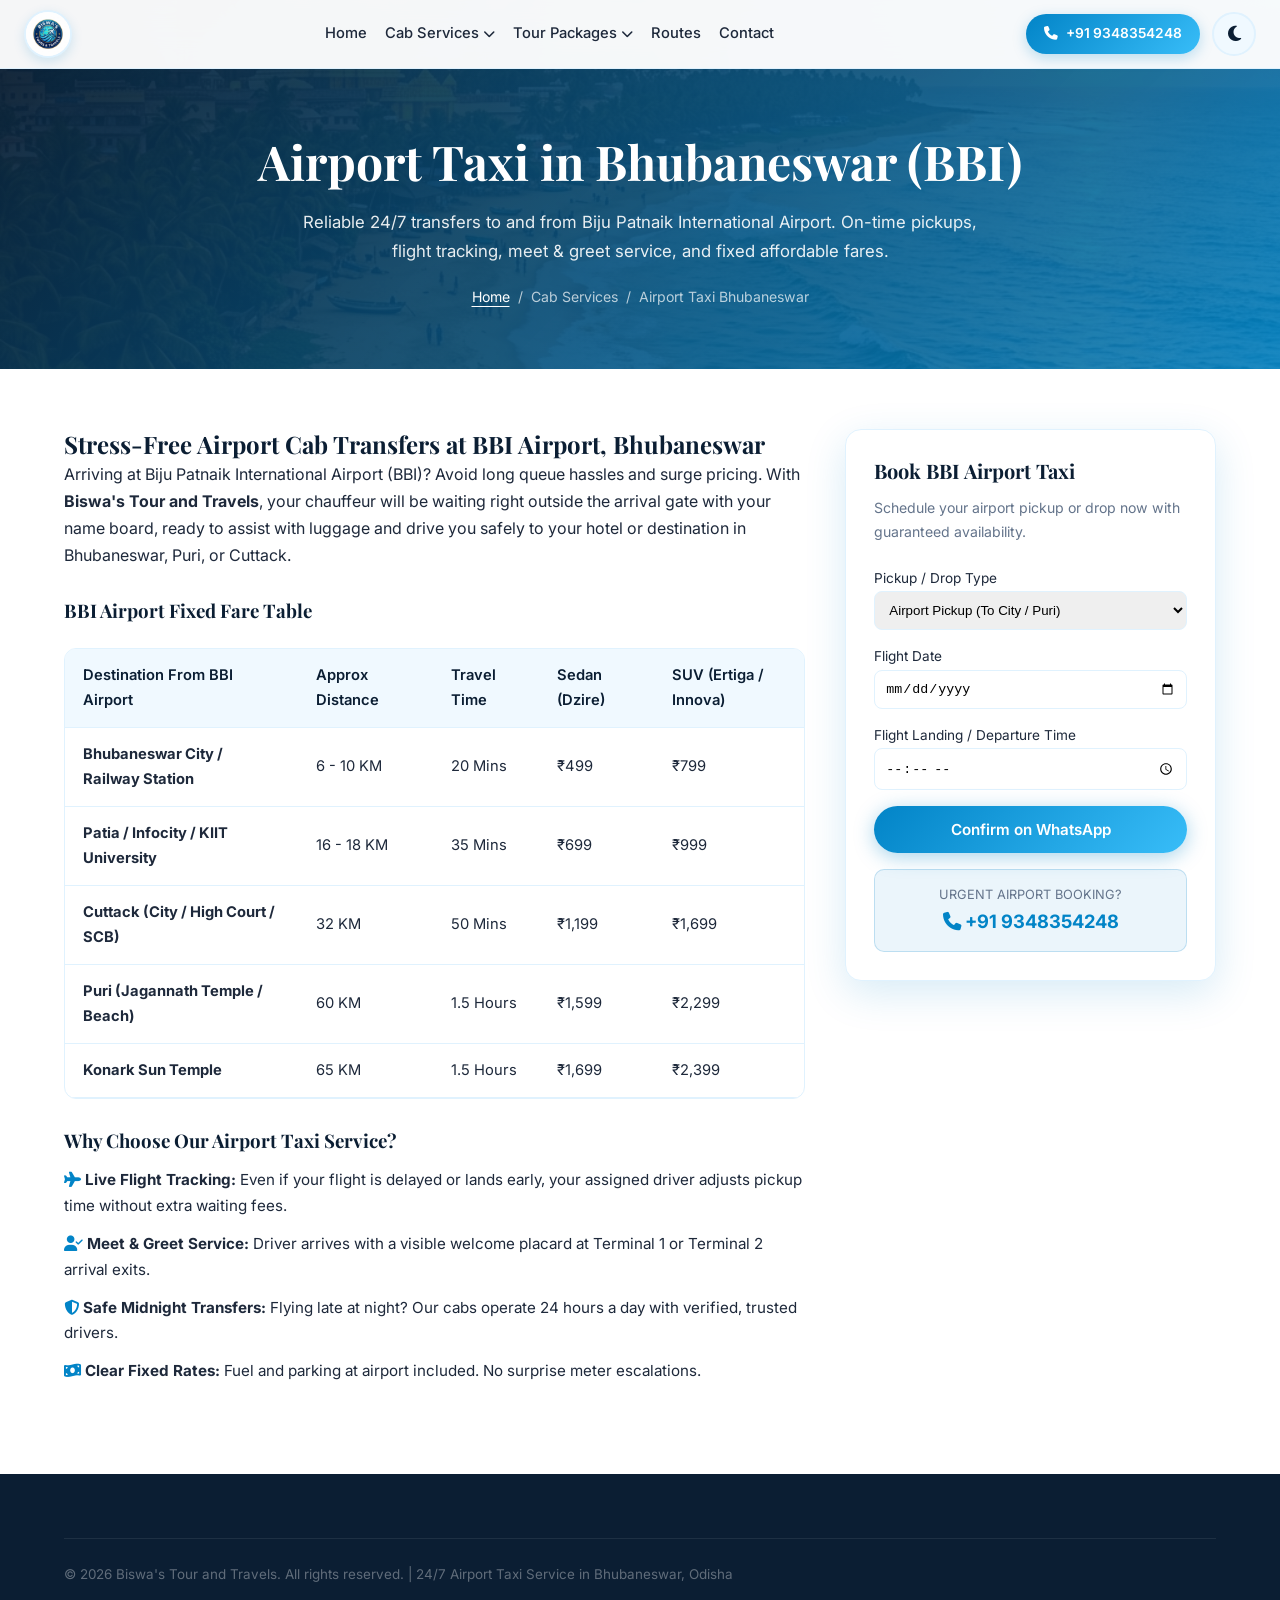
<file: airport-taxi-bhubaneswar.html>
<!DOCTYPE html>
<html lang="en">

<head>
  <meta charset="UTF-8">
  <meta name="viewport" content="width=device-width, initial-scale=1.0">
  <title>Airport Taxi Bhubaneswar | BBI Airport Cab Service - Biswa's Tour and Travels</title>
  <meta name="description"
    content="Reliable 24/7 airport taxi in Bhubaneswar by Biswa's Tour and Travels. On-time BBI airport pickup & drop, flight tracking, flat fares to Puri, Cuttack & hotels.">
  <meta name="keywords"
    content="airport taxi bhubaneswar, bbi airport cab, bhubaneswar airport pickup drop, taxi from bhubaneswar airport to puri, car rental bhubaneswar airport">
  <link rel="canonical" href="airport-taxi-bhubaneswar.html">
  <link rel="shortcut icon" href="./images/logo.png">
  <link rel="stylesheet" href="style.css">
  <link rel="stylesheet" href="https://cdnjs.cloudflare.com/ajax/libs/font-awesome/6.5.1/css/all.min.css">

  <script type="application/ld+json">
  {
    "@context": "https://schema.org",
    "@type": "Service",
    "name": "Bhubaneswar Airport Taxi Service",
    "provider": {
      "@type": "TaxiService",
      "name": "Biswa's Tour and Travels",
      "telephone": "+919348354248",
      "address": {
        "@type": "PostalAddress",
        "streetAddress": "District Centre, Chandrasekharpur",
        "addressLocality": "Bhubaneswar",
        "addressRegion": "Odisha",
        "postalCode": "751016",
        "addressCountry": "IN"
      }
    },
    "areaServed": "Biju Patnaik International Airport (BBI), Bhubaneswar",
    "description": "On-time airport transfers from Biju Patnaik International Airport (BBI) to Bhubaneswar city, Puri, Cuttack, and Odisha."
  }
  </script>
</head>

<body>
  <!-- NAVBAR -->
  <nav class="navbar scrolled" id="navbar">
    <div class="container">
      <a href="index.html" class="logo" aria-label="Biswa's Tour and Travels">
        <div class="logo-icon"><img src="./images/logo.png" alt="Biswa's Tour and Travels Emblem"></div>
      </a>
      
      <div class="nav-links" id="nav-links">
        <div class="mobile-nav-header">
          <div class="mobile-nav-brand">
            <div class="logo-icon"><img src="./images/logo.png" alt="Biswa's Tour and Travels"></div>
            <span>Biswa's Travels</span>
          </div>
          <button class="nav-close-btn" aria-label="Close menu">&times;</button>
        </div>

        <a href="index.html">Home</a>
        <div class="nav-dropdown">
          <a class="nav-dropdown-toggle">Cab Services <i class="fa-solid fa-chevron-down"></i></a>
          <div class="dropdown-menu">
            <a href="cab-booking-bhubaneswar.html"><i class="fa-solid fa-car"></i> Cab Booking</a>
            <a href="airport-taxi-bhubaneswar.html"><i class="fa-solid fa-plane-arrival"></i> Airport Taxi</a>
            <a href="outstation-cab-bhubaneswar.html"><i class="fa-solid fa-route"></i> Outstation Cab</a>
            <a href="local-sightseeing-bhubaneswar.html"><i class="fa-solid fa-camera"></i> Local Sightseeing</a>
          </div>
        </div>
        <div class="nav-dropdown">
          <a class="nav-dropdown-toggle">Tour Packages <i class="fa-solid fa-chevron-down"></i></a>
          <div class="dropdown-menu">
            <a href="puri-tour-package.html"><i class="fa-solid fa-om"></i> Puri Tour Package</a>
            <a href="konark-tour-package.html"><i class="fa-solid fa-sun"></i> Konark Tour Package</a>
            <a href="chilika-tour-package.html"><i class="fa-solid fa-water"></i> Chilika Lake Tour</a>
            <a href="daringbadi-tour-package.html"><i class="fa-solid fa-mountain"></i> Daringbadi Tour</a>
            <a href="simlipal-tour-package.html"><i class="fa-solid fa-paw"></i> Simlipal National Park</a>
          </div>
        </div>
        <a href="index.html#popular-routes">Routes</a>
        <a href="contact.html">Contact</a>

        <div class="mobile-nav-footer">
          <a href="tel:+919348354248" class="mobile-drawer-btn drawer-btn-call">
            <i class="fa-solid fa-phone"></i> Call (+91 9348354248)
          </a>
          <a href="https://wa.me/919348354248?text=Hello%20Biswa's%20Tour%20and%20Travels,%20I%20need%20a%20cab%20in%20Bhubaneswar." target="_blank" rel="noopener" class="mobile-drawer-btn drawer-btn-wa">
            <i class="fa-brands fa-whatsapp"></i> WhatsApp Booking
          </a>
        </div>
      </div>

      <div class="nav-actions">
        <a href="tel:+919348354248" class="nav-phone-btn"><i class="fa-solid fa-phone"></i> +91 9348354248</a>
        <button class="theme-toggle" id="theme-toggle" aria-label="Toggle dark mode">
          <i class="fa-solid fa-moon"></i><i class="fa-solid fa-sun"></i>
        </button>
        <button class="hamburger" id="hamburger" aria-label="Toggle menu">
          <span></span><span></span><span></span>
        </button>
      </div>
    </div>
  </nav>
  <div class="nav-overlay" id="nav-overlay"></div>

  <!-- PAGE HERO -->
  <section class="page-hero">
    <div class="container">
      <h1>Airport Taxi in Bhubaneswar (BBI)</h1>
      <p>Reliable 24/7 transfers to and from Biju Patnaik International Airport. On-time pickups, flight tracking, meet & greet service, and fixed affordable fares.</p>
      <div class="breadcrumbs">
        <a href="index.html">Home</a> <span>/</span> <span>Cab Services</span> <span>/</span> <span>Airport Taxi Bhubaneswar</span>
      </div>
    </div>
  </section>

  <!-- DETAILS CONTENT -->
  <section class="details-content">
    <div class="container">
      <div class="details-grid">
        <div class="details-main">
          <h2>Stress-Free Airport Cab Transfers at BBI Airport, Bhubaneswar</h2>
          <p>Arriving at Biju Patnaik International Airport (BBI)? Avoid long queue hassles and surge pricing. With <strong>Biswa's Tour and Travels</strong>, your chauffeur will be waiting right outside the arrival gate with your name board, ready to assist with luggage and drive you safely to your hotel or destination in Bhubaneswar, Puri, or Cuttack.</p>

          <h3 style="margin-top:30px; margin-bottom:14px;">BBI Airport Fixed Fare Table</h3>
          <div class="table-responsive">
            <table class="styled-table">
              <thead>
                <tr>
                  <th>Destination From BBI Airport</th>
                  <th>Approx Distance</th>
                  <th>Travel Time</th>
                  <th>Sedan (Dzire)</th>
                  <th>SUV (Ertiga / Innova)</th>
                </tr>
              </thead>
              <tbody>
                <tr>
                  <td><strong>Bhubaneswar City / Railway Station</strong></td>
                  <td>6 - 10 KM</td>
                  <td>20 Mins</td>
                  <td>₹499</td>
                  <td>₹799</td>
                </tr>
                <tr>
                  <td><strong>Patia / Infocity / KIIT University</strong></td>
                  <td>16 - 18 KM</td>
                  <td>35 Mins</td>
                  <td>₹699</td>
                  <td>₹999</td>
                </tr>
                <tr>
                  <td><strong>Cuttack (City / High Court / SCB)</strong></td>
                  <td>32 KM</td>
                  <td>50 Mins</td>
                  <td>₹1,199</td>
                  <td>₹1,699</td>
                </tr>
                <tr>
                  <td><strong>Puri (Jagannath Temple / Beach)</strong></td>
                  <td>60 KM</td>
                  <td>1.5 Hours</td>
                  <td>₹1,599</td>
                  <td>₹2,299</td>
                </tr>
                <tr>
                  <td><strong>Konark Sun Temple</strong></td>
                  <td>65 KM</td>
                  <td>1.5 Hours</td>
                  <td>₹1,699</td>
                  <td>₹2,399</td>
                </tr>
              </tbody>
            </table>
          </div>

          <h3 style="margin-top:30px; margin-bottom:14px;">Why Choose Our Airport Taxi Service?</h3>
          <ul style="display:flex; flex-direction:column; gap:12px; font-size:0.95rem; color:var(--text); margin-bottom:30px;">
            <li><i class="fa-solid fa-plane" style="color:var(--primary);"></i> <strong>Live Flight Tracking:</strong> Even if your flight is delayed or lands early, your assigned driver adjusts pickup time without extra waiting fees.</li>
            <li><i class="fa-solid fa-user-check" style="color:var(--primary);"></i> <strong>Meet & Greet Service:</strong> Driver arrives with a visible welcome placard at Terminal 1 or Terminal 2 arrival exits.</li>
            <li><i class="fa-solid fa-shield-halved" style="color:var(--primary);"></i> <strong>Safe Midnight Transfers:</strong> Flying late at night? Our cabs operate 24 hours a day with verified, trusted drivers.</li>
            <li><i class="fa-solid fa-money-bill-wave" style="color:var(--primary);"></i> <strong>Clear Fixed Rates:</strong> Fuel and parking at airport included. No surprise meter escalations.</li>
          </ul>
        </div>

        <!-- SIDEBAR -->
        <aside class="sidebar">
          <div class="sidebar-booking-card">
            <h3>Book BBI Airport Taxi</h3>
            <p>Schedule your airport pickup or drop now with guaranteed availability.</p>
            <form onsubmit="event.preventDefault(); window.open('https://wa.me/919348354248?text=' + encodeURIComponent('Hi Biswa\'s Tour and Travels, I need an Airport Taxi at Bhubaneswar (BBI) on ' + document.getElementById('air-date').value + ' for flight time ' + document.getElementById('air-time').value), '_blank');">
              <div class="form-group" style="margin-bottom:12px;">
                <label style="font-size:0.85rem;">Pickup / Drop Type</label>
                <select id="air-service" style="width:100%; padding:10px; border-radius:8px; border:1px solid var(--border);" required>
                  <option value="Airport Pickup">Airport Pickup (To City / Puri)</option>
                  <option value="Airport Drop">Airport Drop (From City / Hotels)</option>
                </select>
              </div>
              <div class="form-group" style="margin-bottom:12px;">
                <label style="font-size:0.85rem;">Flight Date</label>
                <input type="date" id="air-date" style="width:100%; padding:10px; border-radius:8px; border:1px solid var(--border);" required>
              </div>
              <div class="form-group" style="margin-bottom:16px;">
                <label style="font-size:0.85rem;">Flight Landing / Departure Time</label>
                <input type="time" id="air-time" style="width:100%; padding:10px; border-radius:8px; border:1px solid var(--border);" required>
              </div>
              <button type="submit" class="btn btn-primary" style="width:100%; justify-content:center;">Confirm on WhatsApp</button>
            </form>

            <div class="call-badge-box">
              <span>Urgent Airport Booking?</span>
              <a href="tel:+919348354248"><i class="fa-solid fa-phone"></i> +91 9348354248</a>
            </div>
          </div>
        </aside>
      </div>
    </div>
  </section>

  <!-- FOOTER -->
  <footer class="footer">
    <div class="container">
      <div class="footer-bottom">
        <p>&copy; 2026 Biswa's Tour and Travels. All rights reserved. | 24/7 Airport Taxi Service in Bhubaneswar, Odisha</p>
      </div>
    </div>
  </footer>

  <!-- Mobile Bottom Sticky Action Bar -->
  <div class="mobile-bottom-bar">
    <a href="tel:+919348354248" class="mobile-btn mobile-btn-call"><i class="fa-solid fa-phone"></i> Call Airport Desk</a>
    <a href="https://wa.me/919348354248?text=Hello Biswa's Tour and Travels, I need an airport taxi at BBI Airport Bhubaneswar." target="_blank" class="mobile-btn mobile-btn-wa"><i class="fa-brands fa-whatsapp"></i> WhatsApp</a>
  </div>

  <script src="script.js"></script>
</body>
</html>
</file>
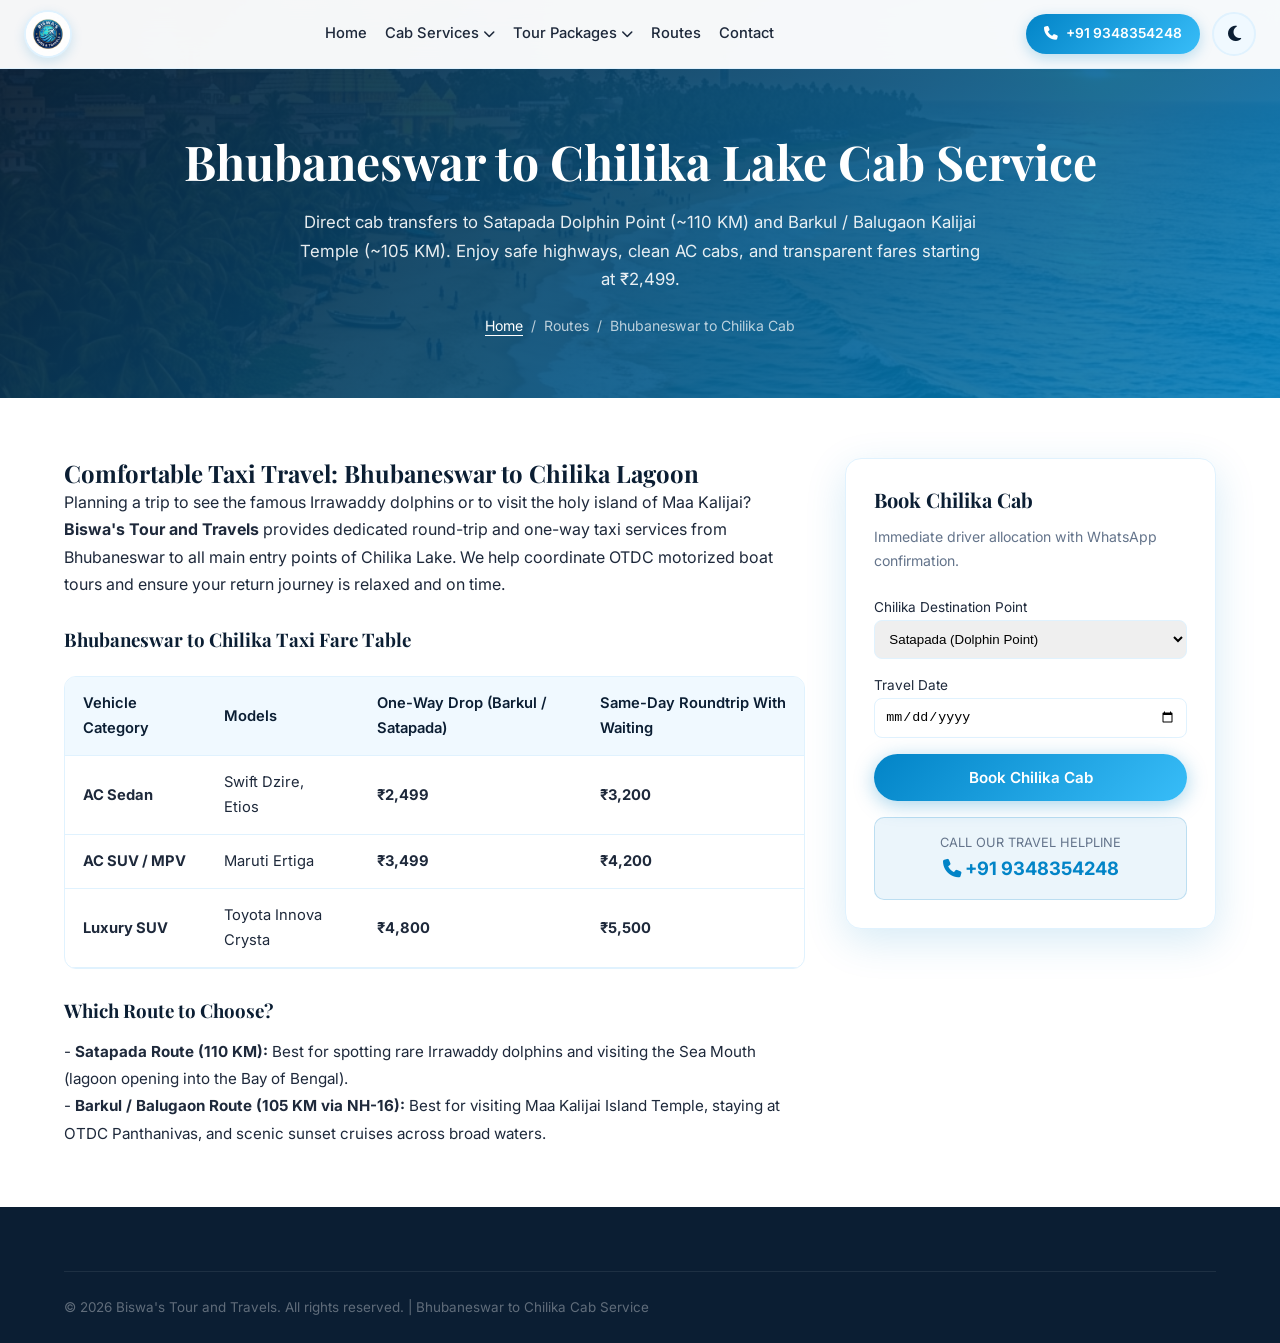
<file: bhubaneswar-to-chilika-cab.html>
<!DOCTYPE html>
<html lang="en">

<head>
  <meta charset="UTF-8">
  <meta name="viewport" content="width=device-width, initial-scale=1.0">
  <title>Bhubaneswar to Chilika Cab | Taxi Fare Starts @ ₹2,499 - Biswa's Travels</title>
  <meta name="description"
    content="Book Bhubaneswar to Chilika Lake cab at lowest taxi fare starting ₹2,499 with Biswa's Tour and Travels. Satapada dolphin point & Barkul Kalijai island taxi.">
  <meta name="keywords"
    content="bhubaneswar to chilika cab, bhubaneswar to satapada taxi, bhubaneswar to chilika lake cab fare, chilika taxi service odisha">
  <link rel="canonical" href="bhubaneswar-to-chilika-cab.html">
  <link rel="shortcut icon" href="./images/logo.png">
  <link rel="stylesheet" href="style.css">
  <link rel="stylesheet" href="https://cdnjs.cloudflare.com/ajax/libs/font-awesome/6.5.1/css/all.min.css">

  <script type="application/ld+json">
  {
    "@context": "https://schema.org",
    "@type": "Product",
    "name": "Bhubaneswar to Chilika Lake Cab Service",
    "image": "images/chilika.png",
    "description": "Affordable and reliable private cab service from Bhubaneswar to Chilika Lake (Satapada dolphin viewpoint and Barkul / Balugaon).",
    "brand": {
      "@type": "Brand",
      "name": "Biswa's Tour and Travels"
    },
    "offers": {
      "@type": "AggregateOffer",
      "lowPrice": "2499",
      "highPrice": "5500",
      "priceCurrency": "INR"
    }
  }
  </script>
</head>

<body>
  <!-- NAVBAR -->
  <nav class="navbar scrolled" id="navbar">
    <div class="container">
      <a href="index.html" class="logo" aria-label="Biswa's Tour and Travels">
        <div class="logo-icon"><img src="./images/logo.png" alt="Biswa's Tour and Travels Emblem"></div>
      </a>
      
      <div class="nav-links" id="nav-links">
        <div class="mobile-nav-header">
          <div class="mobile-nav-brand">
            <div class="logo-icon"><img src="./images/logo.png" alt="Biswa's Tour and Travels"></div>
            <span>Biswa's Travels</span>
          </div>
          <button class="nav-close-btn" aria-label="Close menu">&times;</button>
        </div>

        <a href="index.html">Home</a>
        <div class="nav-dropdown">
          <a class="nav-dropdown-toggle">Cab Services <i class="fa-solid fa-chevron-down"></i></a>
          <div class="dropdown-menu">
            <a href="cab-booking-bhubaneswar.html"><i class="fa-solid fa-car"></i> Cab Booking</a>
            <a href="airport-taxi-bhubaneswar.html"><i class="fa-solid fa-plane-arrival"></i> Airport Taxi</a>
            <a href="outstation-cab-bhubaneswar.html"><i class="fa-solid fa-route"></i> Outstation Cab</a>
            <a href="local-sightseeing-bhubaneswar.html"><i class="fa-solid fa-camera"></i> Local Sightseeing</a>
          </div>
        </div>
        <div class="nav-dropdown">
          <a class="nav-dropdown-toggle">Tour Packages <i class="fa-solid fa-chevron-down"></i></a>
          <div class="dropdown-menu">
            <a href="puri-tour-package.html"><i class="fa-solid fa-om"></i> Puri Tour Package</a>
            <a href="konark-tour-package.html"><i class="fa-solid fa-sun"></i> Konark Tour Package</a>
            <a href="chilika-tour-package.html"><i class="fa-solid fa-water"></i> Chilika Lake Tour</a>
            <a href="daringbadi-tour-package.html"><i class="fa-solid fa-mountain"></i> Daringbadi Tour</a>
            <a href="simlipal-tour-package.html"><i class="fa-solid fa-paw"></i> Simlipal National Park</a>
          </div>
        </div>
        <a href="index.html#popular-routes">Routes</a>
        <a href="contact.html">Contact</a>

        <div class="mobile-nav-footer">
          <a href="tel:+919348354248" class="mobile-drawer-btn drawer-btn-call">
            <i class="fa-solid fa-phone"></i> Call (+91 9348354248)
          </a>
          <a href="https://wa.me/919348354248?text=Hello%20Biswa's%20Tour%20and%20Travels,%20I%20need%20a%20cab%20in%20Bhubaneswar." target="_blank" rel="noopener" class="mobile-drawer-btn drawer-btn-wa">
            <i class="fa-brands fa-whatsapp"></i> WhatsApp Booking
          </a>
        </div>
      </div>

      <div class="nav-actions">
        <a href="tel:+919348354248" class="nav-phone-btn"><i class="fa-solid fa-phone"></i> +91 9348354248</a>
        <button class="theme-toggle" id="theme-toggle" aria-label="Toggle dark mode">
          <i class="fa-solid fa-moon"></i><i class="fa-solid fa-sun"></i>
        </button>
        <button class="hamburger" id="hamburger" aria-label="Toggle menu">
          <span></span><span></span><span></span>
        </button>
      </div>
    </div>
  </nav>
  <div class="nav-overlay" id="nav-overlay"></div>

  <!-- PAGE HERO -->
  <section class="page-hero">
    <div class="container">
      <h1>Bhubaneswar to Chilika Lake Cab Service</h1>
      <p>Direct cab transfers to Satapada Dolphin Point (~110 KM) and Barkul / Balugaon Kalijai Temple (~105 KM). Enjoy safe highways, clean AC cabs, and transparent fares starting at ₹2,499.</p>
      <div class="breadcrumbs">
        <a href="index.html">Home</a> <span>/</span> <span>Routes</span> <span>/</span> <span>Bhubaneswar to Chilika Cab</span>
      </div>
    </div>
  </section>

  <!-- DETAILS CONTENT -->
  <section class="details-content">
    <div class="container">
      <div class="details-grid">
        <div class="details-main">
          <h2>Comfortable Taxi Travel: Bhubaneswar to Chilika Lagoon</h2>
          <p>Planning a trip to see the famous Irrawaddy dolphins or to visit the holy island of Maa Kalijai? <strong>Biswa's Tour and Travels</strong> provides dedicated round-trip and one-way taxi services from Bhubaneswar to all main entry points of Chilika Lake. We help coordinate OTDC motorized boat tours and ensure your return journey is relaxed and on time.</p>

          <h3 style="margin-top:30px; margin-bottom:14px;">Bhubaneswar to Chilika Taxi Fare Table</h3>
          <div class="table-responsive">
            <table class="styled-table">
              <thead>
                <tr>
                  <th>Vehicle Category</th>
                  <th>Models</th>
                  <th>One-Way Drop (Barkul / Satapada)</th>
                  <th>Same-Day Roundtrip With Waiting</th>
                </tr>
              </thead>
              <tbody>
                <tr>
                  <td><strong>AC Sedan</strong></td>
                  <td>Swift Dzire, Etios</td>
                  <td><strong>₹2,499</strong></td>
                  <td><strong>₹3,200</strong></td>
                </tr>
                <tr>
                  <td><strong>AC SUV / MPV</strong></td>
                  <td>Maruti Ertiga</td>
                  <td><strong>₹3,499</strong></td>
                  <td><strong>₹4,200</strong></td>
                </tr>
                <tr>
                  <td><strong>Luxury SUV</strong></td>
                  <td>Toyota Innova Crysta</td>
                  <td><strong>₹4,800</strong></td>
                  <td><strong>₹5,500</strong></td>
                </tr>
              </tbody>
            </table>
          </div>

          <h3 style="margin-top:30px; margin-bottom:14px;">Which Route to Choose?</h3>
          <p style="font-size:0.95rem; color:var(--text); line-height:1.8;">
            - <strong>Satapada Route (110 KM):</strong> Best for spotting rare Irrawaddy dolphins and visiting the Sea Mouth (lagoon opening into the Bay of Bengal).<br>
            - <strong>Barkul / Balugaon Route (105 KM via NH-16):</strong> Best for visiting Maa Kalijai Island Temple, staying at OTDC Panthanivas, and scenic sunset cruises across broad waters.
          </p>
        </div>

        <!-- SIDEBAR -->
        <aside class="sidebar">
          <div class="sidebar-booking-card">
            <h3>Book Chilika Cab</h3>
            <p>Immediate driver allocation with WhatsApp confirmation.</p>
            <form onsubmit="event.preventDefault(); window.open('https://wa.me/919348354248?text=' + encodeURIComponent('Hi Biswa\'s Tour and Travels, I want to book a cab from Bhubaneswar to Chilika on ' + document.getElementById('bb-chili-date').value + ' for ' + document.getElementById('bb-chili-point').value), '_blank');">
              <div class="form-group" style="margin-bottom:12px;">
                <label style="font-size:0.85rem;">Chilika Destination Point</label>
                <select id="bb-chili-point" style="width:100%; padding:10px; border-radius:8px; border:1px solid var(--border);">
                  <option value="Satapada (Dolphin Point)">Satapada (Dolphin Point)</option>
                  <option value="Barkul (Kalijai Island)">Barkul (Kalijai Island)</option>
                  <option value="Mangalajodi (Birds)">Mangalajodi (Bird Sanctuary)</option>
                </select>
              </div>
              <div class="form-group" style="margin-bottom:16px;">
                <label style="font-size:0.85rem;">Travel Date</label>
                <input type="date" id="bb-chili-date" style="width:100%; padding:10px; border-radius:8px; border:1px solid var(--border);" required>
              </div>
              <button type="submit" class="btn btn-primary" style="width:100%; justify-content:center;">Book Chilika Cab</button>
            </form>

            <div class="call-badge-box">
              <span>Call Our Travel Helpline</span>
              <a href="tel:+919348354248"><i class="fa-solid fa-phone"></i> +91 9348354248</a>
            </div>
          </div>
        </aside>
      </div>
    </div>
  </section>

  <!-- FOOTER -->
  <footer class="footer">
    <div class="container">
      <div class="footer-bottom">
        <p>&copy; 2026 Biswa's Tour and Travels. All rights reserved. | Bhubaneswar to Chilika Cab Service</p>
      </div>
    </div>
  </footer>

  <!-- Mobile Bottom Sticky Action Bar -->
  <div class="mobile-bottom-bar">
    <a href="tel:+919348354248" class="mobile-btn mobile-btn-call"><i class="fa-solid fa-phone"></i> Call for Chilika Cab</a>
    <a href="https://wa.me/919348354248?text=Hello Biswa's Tour and Travels, I want to book a Bhubaneswar to Chilika cab." target="_blank" class="mobile-btn mobile-btn-wa"><i class="fa-brands fa-whatsapp"></i> WhatsApp</a>
  </div>

  <script src="script.js"></script>
</body>
</html>
</file>
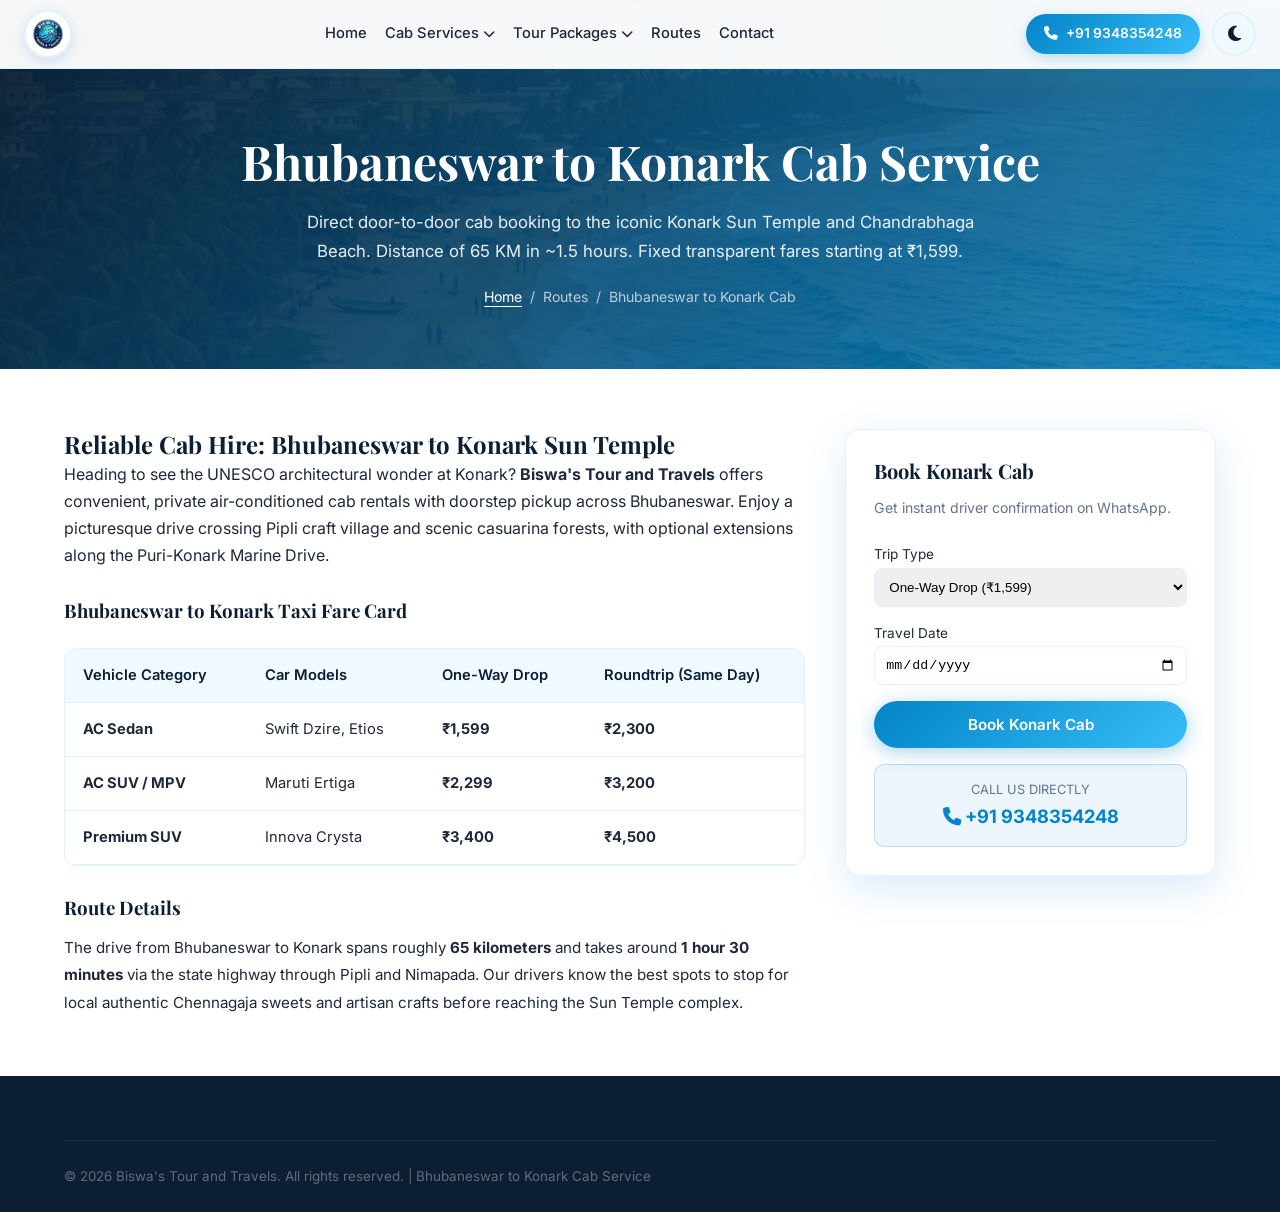
<file: bhubaneswar-to-konark-cab.html>
<!DOCTYPE html>
<html lang="en">

<head>
  <meta charset="UTF-8">
  <meta name="viewport" content="width=device-width, initial-scale=1.0">
  <title>Bhubaneswar to Konark Cab | Taxi Fare Starts @ ₹1,599 - Biswa's Travels</title>
  <meta name="description"
    content="Book Bhubaneswar to Konark cab at best taxi fare starting ₹1,599 with Biswa's Tour and Travels. Direct Sun Temple & Chandrabhaga Beach taxi, clean AC cars.">
  <meta name="keywords"
    content="bhubaneswar to konark cab, bhubaneswar to konark taxi fare, cab from bhubaneswar airport to konark, konark sun temple car rental">
  <link rel="canonical" href="bhubaneswar-to-konark-cab.html">
  <link rel="shortcut icon" href="./images/logo.png">
  <link rel="stylesheet" href="style.css">
  <link rel="stylesheet" href="https://cdnjs.cloudflare.com/ajax/libs/font-awesome/6.5.1/css/all.min.css">

  <script type="application/ld+json">
  {
    "@context": "https://schema.org",
    "@type": "Product",
    "name": "Bhubaneswar to Konark Cab Service",
    "image": "images/konarak.jpg",
    "description": "Affordable and reliable private cab service from Bhubaneswar to UNESCO Konark Sun Temple and Chandrabhaga Beach.",
    "brand": {
      "@type": "Brand",
      "name": "Biswa's Tour and Travels"
    },
    "offers": {
      "@type": "AggregateOffer",
      "lowPrice": "1599",
      "highPrice": "3500",
      "priceCurrency": "INR"
    }
  }
  </script>
</head>

<body>
  <!-- NAVBAR -->
  <nav class="navbar scrolled" id="navbar">
    <div class="container">
      <a href="index.html" class="logo" aria-label="Biswa's Tour and Travels">
        <div class="logo-icon"><img src="./images/logo.png" alt="Biswa's Tour and Travels Emblem"></div>
      </a>
      
      <div class="nav-links" id="nav-links">
        <div class="mobile-nav-header">
          <div class="mobile-nav-brand">
            <div class="logo-icon"><img src="./images/logo.png" alt="Biswa's Tour and Travels"></div>
            <span>Biswa's Travels</span>
          </div>
          <button class="nav-close-btn" aria-label="Close menu">&times;</button>
        </div>

        <a href="index.html">Home</a>
        <div class="nav-dropdown">
          <a class="nav-dropdown-toggle">Cab Services <i class="fa-solid fa-chevron-down"></i></a>
          <div class="dropdown-menu">
            <a href="cab-booking-bhubaneswar.html"><i class="fa-solid fa-car"></i> Cab Booking</a>
            <a href="airport-taxi-bhubaneswar.html"><i class="fa-solid fa-plane-arrival"></i> Airport Taxi</a>
            <a href="outstation-cab-bhubaneswar.html"><i class="fa-solid fa-route"></i> Outstation Cab</a>
            <a href="local-sightseeing-bhubaneswar.html"><i class="fa-solid fa-camera"></i> Local Sightseeing</a>
          </div>
        </div>
        <div class="nav-dropdown">
          <a class="nav-dropdown-toggle">Tour Packages <i class="fa-solid fa-chevron-down"></i></a>
          <div class="dropdown-menu">
            <a href="puri-tour-package.html"><i class="fa-solid fa-om"></i> Puri Tour Package</a>
            <a href="konark-tour-package.html"><i class="fa-solid fa-sun"></i> Konark Tour Package</a>
            <a href="chilika-tour-package.html"><i class="fa-solid fa-water"></i> Chilika Lake Tour</a>
            <a href="daringbadi-tour-package.html"><i class="fa-solid fa-mountain"></i> Daringbadi Tour</a>
            <a href="simlipal-tour-package.html"><i class="fa-solid fa-paw"></i> Simlipal National Park</a>
          </div>
        </div>
        <a href="index.html#popular-routes">Routes</a>
        <a href="contact.html">Contact</a>

        <div class="mobile-nav-footer">
          <a href="tel:+919348354248" class="mobile-drawer-btn drawer-btn-call">
            <i class="fa-solid fa-phone"></i> Call (+91 9348354248)
          </a>
          <a href="https://wa.me/919348354248?text=Hello%20Biswa's%20Tour%20and%20Travels,%20I%20need%20a%20cab%20in%20Bhubaneswar." target="_blank" rel="noopener" class="mobile-drawer-btn drawer-btn-wa">
            <i class="fa-brands fa-whatsapp"></i> WhatsApp Booking
          </a>
        </div>
      </div>

      <div class="nav-actions">
        <a href="tel:+919348354248" class="nav-phone-btn"><i class="fa-solid fa-phone"></i> +91 9348354248</a>
        <button class="theme-toggle" id="theme-toggle" aria-label="Toggle dark mode">
          <i class="fa-solid fa-moon"></i><i class="fa-solid fa-sun"></i>
        </button>
        <button class="hamburger" id="hamburger" aria-label="Toggle menu">
          <span></span><span></span><span></span>
        </button>
      </div>
    </div>
  </nav>
  <div class="nav-overlay" id="nav-overlay"></div>

  <!-- PAGE HERO -->
  <section class="page-hero">
    <div class="container">
      <h1>Bhubaneswar to Konark Cab Service</h1>
      <p>Direct door-to-door cab booking to the iconic Konark Sun Temple and Chandrabhaga Beach. Distance of 65 KM in ~1.5 hours. Fixed transparent fares starting at ₹1,599.</p>
      <div class="breadcrumbs">
        <a href="index.html">Home</a> <span>/</span> <span>Routes</span> <span>/</span> <span>Bhubaneswar to Konark Cab</span>
      </div>
    </div>
  </section>

  <!-- DETAILS CONTENT -->
  <section class="details-content">
    <div class="container">
      <div class="details-grid">
        <div class="details-main">
          <h2>Reliable Cab Hire: Bhubaneswar to Konark Sun Temple</h2>
          <p>Heading to see the UNESCO architectural wonder at Konark? <strong>Biswa's Tour and Travels</strong> offers convenient, private air-conditioned cab rentals with doorstep pickup across Bhubaneswar. Enjoy a picturesque drive crossing Pipli craft village and scenic casuarina forests, with optional extensions along the Puri-Konark Marine Drive.</p>

          <h3 style="margin-top:30px; margin-bottom:14px;">Bhubaneswar to Konark Taxi Fare Card</h3>
          <div class="table-responsive">
            <table class="styled-table">
              <thead>
                <tr>
                  <th>Vehicle Category</th>
                  <th>Car Models</th>
                  <th>One-Way Drop</th>
                  <th>Roundtrip (Same Day)</th>
                </tr>
              </thead>
              <tbody>
                <tr>
                  <td><strong>AC Sedan</strong></td>
                  <td>Swift Dzire, Etios</td>
                  <td><strong>₹1,599</strong></td>
                  <td><strong>₹2,300</strong></td>
                </tr>
                <tr>
                  <td><strong>AC SUV / MPV</strong></td>
                  <td>Maruti Ertiga</td>
                  <td><strong>₹2,299</strong></td>
                  <td><strong>₹3,200</strong></td>
                </tr>
                <tr>
                  <td><strong>Premium SUV</strong></td>
                  <td>Innova Crysta</td>
                  <td><strong>₹3,400</strong></td>
                  <td><strong>₹4,500</strong></td>
                </tr>
              </tbody>
            </table>
          </div>

          <h3 style="margin-top:30px; margin-bottom:14px;">Route Details</h3>
          <p style="font-size:0.95rem; color:var(--text); line-height:1.8;">
            The drive from Bhubaneswar to Konark spans roughly <strong>65 kilometers</strong> and takes around <strong>1 hour 30 minutes</strong> via the state highway through Pipli and Nimapada. Our drivers know the best spots to stop for local authentic Chennagaja sweets and artisan crafts before reaching the Sun Temple complex.
          </p>
        </div>

        <!-- SIDEBAR -->
        <aside class="sidebar">
          <div class="sidebar-booking-card">
            <h3>Book Konark Cab</h3>
            <p>Get instant driver confirmation on WhatsApp.</p>
            <form onsubmit="event.preventDefault(); window.open('https://wa.me/919348354248?text=' + encodeURIComponent('Hi Biswa\'s Tour and Travels, I want to book a cab from Bhubaneswar to Konark on ' + document.getElementById('bb-konark-date').value), '_blank');">
              <div class="form-group" style="margin-bottom:12px;">
                <label style="font-size:0.85rem;">Trip Type</label>
                <select style="width:100%; padding:10px; border-radius:8px; border:1px solid var(--border);">
                  <option value="One-Way to Konark">One-Way Drop (₹1,599)</option>
                  <option value="Roundtrip Same Day">Roundtrip Same Day (₹2,300)</option>
                  <option value="Konark + Puri Marine Drive">Konark + Puri Marine Drive (₹2,800)</option>
                </select>
              </div>
              <div class="form-group" style="margin-bottom:16px;">
                <label style="font-size:0.85rem;">Travel Date</label>
                <input type="date" id="bb-konark-date" style="width:100%; padding:10px; border-radius:8px; border:1px solid var(--border);" required>
              </div>
              <button type="submit" class="btn btn-primary" style="width:100%; justify-content:center;">Book Konark Cab</button>
            </form>

            <div class="call-badge-box">
              <span>Call Us Directly</span>
              <a href="tel:+919348354248"><i class="fa-solid fa-phone"></i> +91 9348354248</a>
            </div>
          </div>
        </aside>
      </div>
    </div>
  </section>

  <!-- FOOTER -->
  <footer class="footer">
    <div class="container">
      <div class="footer-bottom">
        <p>&copy; 2026 Biswa's Tour and Travels. All rights reserved. | Bhubaneswar to Konark Cab Service</p>
      </div>
    </div>
  </footer>

  <!-- Mobile Bottom Sticky Action Bar -->
  <div class="mobile-bottom-bar">
    <a href="tel:+919348354248" class="mobile-btn mobile-btn-call"><i class="fa-solid fa-phone"></i> Call Now</a>
    <a href="https://wa.me/919348354248?text=Hello Biswa's Tour and Travels, I want to book a Bhubaneswar to Konark cab." target="_blank" class="mobile-btn mobile-btn-wa"><i class="fa-brands fa-whatsapp"></i> WhatsApp</a>
  </div>

  <script src="script.js"></script>
</body>
</html>
</file>
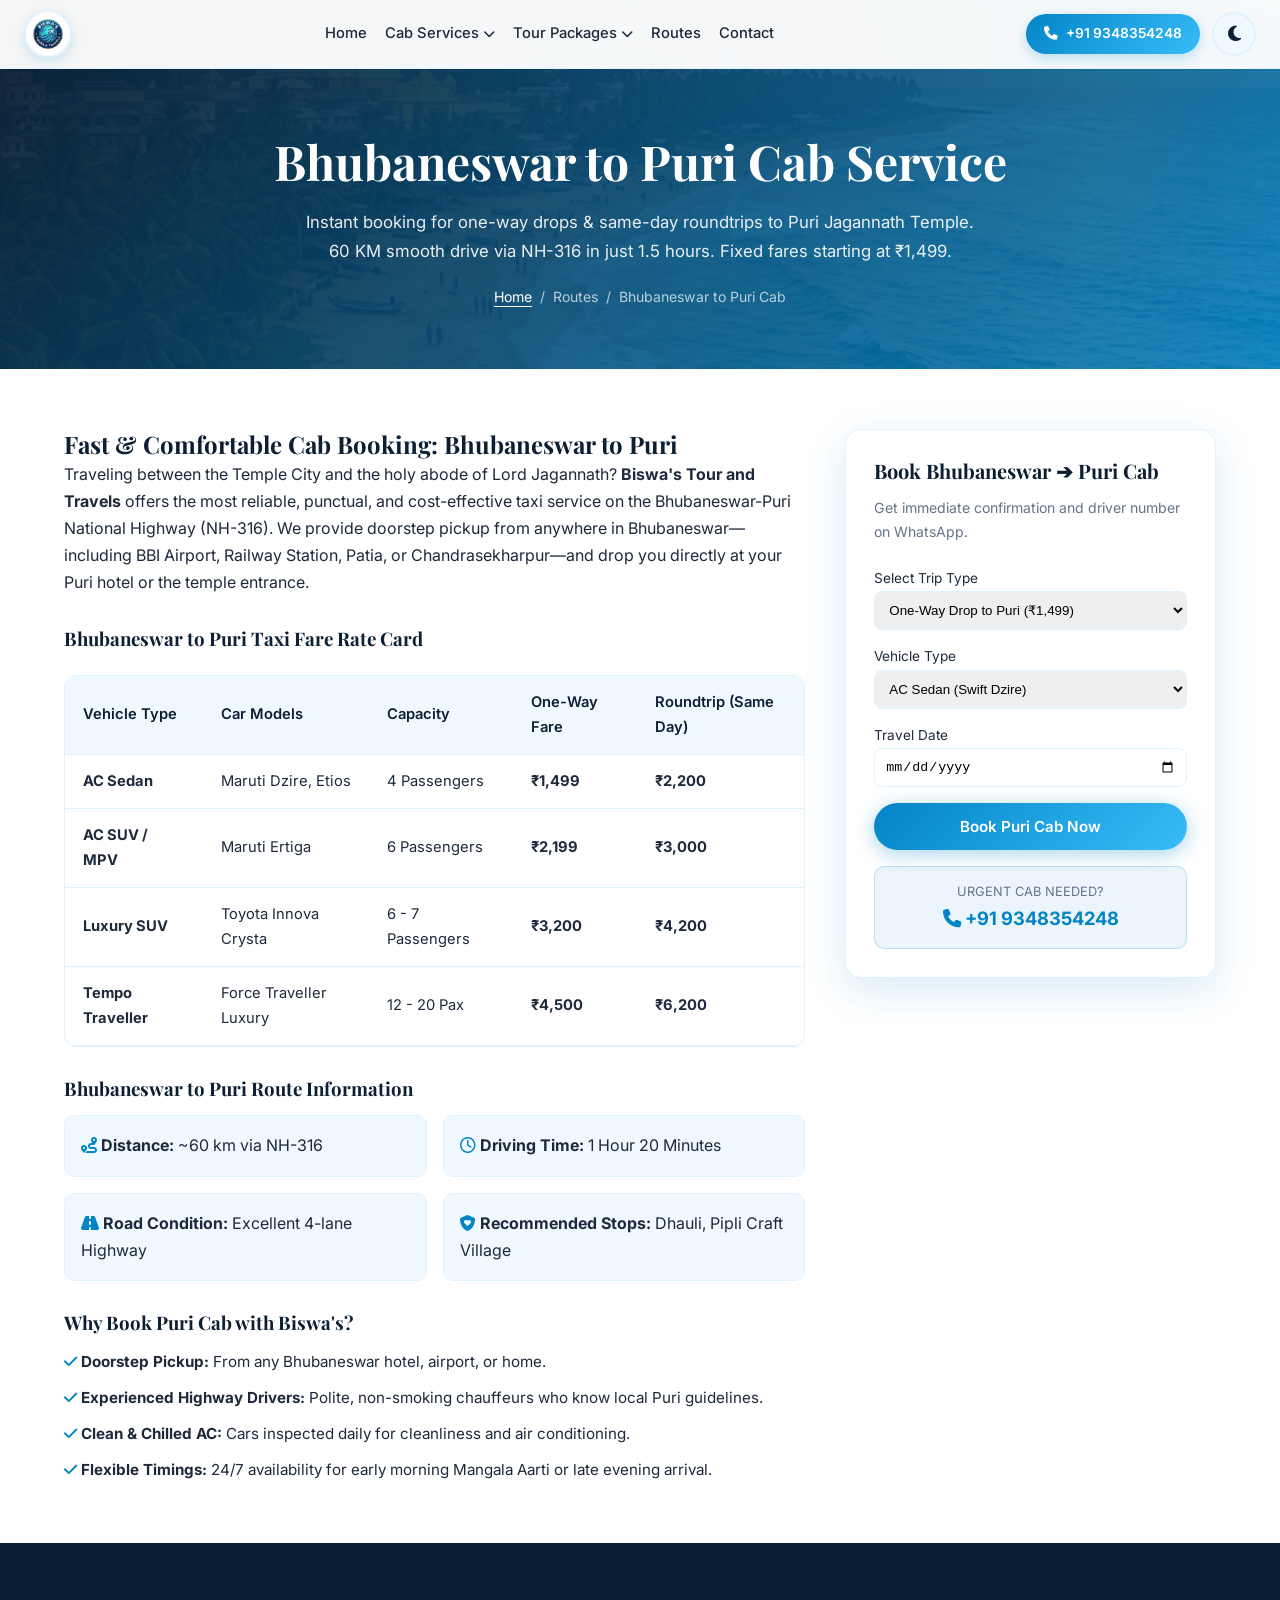
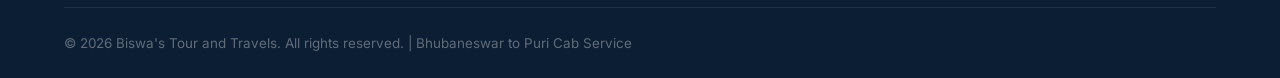
<file: bhubaneswar-to-puri-cab.html>
<!DOCTYPE html>
<html lang="en">

<head>
  <meta charset="UTF-8">
  <meta name="viewport" content="width=device-width, initial-scale=1.0">
  <title>Bhubaneswar to Puri Cab | Taxi Fare Starts @ ₹1,499 - Biswa's Travels</title>
  <meta name="description"
    content="Book Bhubaneswar to Puri cab at lowest taxi fare starting ₹1,499 with Biswa's Tour and Travels. One-way drop, roundtrip darshan taxi, sanitized AC Dzire & Ertiga.">
  <meta name="keywords"
    content="bhubaneswar to puri cab, bhubaneswar to puri taxi fare, cab from bhubaneswar airport to puri, car rental bhubaneswar to puri, one way taxi bhubaneswar to puri">
  <link rel="canonical" href="bhubaneswar-to-puri-cab.html">
  <link rel="shortcut icon" href="./images/logo.png">
  <link rel="stylesheet" href="style.css">
  <link rel="stylesheet" href="https://cdnjs.cloudflare.com/ajax/libs/font-awesome/6.5.1/css/all.min.css">

  <script type="application/ld+json">
  {
    "@context": "https://schema.org",
    "@type": "Product",
    "name": "Bhubaneswar to Puri Cab Service",
    "image": "images/puri img.png",
    "description": "Affordable and reliable private cab service from Bhubaneswar city or BBI Airport to Puri Jagannath Temple and Beach.",
    "brand": {
      "@type": "Brand",
      "name": "Biswa's Tour and Travels"
    },
    "offers": {
      "@type": "AggregateOffer",
      "lowPrice": "1499",
      "highPrice": "3200",
      "priceCurrency": "INR"
    }
  }
  </script>
</head>

<body>
  <!-- NAVBAR -->
  <nav class="navbar scrolled" id="navbar">
    <div class="container">
      <a href="index.html" class="logo" aria-label="Biswa's Tour and Travels">
        <div class="logo-icon"><img src="./images/logo.png" alt="Biswa's Tour and Travels Emblem"></div>
      </a>
      
      <div class="nav-links" id="nav-links">
        <div class="mobile-nav-header">
          <div class="mobile-nav-brand">
            <div class="logo-icon"><img src="./images/logo.png" alt="Biswa's Tour and Travels"></div>
            <span>Biswa's Travels</span>
          </div>
          <button class="nav-close-btn" aria-label="Close menu">&times;</button>
        </div>

        <a href="index.html">Home</a>
        <div class="nav-dropdown">
          <a class="nav-dropdown-toggle">Cab Services <i class="fa-solid fa-chevron-down"></i></a>
          <div class="dropdown-menu">
            <a href="cab-booking-bhubaneswar.html"><i class="fa-solid fa-car"></i> Cab Booking</a>
            <a href="airport-taxi-bhubaneswar.html"><i class="fa-solid fa-plane-arrival"></i> Airport Taxi</a>
            <a href="outstation-cab-bhubaneswar.html"><i class="fa-solid fa-route"></i> Outstation Cab</a>
            <a href="local-sightseeing-bhubaneswar.html"><i class="fa-solid fa-camera"></i> Local Sightseeing</a>
          </div>
        </div>
        <div class="nav-dropdown">
          <a class="nav-dropdown-toggle">Tour Packages <i class="fa-solid fa-chevron-down"></i></a>
          <div class="dropdown-menu">
            <a href="puri-tour-package.html"><i class="fa-solid fa-om"></i> Puri Tour Package</a>
            <a href="konark-tour-package.html"><i class="fa-solid fa-sun"></i> Konark Tour Package</a>
            <a href="chilika-tour-package.html"><i class="fa-solid fa-water"></i> Chilika Lake Tour</a>
            <a href="daringbadi-tour-package.html"><i class="fa-solid fa-mountain"></i> Daringbadi Tour</a>
            <a href="simlipal-tour-package.html"><i class="fa-solid fa-paw"></i> Simlipal National Park</a>
          </div>
        </div>
        <a href="index.html#popular-routes">Routes</a>
        <a href="contact.html">Contact</a>

        <div class="mobile-nav-footer">
          <a href="tel:+919348354248" class="mobile-drawer-btn drawer-btn-call">
            <i class="fa-solid fa-phone"></i> Call (+91 9348354248)
          </a>
          <a href="https://wa.me/919348354248?text=Hello%20Biswa's%20Tour%20and%20Travels,%20I%20need%20a%20cab%20in%20Bhubaneswar." target="_blank" rel="noopener" class="mobile-drawer-btn drawer-btn-wa">
            <i class="fa-brands fa-whatsapp"></i> WhatsApp Booking
          </a>
        </div>
      </div>

      <div class="nav-actions">
        <a href="tel:+919348354248" class="nav-phone-btn"><i class="fa-solid fa-phone"></i> +91 9348354248</a>
        <button class="theme-toggle" id="theme-toggle" aria-label="Toggle dark mode">
          <i class="fa-solid fa-moon"></i><i class="fa-solid fa-sun"></i>
        </button>
        <button class="hamburger" id="hamburger" aria-label="Toggle menu">
          <span></span><span></span><span></span>
        </button>
      </div>
    </div>
  </nav>
  <div class="nav-overlay" id="nav-overlay"></div>

  <!-- PAGE HERO -->
  <section class="page-hero">
    <div class="container">
      <h1>Bhubaneswar to Puri Cab Service</h1>
      <p>Instant booking for one-way drops & same-day roundtrips to Puri Jagannath Temple. 60 KM smooth drive via NH-316 in just 1.5 hours. Fixed fares starting at ₹1,499.</p>
      <div class="breadcrumbs">
        <a href="index.html">Home</a> <span>/</span> <span>Routes</span> <span>/</span> <span>Bhubaneswar to Puri Cab</span>
      </div>
    </div>
  </section>

  <!-- DETAILS CONTENT -->
  <section class="details-content">
    <div class="container">
      <div class="details-grid">
        <div class="details-main">
          <h2>Fast & Comfortable Cab Booking: Bhubaneswar to Puri</h2>
          <p>Traveling between the Temple City and the holy abode of Lord Jagannath? <strong>Biswa's Tour and Travels</strong> offers the most reliable, punctual, and cost-effective taxi service on the Bhubaneswar-Puri National Highway (NH-316). We provide doorstep pickup from anywhere in Bhubaneswar—including BBI Airport, Railway Station, Patia, or Chandrasekharpur—and drop you directly at your Puri hotel or the temple entrance.</p>

          <h3 style="margin-top:30px; margin-bottom:14px;">Bhubaneswar to Puri Taxi Fare Rate Card</h3>
          <div class="table-responsive">
            <table class="styled-table">
              <thead>
                <tr>
                  <th>Vehicle Type</th>
                  <th>Car Models</th>
                  <th>Capacity</th>
                  <th>One-Way Fare</th>
                  <th>Roundtrip (Same Day)</th>
                </tr>
              </thead>
              <tbody>
                <tr>
                  <td><strong>AC Sedan</strong></td>
                  <td>Maruti Dzire, Etios</td>
                  <td>4 Passengers</td>
                  <td><strong>₹1,499</strong></td>
                  <td><strong>₹2,200</strong></td>
                </tr>
                <tr>
                  <td><strong>AC SUV / MPV</strong></td>
                  <td>Maruti Ertiga</td>
                  <td>6 Passengers</td>
                  <td><strong>₹2,199</strong></td>
                  <td><strong>₹3,000</strong></td>
                </tr>
                <tr>
                  <td><strong>Luxury SUV</strong></td>
                  <td>Toyota Innova Crysta</td>
                  <td>6 - 7 Passengers</td>
                  <td><strong>₹3,200</strong></td>
                  <td><strong>₹4,200</strong></td>
                </tr>
                <tr>
                  <td><strong>Tempo Traveller</strong></td>
                  <td>Force Traveller Luxury</td>
                  <td>12 - 20 Pax</td>
                  <td><strong>₹4,500</strong></td>
                  <td><strong>₹6,200</strong></td>
                </tr>
              </tbody>
            </table>
          </div>

          <h3 style="margin-top:30px; margin-bottom:14px;">Bhubaneswar to Puri Route Information</h3>
          <div style="display:grid; grid-template-columns:1fr 1fr; gap:16px; margin-bottom:24px;">
            <div style="background:var(--off-white); padding:16px; border-radius:10px; border:1px solid var(--border);">
              <strong><i class="fa-solid fa-route" style="color:var(--primary);"></i> Distance:</strong> ~60 km via NH-316
            </div>
            <div style="background:var(--off-white); padding:16px; border-radius:10px; border:1px solid var(--border);">
              <strong><i class="fa-regular fa-clock" style="color:var(--primary);"></i> Driving Time:</strong> 1 Hour 20 Minutes
            </div>
            <div style="background:var(--off-white); padding:16px; border-radius:10px; border:1px solid var(--border);">
              <strong><i class="fa-solid fa-road" style="color:var(--primary);"></i> Road Condition:</strong> Excellent 4-lane Highway
            </div>
            <div style="background:var(--off-white); padding:16px; border-radius:10px; border:1px solid var(--border);">
              <strong><i class="fa-solid fa-shield-heart" style="color:var(--primary);"></i> Recommended Stops:</strong> Dhauli, Pipli Craft Village
            </div>
          </div>

          <h3 style="margin-top:30px; margin-bottom:14px;">Why Book Puri Cab with Biswa's?</h3>
          <ul style="display:flex; flex-direction:column; gap:10px; font-size:0.95rem; color:var(--text); line-height:1.7;">
            <li><i class="fa-solid fa-check" style="color:var(--primary);"></i> <strong>Doorstep Pickup:</strong> From any Bhubaneswar hotel, airport, or home.</li>
            <li><i class="fa-solid fa-check" style="color:var(--primary);"></i> <strong>Experienced Highway Drivers:</strong> Polite, non-smoking chauffeurs who know local Puri guidelines.</li>
            <li><i class="fa-solid fa-check" style="color:var(--primary);"></i> <strong>Clean & Chilled AC:</strong> Cars inspected daily for cleanliness and air conditioning.</li>
            <li><i class="fa-solid fa-check" style="color:var(--primary);"></i> <strong>Flexible Timings:</strong> 24/7 availability for early morning Mangala Aarti or late evening arrival.</li>
          </ul>
        </div>

        <!-- SIDEBAR -->
        <aside class="sidebar">
          <div class="sidebar-booking-card">
            <h3>Book Bhubaneswar ➔ Puri Cab</h3>
            <p>Get immediate confirmation and driver number on WhatsApp.</p>
            <form onsubmit="event.preventDefault(); window.open('https://wa.me/919348354248?text=' + encodeURIComponent('Hi Biswa\'s Tour and Travels, I want to book a cab from Bhubaneswar to Puri on ' + document.getElementById('bb-puri-date').value + ' (' + document.getElementById('bb-puri-trip').value + ').'), '_blank');">
              <div class="form-group" style="margin-bottom:12px;">
                <label style="font-size:0.85rem;">Select Trip Type</label>
                <select id="bb-puri-trip" style="width:100%; padding:10px; border-radius:8px; border:1px solid var(--border);">
                  <option value="One-Way to Puri">One-Way Drop to Puri (₹1,499)</option>
                  <option value="Roundtrip Same Day">Roundtrip Same Day (₹2,200)</option>
                  <option value="Puri + Konark Combo">Puri + Konark Combo (₹2,800)</option>
                </select>
              </div>
              <div class="form-group" style="margin-bottom:12px;">
                <label style="font-size:0.85rem;">Vehicle Type</label>
                <select style="width:100%; padding:10px; border-radius:8px; border:1px solid var(--border);">
                  <option value="AC Sedan (Dzire)">AC Sedan (Swift Dzire)</option>
                  <option value="AC SUV (Ertiga)">AC SUV (Maruti Ertiga)</option>
                  <option value="Innova Crysta">Toyota Innova Crysta</option>
                </select>
              </div>
              <div class="form-group" style="margin-bottom:16px;">
                <label style="font-size:0.85rem;">Travel Date</label>
                <input type="date" id="bb-puri-date" style="width:100%; padding:10px; border-radius:8px; border:1px solid var(--border);" required>
              </div>
              <button type="submit" class="btn btn-primary" style="width:100%; justify-content:center;">Book Puri Cab Now</button>
            </form>

            <div class="call-badge-box">
              <span>Urgent Cab Needed?</span>
              <a href="tel:+919348354248"><i class="fa-solid fa-phone"></i> +91 9348354248</a>
            </div>
          </div>
        </aside>
      </div>
    </div>
  </section>

  <!-- FOOTER -->
  <footer class="footer">
    <div class="container">
      <div class="footer-bottom">
        <p>&copy; 2026 Biswa's Tour and Travels. All rights reserved. | Bhubaneswar to Puri Cab Service</p>
      </div>
    </div>
  </footer>

  <!-- Mobile Bottom Sticky Action Bar -->
  <div class="mobile-bottom-bar">
    <a href="tel:+919348354248" class="mobile-btn mobile-btn-call"><i class="fa-solid fa-phone"></i> Call for Puri Cab</a>
    <a href="https://wa.me/919348354248?text=Hello Biswa's Tour and Travels, I want to book a Bhubaneswar to Puri cab." target="_blank" class="mobile-btn mobile-btn-wa"><i class="fa-brands fa-whatsapp"></i> WhatsApp</a>
  </div>

  <script src="script.js"></script>
</body>
</html>
</file>
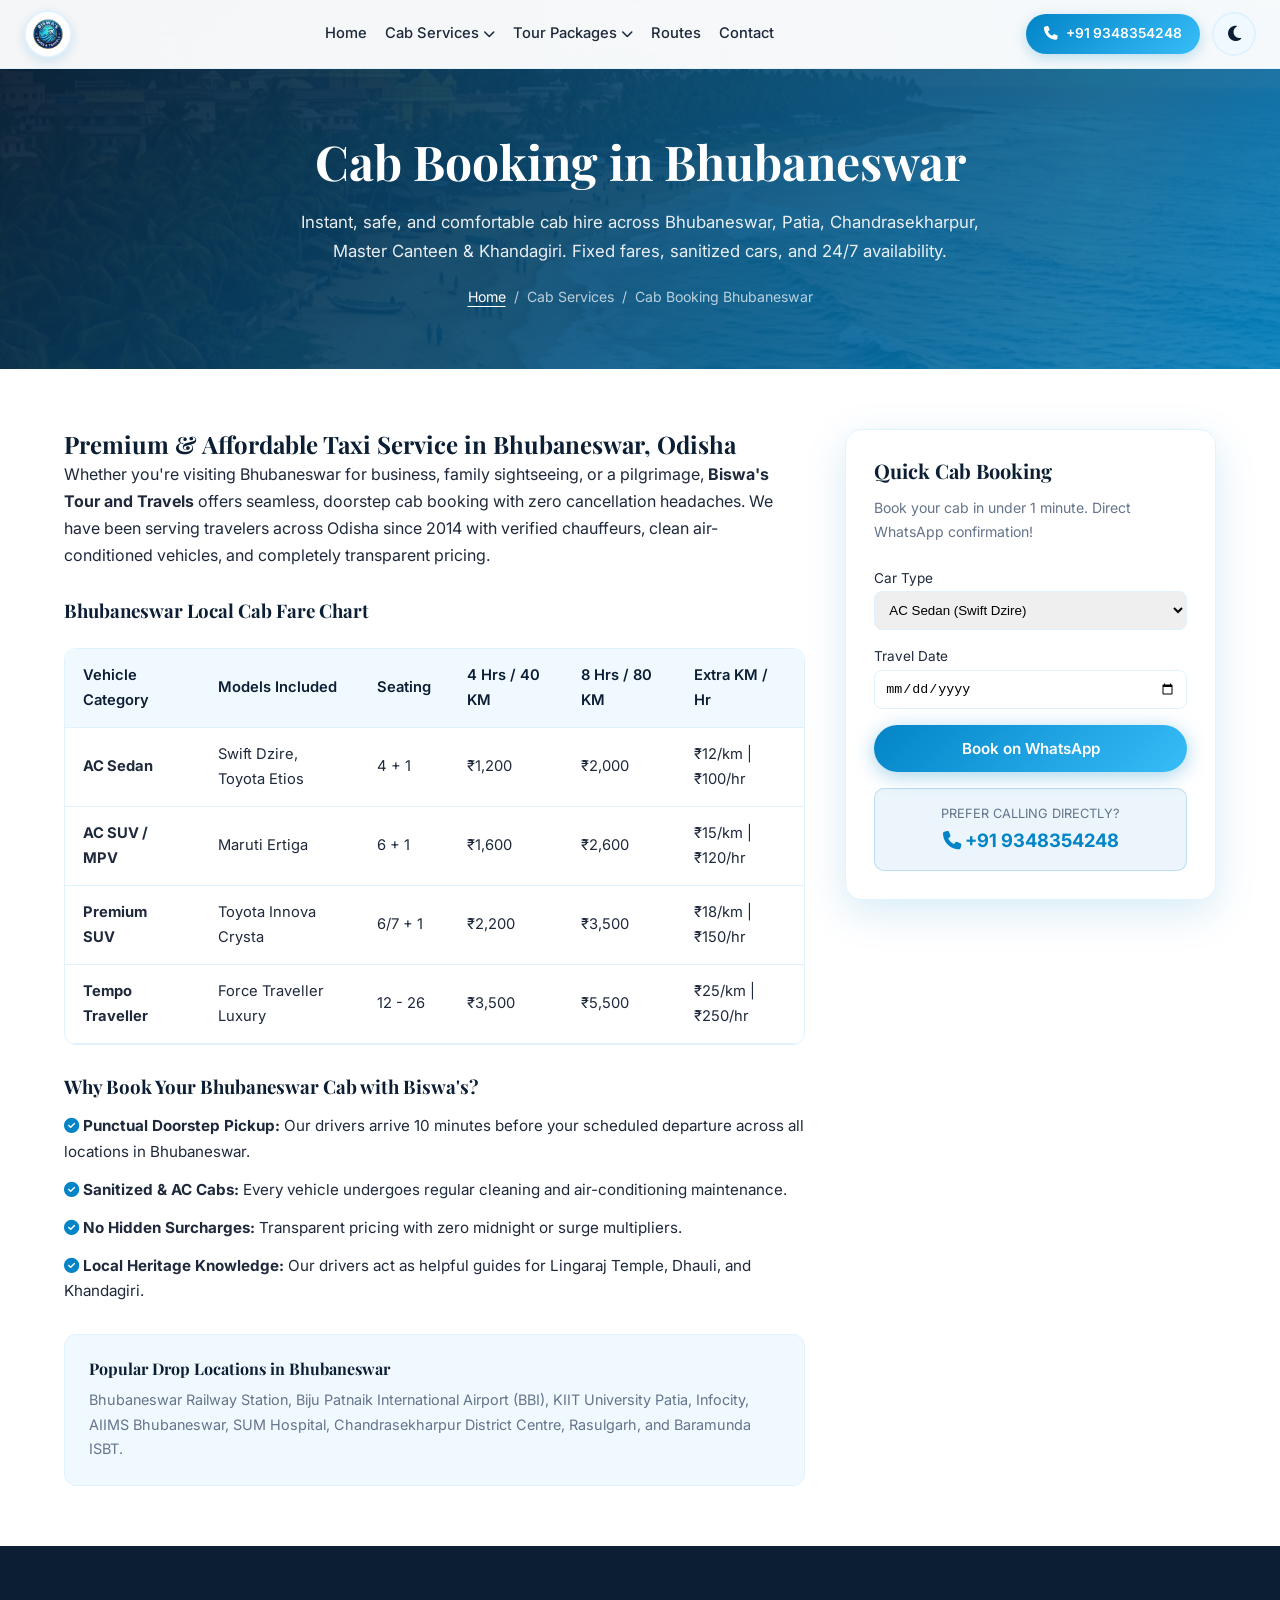
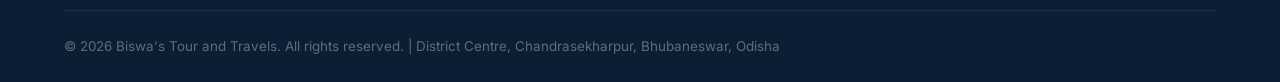
<file: cab-booking-bhubaneswar.html>
<!DOCTYPE html>
<html lang="en">

<head>
  <meta charset="UTF-8">
  <meta name="viewport" content="width=device-width, initial-scale=1.0">
  <title>Cab Booking in Bhubaneswar | Affordable Taxi Hire - Biswa's Tour and Travels</title>
  <meta name="description"
    content="Reliable cab booking in Bhubaneswar by Biswa's Tour and Travels. Book AC sedans & SUVs for local city rides, office commute & hourly car rentals since 2014.">
  <meta name="keywords"
    content="cab booking in bhubaneswar, taxi booking bhubaneswar, car hire bhubaneswar, local taxi bhubaneswar, hourly car rental bhubaneswar">
  <link rel="canonical" href="cab-booking-bhubaneswar.html">
  <link rel="shortcut icon" href="./images/logo.png">
  <link rel="stylesheet" href="style.css">
  <link rel="stylesheet" href="https://cdnjs.cloudflare.com/ajax/libs/font-awesome/6.5.1/css/all.min.css">

  <!-- Schema.org JSON-LD -->
  <script type="application/ld+json">
  {
    "@context": "https://schema.org",
    "@type": "Service",
    "name": "Cab Booking in Bhubaneswar",
    "provider": {
      "@type": "TaxiService",
      "name": "Biswa's Tour and Travels",
      "telephone": "+919348354248",
      "address": {
        "@type": "PostalAddress",
        "streetAddress": "District Centre, Chandrasekharpur",
        "addressLocality": "Bhubaneswar",
        "addressRegion": "Odisha",
        "postalCode": "751016",
        "addressCountry": "IN"
      }
    },
    "areaServed": "Bhubaneswar, Odisha",
    "description": "Professional AC cab booking in Bhubaneswar for city commute, corporate travels, and hourly packages."
  }
  </script>
</head>

<body>
  <!-- NAVBAR -->
  <nav class="navbar scrolled" id="navbar">
    <div class="container">
      <a href="index.html" class="logo" aria-label="Biswa's Tour and Travels">
        <div class="logo-icon"><img src="./images/logo.png" alt="Biswa's Tour and Travels Emblem"></div>
      </a>
      
      <div class="nav-links" id="nav-links">
        <div class="mobile-nav-header">
          <div class="mobile-nav-brand">
            <div class="logo-icon"><img src="./images/logo.png" alt="Biswa's Tour and Travels"></div>
            <span>Biswa's Travels</span>
          </div>
          <button class="nav-close-btn" aria-label="Close menu">&times;</button>
        </div>

        <a href="index.html">Home</a>
        <div class="nav-dropdown">
          <a class="nav-dropdown-toggle">Cab Services <i class="fa-solid fa-chevron-down"></i></a>
          <div class="dropdown-menu">
            <a href="cab-booking-bhubaneswar.html"><i class="fa-solid fa-car"></i> Cab Booking</a>
            <a href="airport-taxi-bhubaneswar.html"><i class="fa-solid fa-plane-arrival"></i> Airport Taxi</a>
            <a href="outstation-cab-bhubaneswar.html"><i class="fa-solid fa-route"></i> Outstation Cab</a>
            <a href="local-sightseeing-bhubaneswar.html"><i class="fa-solid fa-camera"></i> Local Sightseeing</a>
          </div>
        </div>
        <div class="nav-dropdown">
          <a class="nav-dropdown-toggle">Tour Packages <i class="fa-solid fa-chevron-down"></i></a>
          <div class="dropdown-menu">
            <a href="puri-tour-package.html"><i class="fa-solid fa-om"></i> Puri Tour Package</a>
            <a href="konark-tour-package.html"><i class="fa-solid fa-sun"></i> Konark Tour Package</a>
            <a href="chilika-tour-package.html"><i class="fa-solid fa-water"></i> Chilika Lake Tour</a>
            <a href="daringbadi-tour-package.html"><i class="fa-solid fa-mountain"></i> Daringbadi Tour</a>
            <a href="simlipal-tour-package.html"><i class="fa-solid fa-paw"></i> Simlipal National Park</a>
          </div>
        </div>
        <a href="index.html#popular-routes">Routes</a>
        <a href="contact.html">Contact</a>

        <div class="mobile-nav-footer">
          <a href="tel:+919348354248" class="mobile-drawer-btn drawer-btn-call">
            <i class="fa-solid fa-phone"></i> Call (+91 9348354248)
          </a>
          <a href="https://wa.me/919348354248?text=Hello%20Biswa's%20Tour%20and%20Travels,%20I%20need%20a%20cab%20in%20Bhubaneswar." target="_blank" rel="noopener" class="mobile-drawer-btn drawer-btn-wa">
            <i class="fa-brands fa-whatsapp"></i> WhatsApp Booking
          </a>
        </div>
      </div>

      <div class="nav-actions">
        <a href="tel:+919348354248" class="nav-phone-btn"><i class="fa-solid fa-phone"></i> +91 9348354248</a>
        <button class="theme-toggle" id="theme-toggle" aria-label="Toggle dark mode">
          <i class="fa-solid fa-moon"></i><i class="fa-solid fa-sun"></i>
        </button>
        <button class="hamburger" id="hamburger" aria-label="Toggle menu">
          <span></span><span></span><span></span>
        </button>
      </div>
    </div>
  </nav>
  <div class="nav-overlay" id="nav-overlay"></div>

  <!-- PAGE HERO -->
  <section class="page-hero">
    <div class="container">
      <h1>Cab Booking in Bhubaneswar</h1>
      <p>Instant, safe, and comfortable cab hire across Bhubaneswar, Patia, Chandrasekharpur, Master Canteen & Khandagiri. Fixed fares, sanitized cars, and 24/7 availability.</p>
      <div class="breadcrumbs">
        <a href="index.html">Home</a> <span>/</span> <span>Cab Services</span> <span>/</span> <span>Cab Booking Bhubaneswar</span>
      </div>
    </div>
  </section>

  <!-- MAIN CONTENT -->
  <section class="details-content">
    <div class="container">
      <div class="details-grid">
        <div class="details-main">
          <h2>Premium & Affordable Taxi Service in Bhubaneswar, Odisha</h2>
          <p>Whether you're visiting Bhubaneswar for business, family sightseeing, or a pilgrimage, <strong>Biswa's Tour and Travels</strong> offers seamless, doorstep cab booking with zero cancellation headaches. We have been serving travelers across Odisha since 2014 with verified chauffeurs, clean air-conditioned vehicles, and completely transparent pricing.</p>
          
          <h3 style="margin-top:30px; margin-bottom:14px;">Bhubaneswar Local Cab Fare Chart</h3>
          <div class="table-responsive">
            <table class="styled-table">
              <thead>
                <tr>
                  <th>Vehicle Category</th>
                  <th>Models Included</th>
                  <th>Seating</th>
                  <th>4 Hrs / 40 KM</th>
                  <th>8 Hrs / 80 KM</th>
                  <th>Extra KM / Hr</th>
                </tr>
              </thead>
              <tbody>
                <tr>
                  <td><strong>AC Sedan</strong></td>
                  <td>Swift Dzire, Toyota Etios</td>
                  <td>4 + 1</td>
                  <td>₹1,200</td>
                  <td>₹2,000</td>
                  <td>₹12/km | ₹100/hr</td>
                </tr>
                <tr>
                  <td><strong>AC SUV / MPV</strong></td>
                  <td>Maruti Ertiga</td>
                  <td>6 + 1</td>
                  <td>₹1,600</td>
                  <td>₹2,600</td>
                  <td>₹15/km | ₹120/hr</td>
                </tr>
                <tr>
                  <td><strong>Premium SUV</strong></td>
                  <td>Toyota Innova Crysta</td>
                  <td>6/7 + 1</td>
                  <td>₹2,200</td>
                  <td>₹3,500</td>
                  <td>₹18/km | ₹150/hr</td>
                </tr>
                <tr>
                  <td><strong>Tempo Traveller</strong></td>
                  <td>Force Traveller Luxury</td>
                  <td>12 - 26</td>
                  <td>₹3,500</td>
                  <td>₹5,500</td>
                  <td>₹25/km | ₹250/hr</td>
                </tr>
              </tbody>
            </table>
          </div>

          <h3 style="margin-top:30px; margin-bottom:14px;">Why Book Your Bhubaneswar Cab with Biswa's?</h3>
          <ul style="display:flex; flex-direction:column; gap:12px; font-size:0.95rem; color:var(--text); margin-bottom:30px;">
            <li><i class="fa-solid fa-circle-check" style="color:var(--primary);"></i> <strong>Punctual Doorstep Pickup:</strong> Our drivers arrive 10 minutes before your scheduled departure across all locations in Bhubaneswar.</li>
            <li><i class="fa-solid fa-circle-check" style="color:var(--primary);"></i> <strong>Sanitized & AC Cabs:</strong> Every vehicle undergoes regular cleaning and air-conditioning maintenance.</li>
            <li><i class="fa-solid fa-circle-check" style="color:var(--primary);"></i> <strong>No Hidden Surcharges:</strong> Transparent pricing with zero midnight or surge multipliers.</li>
            <li><i class="fa-solid fa-circle-check" style="color:var(--primary);"></i> <strong>Local Heritage Knowledge:</strong> Our drivers act as helpful guides for Lingaraj Temple, Dhauli, and Khandagiri.</li>
          </ul>

          <div style="background:var(--off-white); border:1px solid var(--border); border-radius:12px; padding:24px; margin-top:20px;">
            <h4>Popular Drop Locations in Bhubaneswar</h4>
            <p style="font-size:0.9rem; color:var(--text-light); margin-top:8px;">
              Bhubaneswar Railway Station, Biju Patnaik International Airport (BBI), KIIT University Patia, Infocity, AIIMS Bhubaneswar, SUM Hospital, Chandrasekharpur District Centre, Rasulgarh, and Baramunda ISBT.
            </p>
          </div>
        </div>

        <!-- SIDEBAR -->
        <aside class="sidebar">
          <div class="sidebar-booking-card">
            <h3>Quick Cab Booking</h3>
            <p>Book your cab in under 1 minute. Direct WhatsApp confirmation!</p>
            <form onsubmit="event.preventDefault(); window.open('https://wa.me/919348354248?text=' + encodeURIComponent('Hi Biswa\'s Tour and Travels, I need a cab in Bhubaneswar on ' + document.getElementById('side-date').value + ' for ' + document.getElementById('side-type').value), '_blank');">
              <div class="form-group" style="margin-bottom:12px;">
                <label style="font-size:0.85rem;">Car Type</label>
                <select id="side-type" style="width:100%; padding:10px; border-radius:8px; border:1px solid var(--border);" required>
                  <option value="AC Sedan (Dzire)">AC Sedan (Swift Dzire)</option>
                  <option value="AC SUV (Ertiga)">AC SUV (Maruti Ertiga)</option>
                  <option value="Premium SUV (Innova Crysta)">Premium SUV (Innova Crysta)</option>
                  <option value="Tempo Traveller">Tempo Traveller</option>
                </select>
              </div>
              <div class="form-group" style="margin-bottom:16px;">
                <label style="font-size:0.85rem;">Travel Date</label>
                <input type="date" id="side-date" style="width:100%; padding:10px; border-radius:8px; border:1px solid var(--border);" required>
              </div>
              <button type="submit" class="btn btn-primary" style="width:100%; justify-content:center;">Book on WhatsApp</button>
            </form>

            <div class="call-badge-box">
              <span>Prefer Calling Directly?</span>
              <a href="tel:+919348354248"><i class="fa-solid fa-phone"></i> +91 9348354248</a>
            </div>
          </div>
        </aside>
      </div>
    </div>
  </section>

  <!-- FOOTER -->
  <footer class="footer">
    <div class="container">
      <div class="footer-bottom">
        <p>&copy; 2026 Biswa's Tour and Travels. All rights reserved. | District Centre, Chandrasekharpur, Bhubaneswar, Odisha</p>
      </div>
    </div>
  </footer>

  <!-- Mobile Bottom Sticky Action Bar -->
  <div class="mobile-bottom-bar">
    <a href="tel:+919348354248" class="mobile-btn mobile-btn-call"><i class="fa-solid fa-phone"></i> Call Now</a>
    <a href="https://wa.me/919348354248?text=Hello Biswa's Tour and Travels, I want to book a cab in Bhubaneswar." target="_blank" class="mobile-btn mobile-btn-wa"><i class="fa-brands fa-whatsapp"></i> WhatsApp</a>
  </div>

  <script src="script.js"></script>
</body>
</html>
</file>
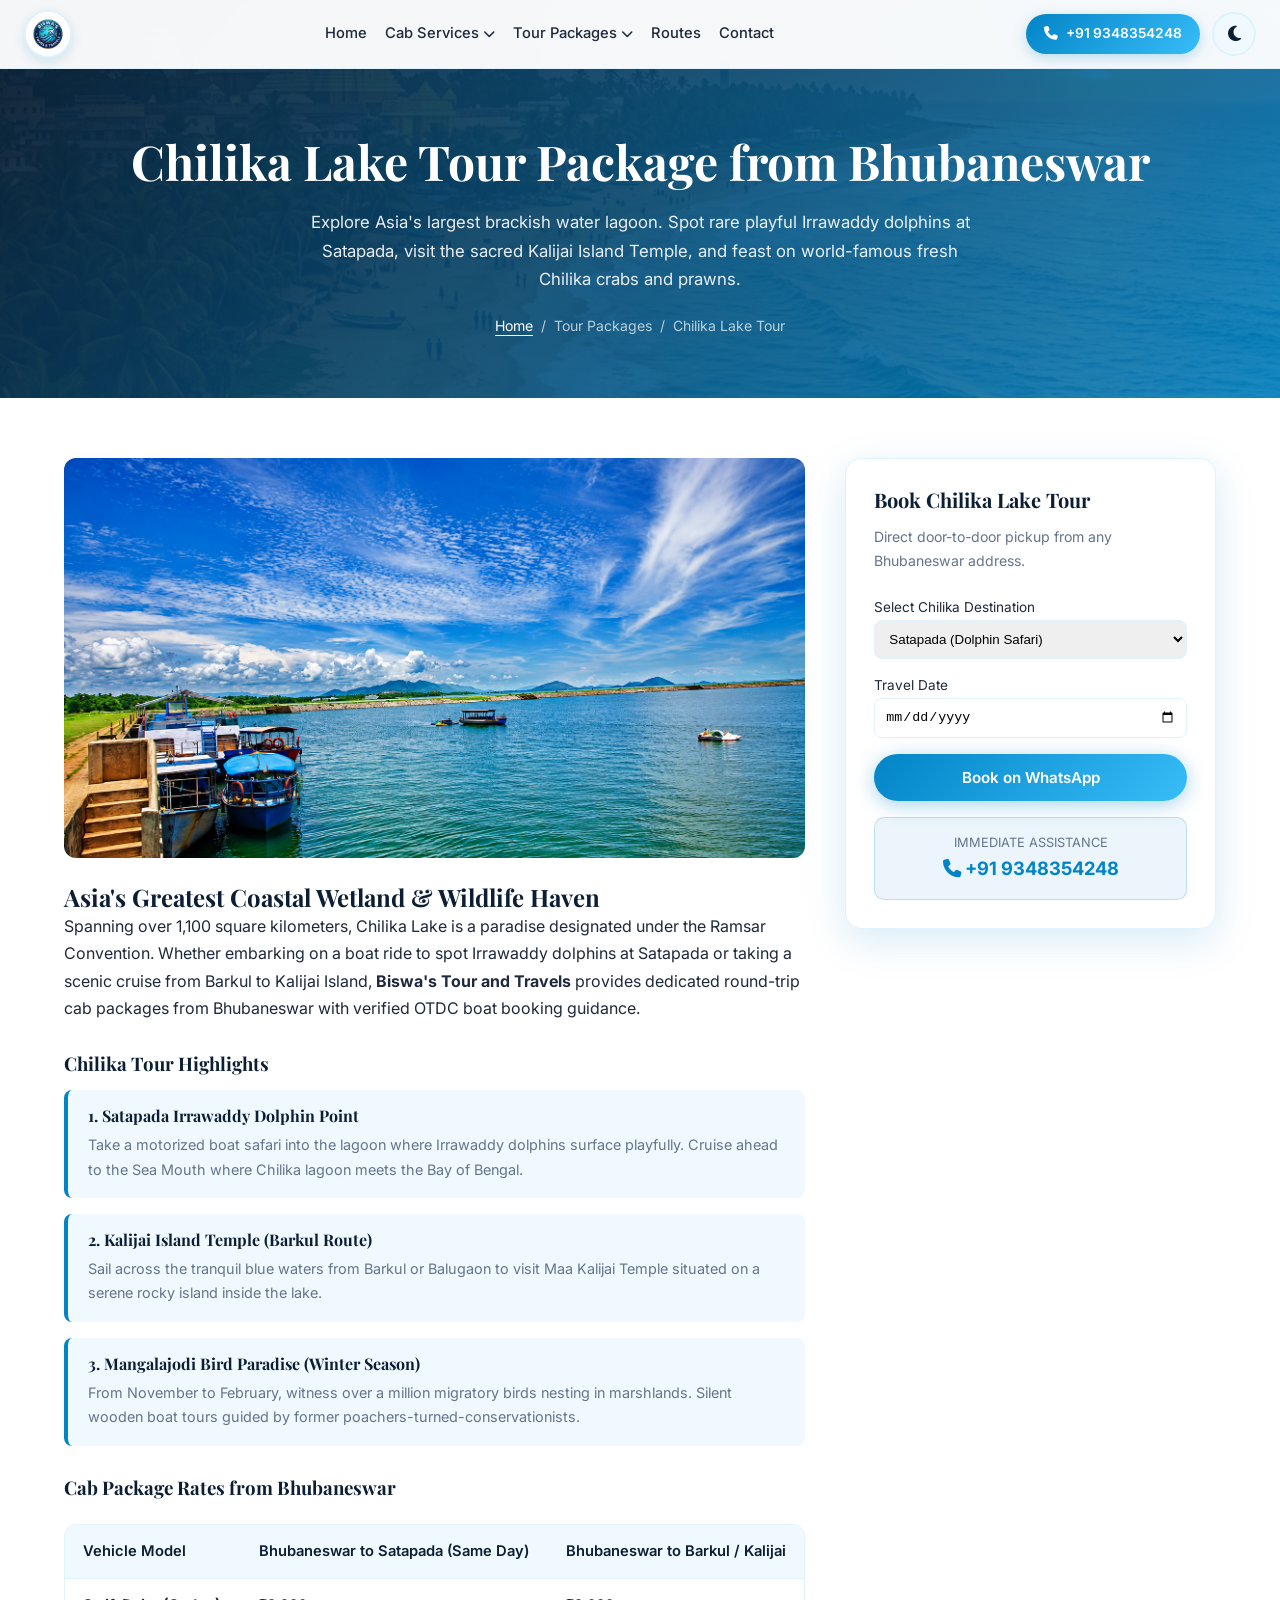
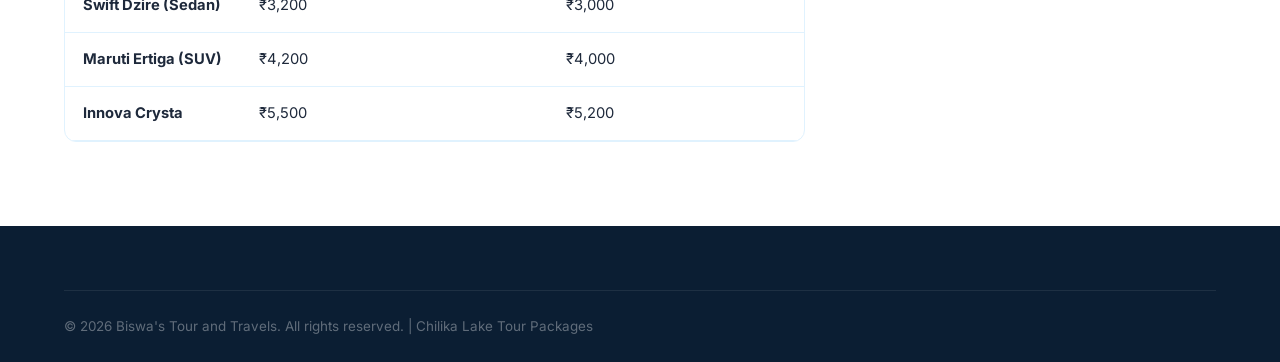
<file: chilika-tour-package.html>
<!DOCTYPE html>
<html lang="en">

<head>
  <meta charset="UTF-8">
  <meta name="viewport" content="width=device-width, initial-scale=1.0">
  <title>Chilika Lake Tour Package from Bhubaneswar | Dolphin Safari - Biswa's</title>
  <meta name="description"
    content="Book Chilika Lake tour packages from Bhubaneswar with Biswa's Tour and Travels. Irrawaddy dolphin safari, Kalijai Temple island & fresh seafood at Satapada & Barkul.">
  <meta name="keywords"
    content="chilika lake tour package, bhubaneswar to chilika tour, satapada dolphin tour cab, chilika boat ride package, kalijai temple tour odisha">
  <link rel="canonical" href="chilika-tour-package.html">
  <link rel="shortcut icon" href="./images/logo.png">
  <link rel="stylesheet" href="style.css">
  <link rel="stylesheet" href="https://cdnjs.cloudflare.com/ajax/libs/font-awesome/6.5.1/css/all.min.css">

  <script type="application/ld+json">
  {
    "@context": "https://schema.org",
    "@type": "TouristTrip",
    "name": "Chilika Lake Dolphin & Island Safari Tour Package",
    "touristType": "Birdwatchers, Eco-tourists, Families",
    "provider": {
      "@type": "TravelAgency",
      "name": "Biswa's Tour and Travels",
      "telephone": "+919348354248",
      "address": {
        "@type": "PostalAddress",
        "streetAddress": "District Centre, Chandrasekharpur",
        "addressLocality": "Bhubaneswar",
        "addressRegion": "Odisha",
        "postalCode": "751016",
        "addressCountry": "IN"
      }
    },
    "description": "Day trip to Asia's largest brackish lagoon, Chilika Lake. Features Satapada dolphin sighting, Sea Mouth island, and Kalijai Temple."
  }
  </script>
</head>

<body>
  <!-- NAVBAR -->
  <nav class="navbar scrolled" id="navbar">
    <div class="container">
      <a href="index.html" class="logo" aria-label="Biswa's Tour and Travels">
        <div class="logo-icon"><img src="./images/logo.png" alt="Biswa's Tour and Travels Emblem"></div>
      </a>
      
      <div class="nav-links" id="nav-links">
        <div class="mobile-nav-header">
          <div class="mobile-nav-brand">
            <div class="logo-icon"><img src="./images/logo.png" alt="Biswa's Tour and Travels"></div>
            <span>Biswa's Travels</span>
          </div>
          <button class="nav-close-btn" aria-label="Close menu">&times;</button>
        </div>

        <a href="index.html">Home</a>
        <div class="nav-dropdown">
          <a class="nav-dropdown-toggle">Cab Services <i class="fa-solid fa-chevron-down"></i></a>
          <div class="dropdown-menu">
            <a href="cab-booking-bhubaneswar.html"><i class="fa-solid fa-car"></i> Cab Booking</a>
            <a href="airport-taxi-bhubaneswar.html"><i class="fa-solid fa-plane-arrival"></i> Airport Taxi</a>
            <a href="outstation-cab-bhubaneswar.html"><i class="fa-solid fa-route"></i> Outstation Cab</a>
            <a href="local-sightseeing-bhubaneswar.html"><i class="fa-solid fa-camera"></i> Local Sightseeing</a>
          </div>
        </div>
        <div class="nav-dropdown">
          <a class="nav-dropdown-toggle">Tour Packages <i class="fa-solid fa-chevron-down"></i></a>
          <div class="dropdown-menu">
            <a href="puri-tour-package.html"><i class="fa-solid fa-om"></i> Puri Tour Package</a>
            <a href="konark-tour-package.html"><i class="fa-solid fa-sun"></i> Konark Tour Package</a>
            <a href="chilika-tour-package.html"><i class="fa-solid fa-water"></i> Chilika Lake Tour</a>
            <a href="daringbadi-tour-package.html"><i class="fa-solid fa-mountain"></i> Daringbadi Tour</a>
            <a href="simlipal-tour-package.html"><i class="fa-solid fa-paw"></i> Simlipal National Park</a>
          </div>
        </div>
        <a href="index.html#popular-routes">Routes</a>
        <a href="contact.html">Contact</a>

        <div class="mobile-nav-footer">
          <a href="tel:+919348354248" class="mobile-drawer-btn drawer-btn-call">
            <i class="fa-solid fa-phone"></i> Call (+91 9348354248)
          </a>
          <a href="https://wa.me/919348354248?text=Hello%20Biswa's%20Tour%20and%20Travels,%20I%20need%20a%20cab%20in%20Bhubaneswar." target="_blank" rel="noopener" class="mobile-drawer-btn drawer-btn-wa">
            <i class="fa-brands fa-whatsapp"></i> WhatsApp Booking
          </a>
        </div>
      </div>

      <div class="nav-actions">
        <a href="tel:+919348354248" class="nav-phone-btn"><i class="fa-solid fa-phone"></i> +91 9348354248</a>
        <button class="theme-toggle" id="theme-toggle" aria-label="Toggle dark mode">
          <i class="fa-solid fa-moon"></i><i class="fa-solid fa-sun"></i>
        </button>
        <button class="hamburger" id="hamburger" aria-label="Toggle menu">
          <span></span><span></span><span></span>
        </button>
      </div>
    </div>
  </nav>
  <div class="nav-overlay" id="nav-overlay"></div>

  <!-- PAGE HERO -->
  <section class="page-hero">
    <div class="container">
      <h1>Chilika Lake Tour Package from Bhubaneswar</h1>
      <p>Explore Asia's largest brackish water lagoon. Spot rare playful Irrawaddy dolphins at Satapada, visit the sacred Kalijai Island Temple, and feast on world-famous fresh Chilika crabs and prawns.</p>
      <div class="breadcrumbs">
        <a href="index.html">Home</a> <span>/</span> <span>Tour Packages</span> <span>/</span> <span>Chilika Lake Tour</span>
      </div>
    </div>
  </section>

  <!-- DETAILS CONTENT -->
  <section class="details-content">
    <div class="container">
      <div class="details-grid">
        <div class="details-main">
          <img src="images/chilika.png" alt="Chilika Lake Dolphin Safari Odisha" style="border-radius:12px; margin-bottom:24px; width:100%; max-height:400px; object-fit:cover;">

          <h2>Asia's Greatest Coastal Wetland & Wildlife Haven</h2>
          <p>Spanning over 1,100 square kilometers, Chilika Lake is a paradise designated under the Ramsar Convention. Whether embarking on a boat ride to spot Irrawaddy dolphins at Satapada or taking a scenic cruise from Barkul to Kalijai Island, <strong>Biswa's Tour and Travels</strong> provides dedicated round-trip cab packages from Bhubaneswar with verified OTDC boat booking guidance.</p>

          <h3 style="margin-top:30px; margin-bottom:14px;">Chilika Tour Highlights</h3>
          <div style="display:flex; flex-direction:column; gap:16px; margin-bottom:30px;">
            <div style="background:var(--off-white); border-left:4px solid var(--primary); padding:16px 20px; border-radius:8px;">
              <h4 style="color:var(--dark); margin-bottom:6px;">1. Satapada Irrawaddy Dolphin Point</h4>
              <p style="font-size:0.9rem; color:var(--text-light);">Take a motorized boat safari into the lagoon where Irrawaddy dolphins surface playfully. Cruise ahead to the Sea Mouth where Chilika lagoon meets the Bay of Bengal.</p>
            </div>
            <div style="background:var(--off-white); border-left:4px solid var(--primary); padding:16px 20px; border-radius:8px;">
              <h4 style="color:var(--dark); margin-bottom:6px;">2. Kalijai Island Temple (Barkul Route)</h4>
              <p style="font-size:0.9rem; color:var(--text-light);">Sail across the tranquil blue waters from Barkul or Balugaon to visit Maa Kalijai Temple situated on a serene rocky island inside the lake.</p>
            </div>
            <div style="background:var(--off-white); border-left:4px solid var(--primary); padding:16px 20px; border-radius:8px;">
              <h4 style="color:var(--dark); margin-bottom:6px;">3. Mangalajodi Bird Paradise (Winter Season)</h4>
              <p style="font-size:0.9rem; color:var(--text-light);">From November to February, witness over a million migratory birds nesting in marshlands. Silent wooden boat tours guided by former poachers-turned-conservationists.</p>
            </div>
          </div>

          <h3 style="margin-top:30px; margin-bottom:14px;">Cab Package Rates from Bhubaneswar</h3>
          <div class="table-responsive">
            <table class="styled-table">
              <thead>
                <tr>
                  <th>Vehicle Model</th>
                  <th>Bhubaneswar to Satapada (Same Day)</th>
                  <th>Bhubaneswar to Barkul / Kalijai</th>
                </tr>
              </thead>
              <tbody>
                <tr>
                  <td><strong>Swift Dzire (Sedan)</strong></td>
                  <td>₹3,200</td>
                  <td>₹3,000</td>
                </tr>
                <tr>
                  <td><strong>Maruti Ertiga (SUV)</strong></td>
                  <td>₹4,200</td>
                  <td>₹4,000</td>
                </tr>
                <tr>
                  <td><strong>Innova Crysta</strong></td>
                  <td>₹5,500</td>
                  <td>₹5,200</td>
                </tr>
              </tbody>
            </table>
          </div>
        </div>

        <!-- SIDEBAR -->
        <aside class="sidebar">
          <div class="sidebar-booking-card">
            <h3>Book Chilika Lake Tour</h3>
            <p>Direct door-to-door pickup from any Bhubaneswar address.</p>
            <form onsubmit="event.preventDefault(); window.open('https://wa.me/919348354248?text=' + encodeURIComponent('Hi Biswa\'s Tour and Travels, I want to book a Chilika Lake Tour on ' + document.getElementById('chili-date').value), '_blank');">
              <div class="form-group" style="margin-bottom:12px;">
                <label style="font-size:0.85rem;">Select Chilika Destination</label>
                <select style="width:100%; padding:10px; border-radius:8px; border:1px solid var(--border);">
                  <option value="Satapada (Dolphin Safari)">Satapada (Dolphin Safari)</option>
                  <option value="Barkul (Maa Kalijai Temple)">Barkul (Maa Kalijai Island)</option>
                  <option value="Mangalajodi (Bird Sanctuary)">Mangalajodi (Bird Sanctuary)</option>
                </select>
              </div>
              <div class="form-group" style="margin-bottom:16px;">
                <label style="font-size:0.85rem;">Travel Date</label>
                <input type="date" id="chili-date" style="width:100%; padding:10px; border-radius:8px; border:1px solid var(--border);" required>
              </div>
              <button type="submit" class="btn btn-primary" style="width:100%; justify-content:center;">Book on WhatsApp</button>
            </form>

            <div class="call-badge-box">
              <span>Immediate Assistance</span>
              <a href="tel:+919348354248"><i class="fa-solid fa-phone"></i> +91 9348354248</a>
            </div>
          </div>
        </aside>
      </div>
    </div>
  </section>

  <!-- FOOTER -->
  <footer class="footer">
    <div class="container">
      <div class="footer-bottom">
        <p>&copy; 2026 Biswa's Tour and Travels. All rights reserved. | Chilika Lake Tour Packages</p>
      </div>
    </div>
  </footer>

  <!-- Mobile Bottom Sticky Action Bar -->
  <div class="mobile-bottom-bar">
    <a href="tel:+919348354248" class="mobile-btn mobile-btn-call"><i class="fa-solid fa-phone"></i> Call Now</a>
    <a href="https://wa.me/919348354248?text=Hello Biswa's Tour and Travels, I want to book a Chilika Lake Tour." target="_blank" class="mobile-btn mobile-btn-wa"><i class="fa-brands fa-whatsapp"></i> WhatsApp</a>
  </div>

  <script src="script.js"></script>
</body>
</html>
</file>
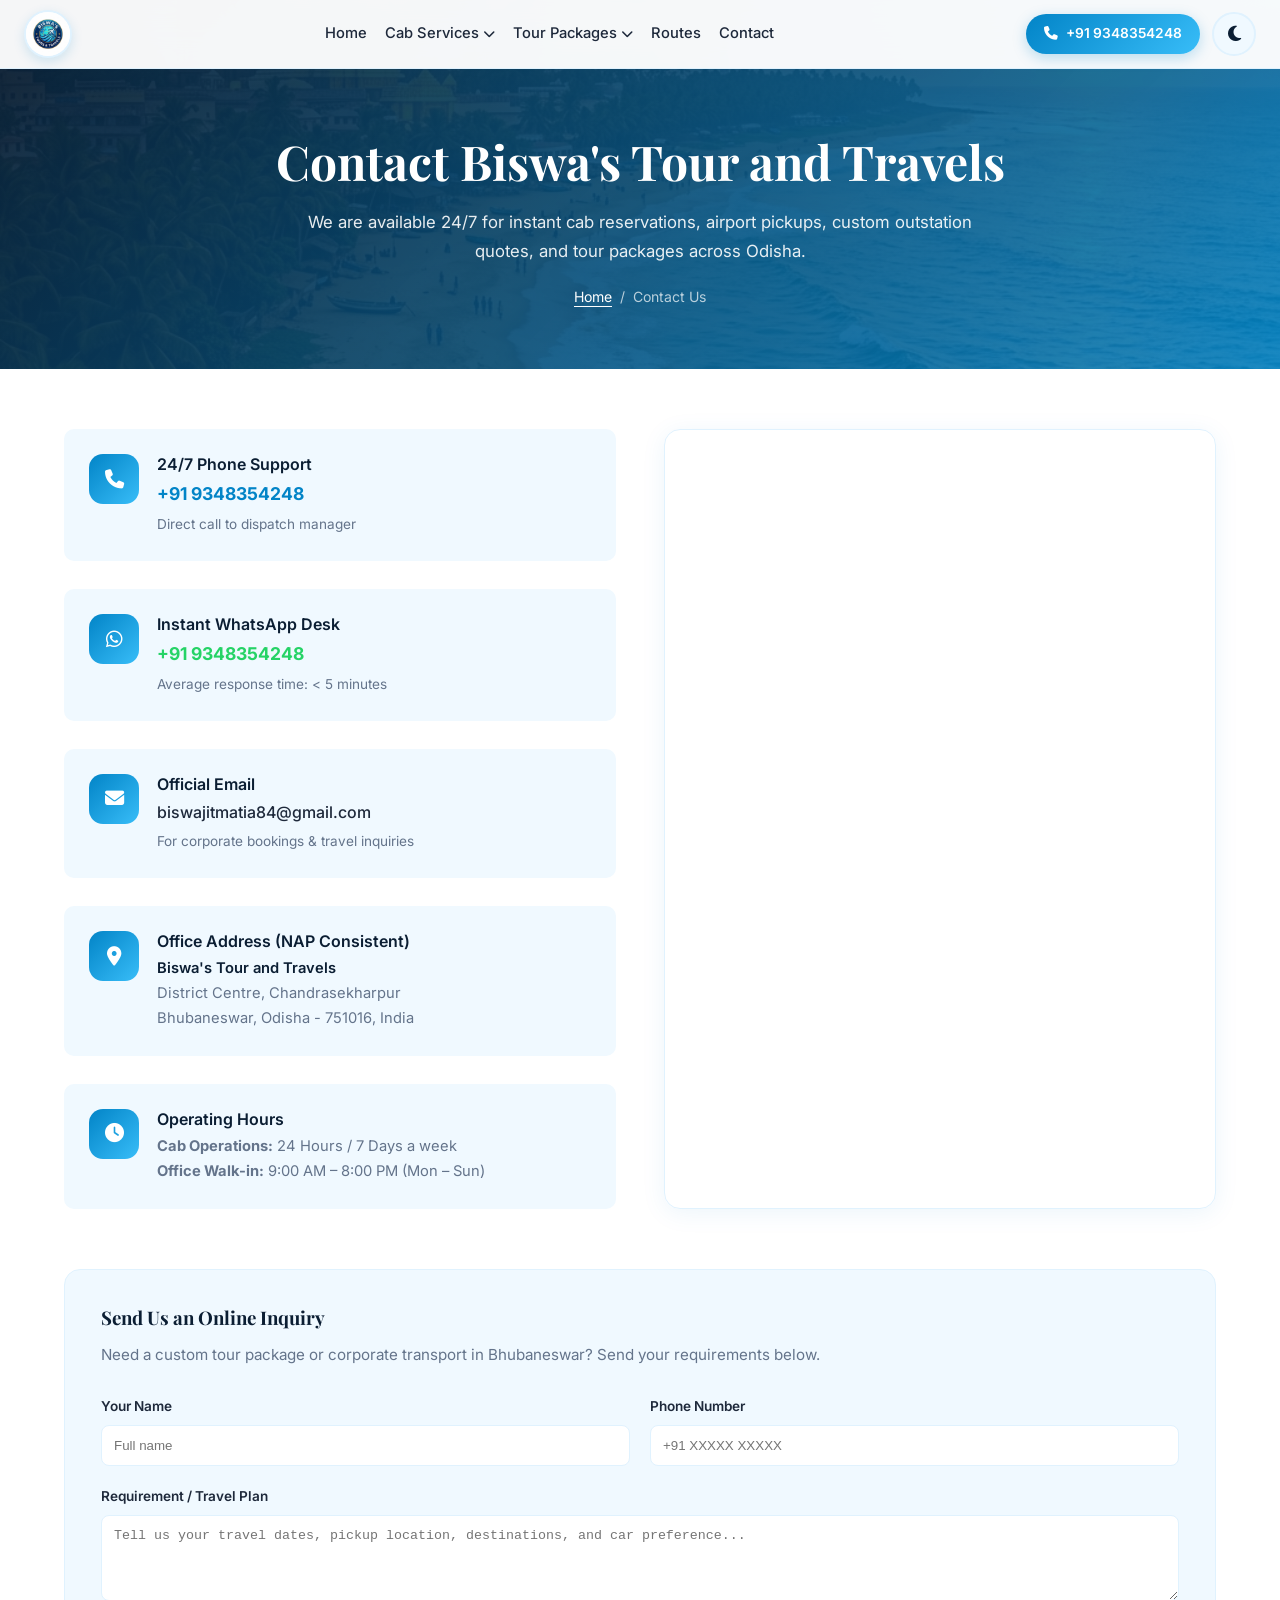
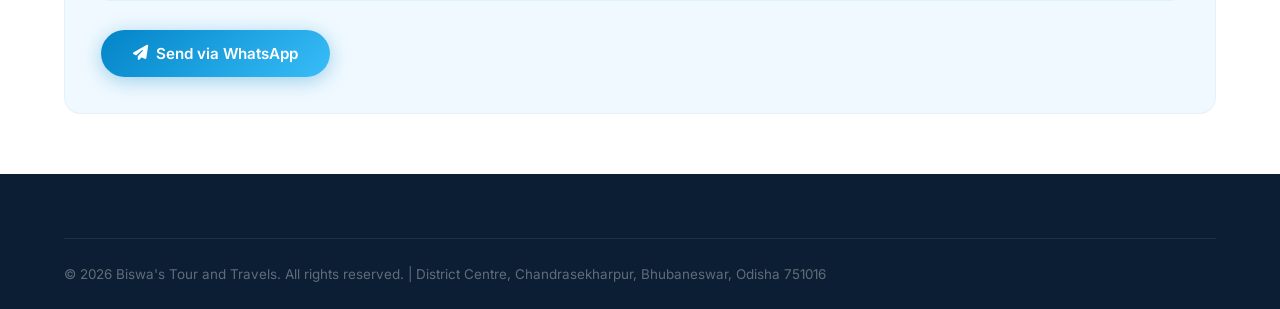
<file: contact.html>
<!DOCTYPE html>
<html lang="en">

<head>
  <meta charset="UTF-8">
  <meta name="viewport" content="width=device-width, initial-scale=1.0">
  <title>Contact Biswa's Tour and Travels | Cab Booking Bhubaneswar, Odisha</title>
  <meta name="description"
    content="Contact Biswa's Tour and Travels in Bhubaneswar, Odisha. Call +91 9348354248 for 24/7 cab booking, airport taxi & tour packages. Office at Chandrasekharpur.">
  <meta name="keywords"
    content="contact biswa tour and travels, cab booking phone number bhubaneswar, taxi service address bhubaneswar, travel agency chandrasekharpur bhubaneswar">
  <link rel="canonical" href="contact.html">
  <link rel="shortcut icon" href="./images/logo.png">
  <link rel="stylesheet" href="style.css">
  <link rel="stylesheet" href="https://cdnjs.cloudflare.com/ajax/libs/font-awesome/6.5.1/css/all.min.css">

  <script type="application/ld+json">
  {
    "@context": "https://schema.org",
    "@type": "ContactPage",
    "mainEntity": {
      "@type": "TaxiService",
      "name": "Biswa's Tour and Travels",
      "telephone": "+919348354248",
      "email": "biswajitmatia84@gmail.com",
      "address": {
        "@type": "PostalAddress",
        "streetAddress": "District Centre, Chandrasekharpur",
        "addressLocality": "Bhubaneswar",
        "addressRegion": "Odisha",
        "postalCode": "751016",
        "addressCountry": "IN"
      },
      "geo": {
        "@type": "GeoCoordinates",
        "latitude": 20.3168,
        "longitude": 85.8245
      },
      "openingHours": "Mo-Su 00:00-23:59"
    }
  }
  </script>
</head>

<body>
  <!-- NAVBAR -->
  <nav class="navbar scrolled" id="navbar">
    <div class="container">
      <a href="index.html" class="logo" aria-label="Biswa's Tour and Travels">
        <div class="logo-icon"><img src="./images/logo.png" alt="Biswa's Tour and Travels Emblem"></div>
      </a>
      
      <div class="nav-links" id="nav-links">
        <div class="mobile-nav-header">
          <div class="mobile-nav-brand">
            <div class="logo-icon"><img src="./images/logo.png" alt="Biswa's Tour and Travels"></div>
            <span>Biswa's Travels</span>
          </div>
          <button class="nav-close-btn" aria-label="Close menu">&times;</button>
        </div>

        <a href="index.html">Home</a>
        <div class="nav-dropdown">
          <a class="nav-dropdown-toggle">Cab Services <i class="fa-solid fa-chevron-down"></i></a>
          <div class="dropdown-menu">
            <a href="cab-booking-bhubaneswar.html"><i class="fa-solid fa-car"></i> Cab Booking</a>
            <a href="airport-taxi-bhubaneswar.html"><i class="fa-solid fa-plane-arrival"></i> Airport Taxi</a>
            <a href="outstation-cab-bhubaneswar.html"><i class="fa-solid fa-route"></i> Outstation Cab</a>
            <a href="local-sightseeing-bhubaneswar.html"><i class="fa-solid fa-camera"></i> Local Sightseeing</a>
          </div>
        </div>
        <div class="nav-dropdown">
          <a class="nav-dropdown-toggle">Tour Packages <i class="fa-solid fa-chevron-down"></i></a>
          <div class="dropdown-menu">
            <a href="puri-tour-package.html"><i class="fa-solid fa-om"></i> Puri Tour Package</a>
            <a href="konark-tour-package.html"><i class="fa-solid fa-sun"></i> Konark Tour Package</a>
            <a href="chilika-tour-package.html"><i class="fa-solid fa-water"></i> Chilika Lake Tour</a>
            <a href="daringbadi-tour-package.html"><i class="fa-solid fa-mountain"></i> Daringbadi Tour</a>
            <a href="simlipal-tour-package.html"><i class="fa-solid fa-paw"></i> Simlipal National Park</a>
          </div>
        </div>
        <a href="index.html#popular-routes">Routes</a>
        <a href="contact.html">Contact</a>

        <div class="mobile-nav-footer">
          <a href="tel:+919348354248" class="mobile-drawer-btn drawer-btn-call">
            <i class="fa-solid fa-phone"></i> Call (+91 9348354248)
          </a>
          <a href="https://wa.me/919348354248?text=Hello%20Biswa's%20Tour%20and%20Travels,%20I%20need%20a%20cab%20in%20Bhubaneswar." target="_blank" rel="noopener" class="mobile-drawer-btn drawer-btn-wa">
            <i class="fa-brands fa-whatsapp"></i> WhatsApp Booking
          </a>
        </div>
      </div>

      <div class="nav-actions">
        <a href="tel:+919348354248" class="nav-phone-btn"><i class="fa-solid fa-phone"></i> +91 9348354248</a>
        <button class="theme-toggle" id="theme-toggle" aria-label="Toggle dark mode">
          <i class="fa-solid fa-moon"></i><i class="fa-solid fa-sun"></i>
        </button>
        <button class="hamburger" id="hamburger" aria-label="Toggle menu">
          <span></span><span></span><span></span>
        </button>
      </div>
    </div>
  </nav>
  <div class="nav-overlay" id="nav-overlay"></div>

  <!-- PAGE HERO -->
  <section class="page-hero">
    <div class="container">
      <h1>Contact Biswa's Tour and Travels</h1>
      <p>We are available 24/7 for instant cab reservations, airport pickups, custom outstation quotes, and tour packages across Odisha.</p>
      <div class="breadcrumbs">
        <a href="index.html">Home</a> <span>/</span> <span>Contact Us</span>
      </div>
    </div>
  </section>

  <!-- DETAILS CONTENT -->
  <section class="details-content">
    <div class="container">
      <div class="contact-grid">
        <div class="contact-info">
          <div class="contact-card">
            <div class="contact-icon"><i class="fa-solid fa-phone"></i></div>
            <div>
              <h4>24/7 Phone Support</h4>
              <a href="tel:+919348354248" style="font-size:1.1rem; font-weight:700; color:var(--primary);">+91 9348354248</a>
              <p style="font-size:0.85rem; color:var(--text-light); margin-top:4px;">Direct call to dispatch manager</p>
            </div>
          </div>

          <div class="contact-card">
            <div class="contact-icon"><i class="fa-brands fa-whatsapp"></i></div>
            <div>
              <h4>Instant WhatsApp Desk</h4>
              <a href="https://wa.me/919348354248?text=Hello Biswa's Tour and Travels, I have a query." target="_blank" style="font-size:1.1rem; font-weight:700; color:#25d366;">+91 9348354248</a>
              <p style="font-size:0.85rem; color:var(--text-light); margin-top:4px;">Average response time: &lt; 5 minutes</p>
            </div>
          </div>

          <div class="contact-card">
            <div class="contact-icon"><i class="fa-solid fa-envelope"></i></div>
            <div>
              <h4>Official Email</h4>
              <a href="mailto:biswajitmatia84@gmail.com" style="color:var(--text); font-weight:500;">biswajitmatia84@gmail.com</a>
              <p style="font-size:0.85rem; color:var(--text-light); margin-top:4px;">For corporate bookings & travel inquiries</p>
            </div>
          </div>

          <div class="contact-card">
            <div class="contact-icon"><i class="fa-solid fa-location-dot"></i></div>
            <div>
              <h4>Office Address (NAP Consistent)</h4>
              <p style="font-weight:600; color:var(--dark);">Biswa's Tour and Travels</p>
              <p>District Centre, Chandrasekharpur</p>
              <p>Bhubaneswar, Odisha - 751016, India</p>
            </div>
          </div>

          <div class="contact-card">
            <div class="contact-icon"><i class="fa-solid fa-clock"></i></div>
            <div>
              <h4>Operating Hours</h4>
              <p><strong>Cab Operations:</strong> 24 Hours / 7 Days a week</p>
              <p><strong>Office Walk-in:</strong> 9:00 AM – 8:00 PM (Mon – Sun)</p>
            </div>
          </div>
        </div>

        <div class="contact-map" style="border-radius:16px; overflow:hidden; border:1px solid var(--border); height:100%; min-height:420px;">
          <iframe
            src="https://maps.google.com/maps?q=District+Centre,+Chandrasekharpur,+Bhubaneswar,+Odisha+751016&t=&z=15&ie=UTF8&iwloc=&output=embed"
            allowfullscreen loading="lazy" referrerpolicy="no-referrer-when-downgrade"
            style="width:100%; height:100%; border:none;"
            title="Biswa's Tour and Travels Office Location - Chandrasekharpur, Bhubaneswar"></iframe>
        </div>
      </div>

      <!-- Quick Inquiry Form -->
      <div style="margin-top:60px; background:var(--off-white); border:1px solid var(--border); border-radius:16px; padding:36px;">
        <h3 style="margin-bottom:12px;">Send Us an Online Inquiry</h3>
        <p style="color:var(--text-light); font-size:0.95rem; margin-bottom:24px;">Need a custom tour package or corporate transport in Bhubaneswar? Send your requirements below.</p>
        <form onsubmit="event.preventDefault(); window.open('https://wa.me/919348354248?text=' + encodeURIComponent('Inquiry from ' + document.getElementById('cf-name').value + ' (' + document.getElementById('cf-phone').value + '): ' + document.getElementById('cf-msg').value), '_blank');">
          <div style="display:grid; grid-template-columns:1fr 1fr; gap:20px; margin-bottom:16px;">
            <div>
              <label style="font-size:0.85rem; font-weight:600;">Your Name</label>
              <input type="text" id="cf-name" placeholder="Full name" style="width:100%; padding:12px; border-radius:8px; border:1px solid var(--border); margin-top:6px;" required>
            </div>
            <div>
              <label style="font-size:0.85rem; font-weight:600;">Phone Number</label>
              <input type="tel" id="cf-phone" placeholder="+91 XXXXX XXXXX" style="width:100%; padding:12px; border-radius:8px; border:1px solid var(--border); margin-top:6px;" required>
            </div>
          </div>
          <div style="margin-bottom:20px;">
            <label style="font-size:0.85rem; font-weight:600;">Requirement / Travel Plan</label>
            <textarea id="cf-msg" rows="4" placeholder="Tell us your travel dates, pickup location, destinations, and car preference..." style="width:100%; padding:12px; border-radius:8px; border:1px solid var(--border); margin-top:6px;" required></textarea>
          </div>
          <button type="submit" class="btn btn-primary"><i class="fa-solid fa-paper-plane"></i> Send via WhatsApp</button>
        </form>
      </div>
    </div>
  </section>

  <!-- FOOTER -->
  <footer class="footer">
    <div class="container">
      <div class="footer-bottom">
        <p>&copy; 2026 Biswa's Tour and Travels. All rights reserved. | District Centre, Chandrasekharpur, Bhubaneswar, Odisha 751016</p>
      </div>
    </div>
  </footer>

  <!-- Mobile Bottom Sticky Action Bar -->
  <div class="mobile-bottom-bar">
    <a href="tel:+919348354248" class="mobile-btn mobile-btn-call"><i class="fa-solid fa-phone"></i> Call Now</a>
    <a href="https://wa.me/919348354248?text=Hello Biswa's Tour and Travels, I have an inquiry." target="_blank" class="mobile-btn mobile-btn-wa"><i class="fa-brands fa-whatsapp"></i> WhatsApp</a>
  </div>

  <script src="script.js"></script>
</body>
</html>
</file>
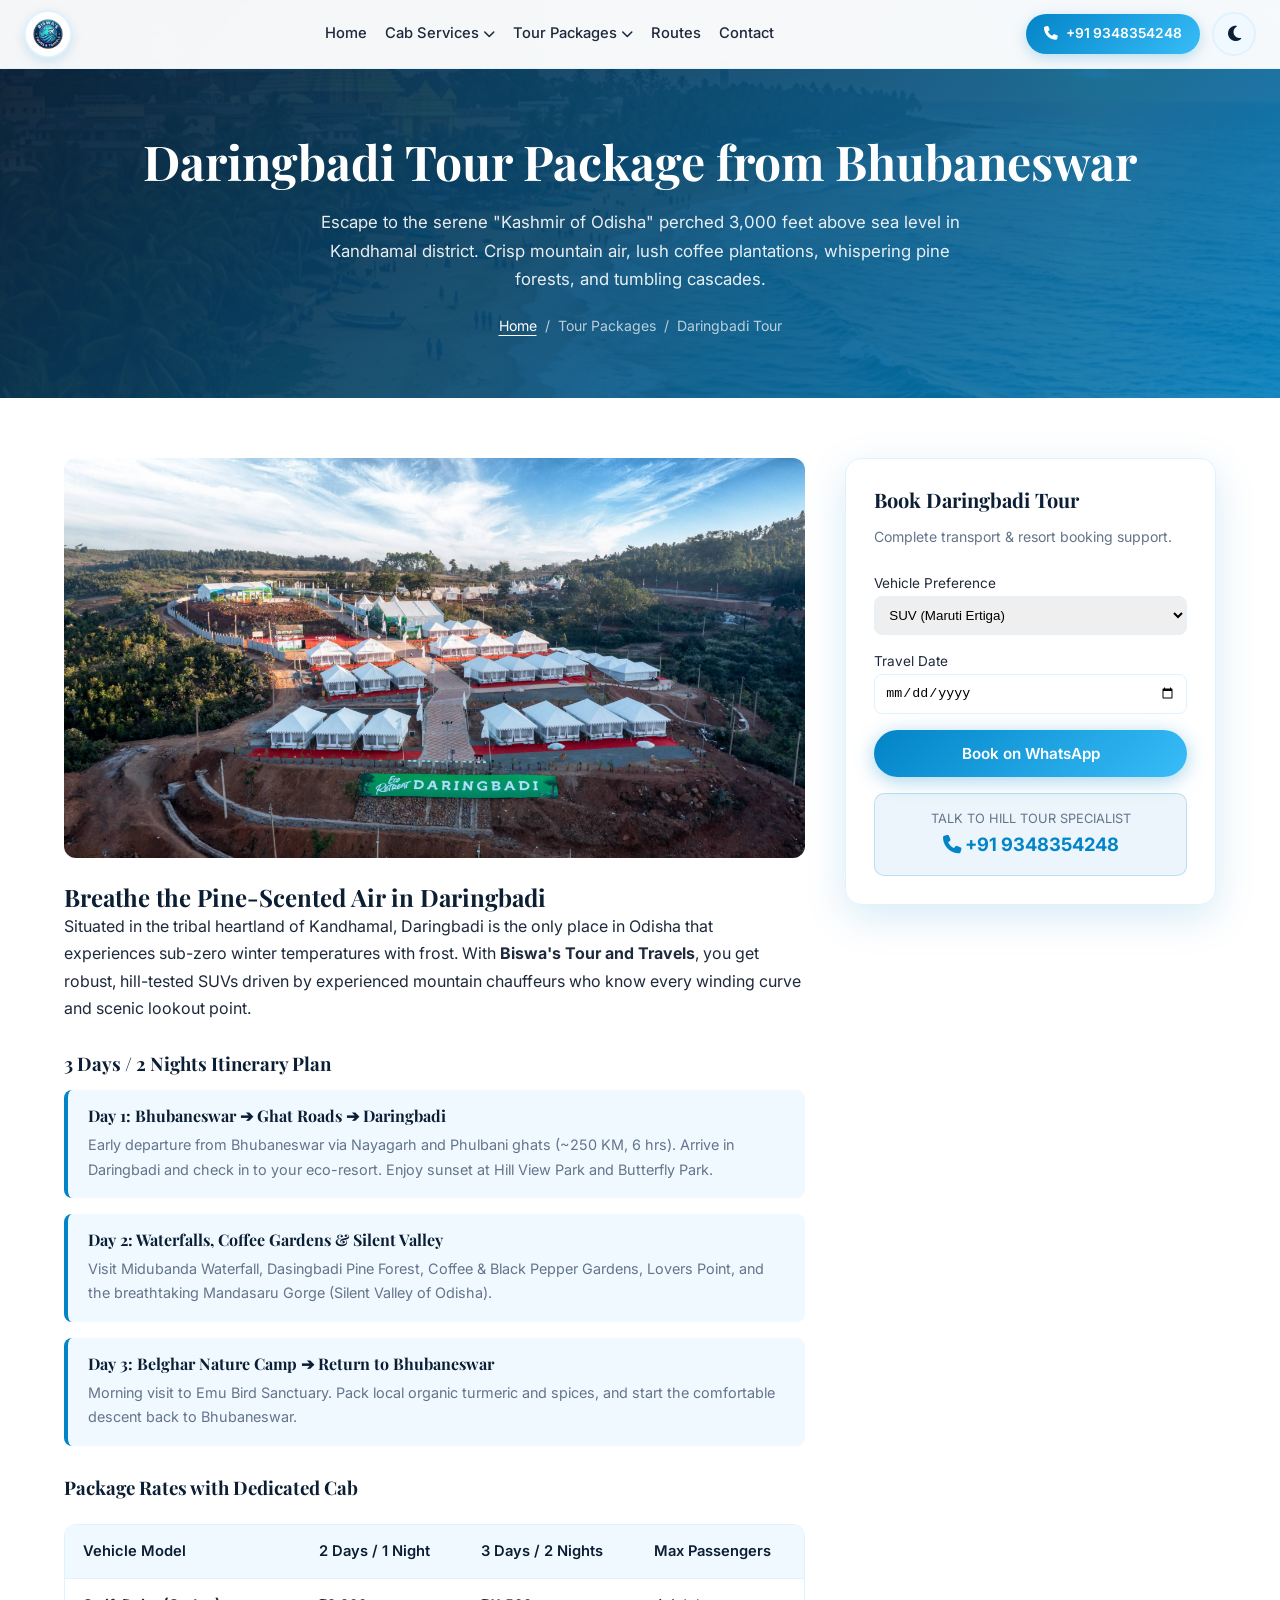
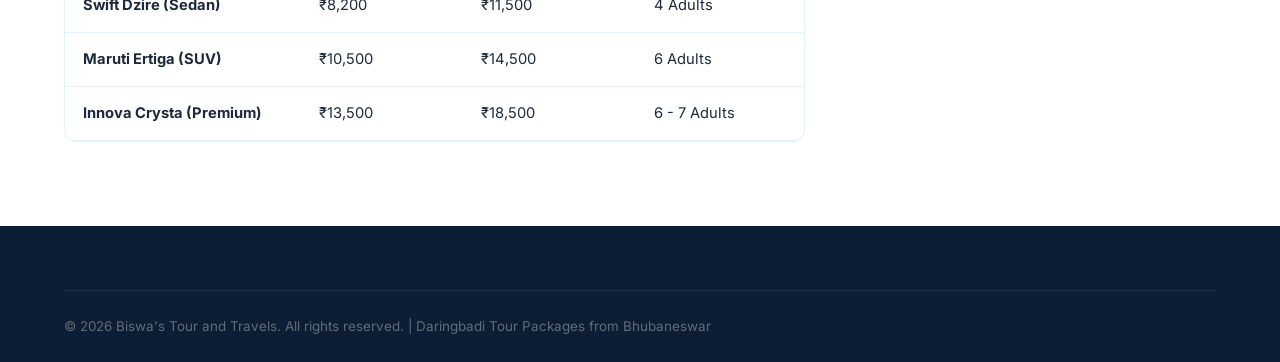
<file: daringbadi-tour-package.html>
<!DOCTYPE html>
<html lang="en">

<head>
  <meta charset="UTF-8">
  <meta name="viewport" content="width=device-width, initial-scale=1.0">
  <title>Daringbadi Tour Package from Bhubaneswar | Kashmir of Odisha - Biswa's</title>
  <meta name="description"
    content="Book 3D/2N Daringbadi tour packages from Bhubaneswar with Biswa's Tour and Travels. Pine forests, coffee gardens, hill resort stay & experienced SUV drivers.">
  <meta name="keywords"
    content="daringbadi tour package, bhubaneswar to daringbadi cab, daringbadi weekend tour, kashmir of odisha package, daringbadi car rental">
  <link rel="canonical" href="daringbadi-tour-package.html">
  <link rel="shortcut icon" href="./images/logo.png">
  <link rel="stylesheet" href="style.css">
  <link rel="stylesheet" href="https://cdnjs.cloudflare.com/ajax/libs/font-awesome/6.5.1/css/all.min.css">

  <script type="application/ld+json">
  {
    "@context": "https://schema.org",
    "@type": "TouristTrip",
    "name": "Daringbadi Hill Station Weekend Tour Package",
    "touristType": "Couples, Nature Lovers, Families",
    "provider": {
      "@type": "TravelAgency",
      "name": "Biswa's Tour and Travels",
      "telephone": "+919348354248",
      "address": {
        "@type": "PostalAddress",
        "streetAddress": "District Centre, Chandrasekharpur",
        "addressLocality": "Bhubaneswar",
        "addressRegion": "Odisha",
        "postalCode": "751016",
        "addressCountry": "IN"
      }
    },
    "description": "Scenic 3 Days / 2 Nights hill station tour to Daringbadi (Kashmir of Odisha) including coffee gardens, pine forests, waterfalls, and private SUV cab."
  }
  </script>
</head>

<body>
  <!-- NAVBAR -->
  <nav class="navbar scrolled" id="navbar">
    <div class="container">
      <a href="index.html" class="logo" aria-label="Biswa's Tour and Travels">
        <div class="logo-icon"><img src="./images/logo.png" alt="Biswa's Tour and Travels Emblem"></div>
      </a>
      
      <div class="nav-links" id="nav-links">
        <div class="mobile-nav-header">
          <div class="mobile-nav-brand">
            <div class="logo-icon"><img src="./images/logo.png" alt="Biswa's Tour and Travels"></div>
            <span>Biswa's Travels</span>
          </div>
          <button class="nav-close-btn" aria-label="Close menu">&times;</button>
        </div>

        <a href="index.html">Home</a>
        <div class="nav-dropdown">
          <a class="nav-dropdown-toggle">Cab Services <i class="fa-solid fa-chevron-down"></i></a>
          <div class="dropdown-menu">
            <a href="cab-booking-bhubaneswar.html"><i class="fa-solid fa-car"></i> Cab Booking</a>
            <a href="airport-taxi-bhubaneswar.html"><i class="fa-solid fa-plane-arrival"></i> Airport Taxi</a>
            <a href="outstation-cab-bhubaneswar.html"><i class="fa-solid fa-route"></i> Outstation Cab</a>
            <a href="local-sightseeing-bhubaneswar.html"><i class="fa-solid fa-camera"></i> Local Sightseeing</a>
          </div>
        </div>
        <div class="nav-dropdown">
          <a class="nav-dropdown-toggle">Tour Packages <i class="fa-solid fa-chevron-down"></i></a>
          <div class="dropdown-menu">
            <a href="puri-tour-package.html"><i class="fa-solid fa-om"></i> Puri Tour Package</a>
            <a href="konark-tour-package.html"><i class="fa-solid fa-sun"></i> Konark Tour Package</a>
            <a href="chilika-tour-package.html"><i class="fa-solid fa-water"></i> Chilika Lake Tour</a>
            <a href="daringbadi-tour-package.html"><i class="fa-solid fa-mountain"></i> Daringbadi Tour</a>
            <a href="simlipal-tour-package.html"><i class="fa-solid fa-paw"></i> Simlipal National Park</a>
          </div>
        </div>
        <a href="index.html#popular-routes">Routes</a>
        <a href="contact.html">Contact</a>

        <div class="mobile-nav-footer">
          <a href="tel:+919348354248" class="mobile-drawer-btn drawer-btn-call">
            <i class="fa-solid fa-phone"></i> Call (+91 9348354248)
          </a>
          <a href="https://wa.me/919348354248?text=Hello%20Biswa's%20Tour%20and%20Travels,%20I%20need%20a%20cab%20in%20Bhubaneswar." target="_blank" rel="noopener" class="mobile-drawer-btn drawer-btn-wa">
            <i class="fa-brands fa-whatsapp"></i> WhatsApp Booking
          </a>
        </div>
      </div>

      <div class="nav-actions">
        <a href="tel:+919348354248" class="nav-phone-btn"><i class="fa-solid fa-phone"></i> +91 9348354248</a>
        <button class="theme-toggle" id="theme-toggle" aria-label="Toggle dark mode">
          <i class="fa-solid fa-moon"></i><i class="fa-solid fa-sun"></i>
        </button>
        <button class="hamburger" id="hamburger" aria-label="Toggle menu">
          <span></span><span></span><span></span>
        </button>
      </div>
    </div>
  </nav>
  <div class="nav-overlay" id="nav-overlay"></div>

  <!-- PAGE HERO -->
  <section class="page-hero">
    <div class="container">
      <h1>Daringbadi Tour Package from Bhubaneswar</h1>
      <p>Escape to the serene "Kashmir of Odisha" perched 3,000 feet above sea level in Kandhamal district. Crisp mountain air, lush coffee plantations, whispering pine forests, and tumbling cascades.</p>
      <div class="breadcrumbs">
        <a href="index.html">Home</a> <span>/</span> <span>Tour Packages</span> <span>/</span> <span>Daringbadi Tour</span>
      </div>
    </div>
  </section>

  <!-- DETAILS CONTENT -->
  <section class="details-content">
    <div class="container">
      <div class="details-grid">
        <div class="details-main">
          <img src="images/Daringbadi-7-scaled.jpg" alt="Daringbadi Hill Station Pine Forests Odisha" style="border-radius:12px; margin-bottom:24px; width:100%; max-height:400px; object-fit:cover;">

          <h2>Breathe the Pine-Scented Air in Daringbadi</h2>
          <p>Situated in the tribal heartland of Kandhamal, Daringbadi is the only place in Odisha that experiences sub-zero winter temperatures with frost. With <strong>Biswa's Tour and Travels</strong>, you get robust, hill-tested SUVs driven by experienced mountain chauffeurs who know every winding curve and scenic lookout point.</p>

          <h3 style="margin-top:30px; margin-bottom:14px;">3 Days / 2 Nights Itinerary Plan</h3>
          <div style="display:flex; flex-direction:column; gap:16px; margin-bottom:30px;">
            <div style="background:var(--off-white); border-left:4px solid var(--primary); padding:16px 20px; border-radius:8px;">
              <h4 style="color:var(--dark); margin-bottom:6px;">Day 1: Bhubaneswar ➔ Ghat Roads ➔ Daringbadi</h4>
              <p style="font-size:0.9rem; color:var(--text-light);">Early departure from Bhubaneswar via Nayagarh and Phulbani ghats (~250 KM, 6 hrs). Arrive in Daringbadi and check in to your eco-resort. Enjoy sunset at Hill View Park and Butterfly Park.</p>
            </div>
            <div style="background:var(--off-white); border-left:4px solid var(--primary); padding:16px 20px; border-radius:8px;">
              <h4 style="color:var(--dark); margin-bottom:6px;">Day 2: Waterfalls, Coffee Gardens & Silent Valley</h4>
              <p style="font-size:0.9rem; color:var(--text-light);">Visit Midubanda Waterfall, Dasingbadi Pine Forest, Coffee & Black Pepper Gardens, Lovers Point, and the breathtaking Mandasaru Gorge (Silent Valley of Odisha).</p>
            </div>
            <div style="background:var(--off-white); border-left:4px solid var(--primary); padding:16px 20px; border-radius:8px;">
              <h4 style="color:var(--dark); margin-bottom:6px;">Day 3: Belghar Nature Camp ➔ Return to Bhubaneswar</h4>
              <p style="font-size:0.9rem; color:var(--text-light);">Morning visit to Emu Bird Sanctuary. Pack local organic turmeric and spices, and start the comfortable descent back to Bhubaneswar.</p>
            </div>
          </div>

          <h3 style="margin-top:30px; margin-bottom:14px;">Package Rates with Dedicated Cab</h3>
          <div class="table-responsive">
            <table class="styled-table">
              <thead>
                <tr>
                  <th>Vehicle Model</th>
                  <th>2 Days / 1 Night</th>
                  <th>3 Days / 2 Nights</th>
                  <th>Max Passengers</th>
                </tr>
              </thead>
              <tbody>
                <tr>
                  <td><strong>Swift Dzire (Sedan)</strong></td>
                  <td>₹8,200</td>
                  <td>₹11,500</td>
                  <td>4 Adults</td>
                </tr>
                <tr>
                  <td><strong>Maruti Ertiga (SUV)</strong></td>
                  <td>₹10,500</td>
                  <td>₹14,500</td>
                  <td>6 Adults</td>
                </tr>
                <tr>
                  <td><strong>Innova Crysta (Premium)</strong></td>
                  <td>₹13,500</td>
                  <td>₹18,500</td>
                  <td>6 - 7 Adults</td>
                </tr>
              </tbody>
            </table>
          </div>
        </div>

        <!-- SIDEBAR -->
        <aside class="sidebar">
          <div class="sidebar-booking-card">
            <h3>Book Daringbadi Tour</h3>
            <p>Complete transport & resort booking support.</p>
            <form onsubmit="event.preventDefault(); window.open('https://wa.me/919348354248?text=' + encodeURIComponent('Hi Biswa\'s Tour and Travels, I want to book a Daringbadi Tour Package on ' + document.getElementById('dar-date').value), '_blank');">
              <div class="form-group" style="margin-bottom:12px;">
                <label style="font-size:0.85rem;">Vehicle Preference</label>
                <select style="width:100%; padding:10px; border-radius:8px; border:1px solid var(--border);">
                  <option value="SUV (Maruti Ertiga)">SUV (Maruti Ertiga)</option>
                  <option value="Premium SUV (Innova Crysta)">Premium SUV (Innova Crysta)</option>
                  <option value="Sedan (Swift Dzire)">Sedan (Swift Dzire)</option>
                </select>
              </div>
              <div class="form-group" style="margin-bottom:16px;">
                <label style="font-size:0.85rem;">Travel Date</label>
                <input type="date" id="dar-date" style="width:100%; padding:10px; border-radius:8px; border:1px solid var(--border);" required>
              </div>
              <button type="submit" class="btn btn-primary" style="width:100%; justify-content:center;">Book on WhatsApp</button>
            </form>

            <div class="call-badge-box">
              <span>Talk to Hill Tour Specialist</span>
              <a href="tel:+919348354248"><i class="fa-solid fa-phone"></i> +91 9348354248</a>
            </div>
          </div>
        </aside>
      </div>
    </div>
  </section>

  <!-- FOOTER -->
  <footer class="footer">
    <div class="container">
      <div class="footer-bottom">
        <p>&copy; 2026 Biswa's Tour and Travels. All rights reserved. | Daringbadi Tour Packages from Bhubaneswar</p>
      </div>
    </div>
  </footer>

  <!-- Mobile Bottom Sticky Action Bar -->
  <div class="mobile-bottom-bar">
    <a href="tel:+919348354248" class="mobile-btn mobile-btn-call"><i class="fa-solid fa-phone"></i> Call Now</a>
    <a href="https://wa.me/919348354248?text=Hello Biswa's Tour and Travels, I want to book a Daringbadi Tour Package." target="_blank" class="mobile-btn mobile-btn-wa"><i class="fa-brands fa-whatsapp"></i> WhatsApp</a>
  </div>

  <script src="script.js"></script>
</body>
</html>
</file>
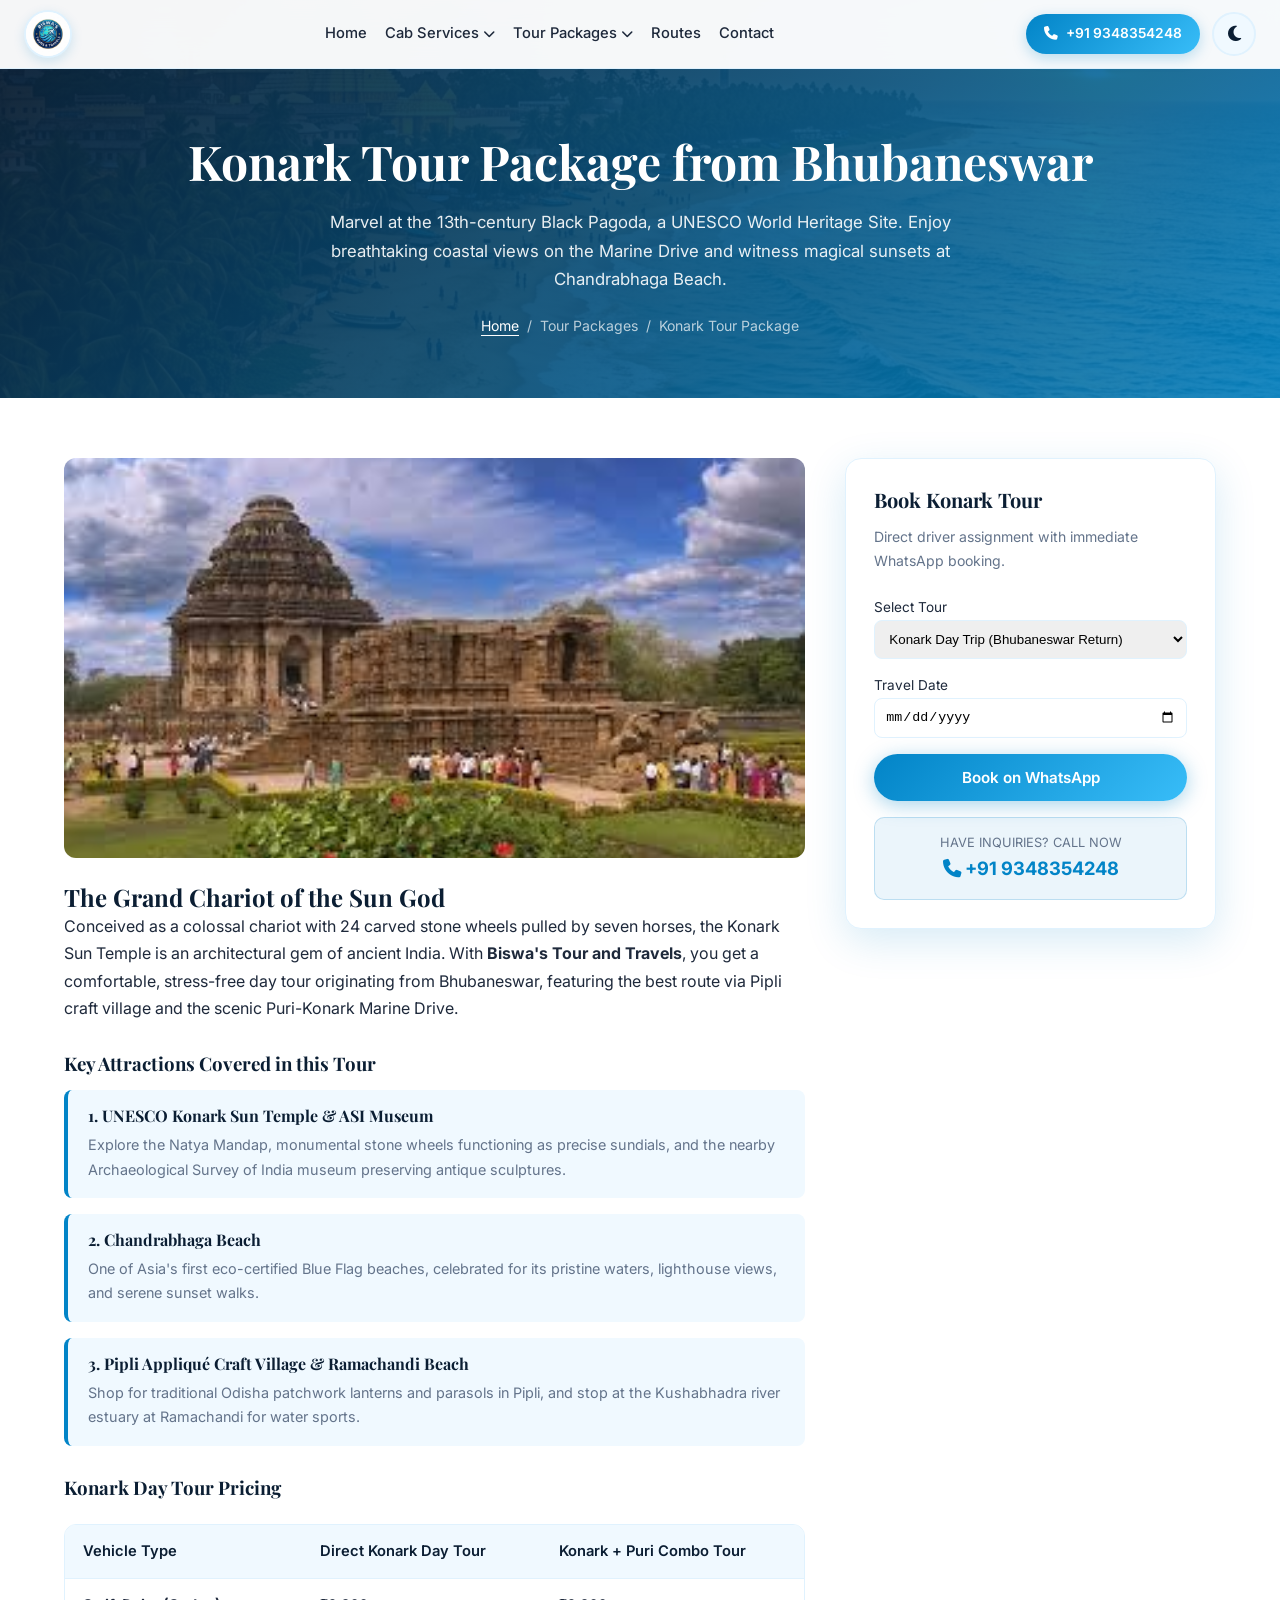
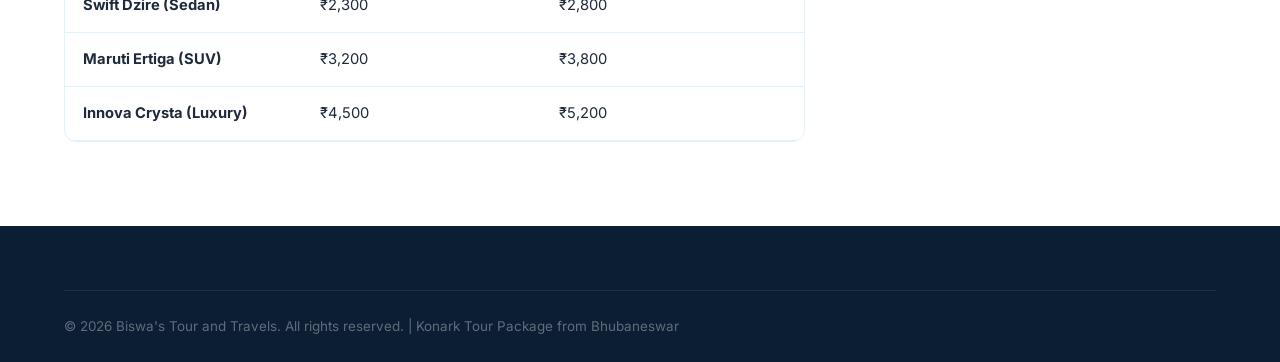
<file: konark-tour-package.html>
<!DOCTYPE html>
<html lang="en">

<head>
  <meta charset="UTF-8">
  <meta name="viewport" content="width=device-width, initial-scale=1.0">
  <title>Konark Tour Package from Bhubaneswar | Sun Temple & Beach - Biswa's</title>
  <meta name="description"
    content="Experience UNESCO Konark Sun Temple & Chandrabhaga Beach with Biswa's Tour and Travels. Private AC cabs from Bhubaneswar, Marine Drive tour & heritage guides.">
  <meta name="keywords"
    content="konark tour package, bhubaneswar to konark tour, konark sun temple cab, konark day trip, chandrabhaga beach tour odisha">
  <link rel="canonical" href="konark-tour-package.html">
  <link rel="shortcut icon" href="./images/logo.png">
  <link rel="stylesheet" href="style.css">
  <link rel="stylesheet" href="https://cdnjs.cloudflare.com/ajax/libs/font-awesome/6.5.1/css/all.min.css">

  <script type="application/ld+json">
  {
    "@context": "https://schema.org",
    "@type": "TouristTrip",
    "name": "Konark Sun Temple & Chandrabhaga Beach Tour Package",
    "touristType": "History Buffs, Photographers, Families",
    "provider": {
      "@type": "TravelAgency",
      "name": "Biswa's Tour and Travels",
      "telephone": "+919348354248",
      "address": {
        "@type": "PostalAddress",
        "streetAddress": "District Centre, Chandrasekharpur",
        "addressLocality": "Bhubaneswar",
        "addressRegion": "Odisha",
        "postalCode": "751016",
        "addressCountry": "IN"
      }
    },
    "description": "Day tour from Bhubaneswar to UNESCO World Heritage Konark Sun Temple, Chandrabhaga Beach, and Puri-Konark Marine Drive."
  }
  </script>
</head>

<body>
  <!-- NAVBAR -->
  <nav class="navbar scrolled" id="navbar">
    <div class="container">
      <a href="index.html" class="logo" aria-label="Biswa's Tour and Travels">
        <div class="logo-icon"><img src="./images/logo.png" alt="Biswa's Tour and Travels Emblem"></div>
      </a>
      
      <div class="nav-links" id="nav-links">
        <div class="mobile-nav-header">
          <div class="mobile-nav-brand">
            <div class="logo-icon"><img src="./images/logo.png" alt="Biswa's Tour and Travels"></div>
            <span>Biswa's Travels</span>
          </div>
          <button class="nav-close-btn" aria-label="Close menu">&times;</button>
        </div>

        <a href="index.html">Home</a>
        <div class="nav-dropdown">
          <a class="nav-dropdown-toggle">Cab Services <i class="fa-solid fa-chevron-down"></i></a>
          <div class="dropdown-menu">
            <a href="cab-booking-bhubaneswar.html"><i class="fa-solid fa-car"></i> Cab Booking</a>
            <a href="airport-taxi-bhubaneswar.html"><i class="fa-solid fa-plane-arrival"></i> Airport Taxi</a>
            <a href="outstation-cab-bhubaneswar.html"><i class="fa-solid fa-route"></i> Outstation Cab</a>
            <a href="local-sightseeing-bhubaneswar.html"><i class="fa-solid fa-camera"></i> Local Sightseeing</a>
          </div>
        </div>
        <div class="nav-dropdown">
          <a class="nav-dropdown-toggle">Tour Packages <i class="fa-solid fa-chevron-down"></i></a>
          <div class="dropdown-menu">
            <a href="puri-tour-package.html"><i class="fa-solid fa-om"></i> Puri Tour Package</a>
            <a href="konark-tour-package.html"><i class="fa-solid fa-sun"></i> Konark Tour Package</a>
            <a href="chilika-tour-package.html"><i class="fa-solid fa-water"></i> Chilika Lake Tour</a>
            <a href="daringbadi-tour-package.html"><i class="fa-solid fa-mountain"></i> Daringbadi Tour</a>
            <a href="simlipal-tour-package.html"><i class="fa-solid fa-paw"></i> Simlipal National Park</a>
          </div>
        </div>
        <a href="index.html#popular-routes">Routes</a>
        <a href="contact.html">Contact</a>

        <div class="mobile-nav-footer">
          <a href="tel:+919348354248" class="mobile-drawer-btn drawer-btn-call">
            <i class="fa-solid fa-phone"></i> Call (+91 9348354248)
          </a>
          <a href="https://wa.me/919348354248?text=Hello%20Biswa's%20Tour%20and%20Travels,%20I%20need%20a%20cab%20in%20Bhubaneswar." target="_blank" rel="noopener" class="mobile-drawer-btn drawer-btn-wa">
            <i class="fa-brands fa-whatsapp"></i> WhatsApp Booking
          </a>
        </div>
      </div>

      <div class="nav-actions">
        <a href="tel:+919348354248" class="nav-phone-btn"><i class="fa-solid fa-phone"></i> +91 9348354248</a>
        <button class="theme-toggle" id="theme-toggle" aria-label="Toggle dark mode">
          <i class="fa-solid fa-moon"></i><i class="fa-solid fa-sun"></i>
        </button>
        <button class="hamburger" id="hamburger" aria-label="Toggle menu">
          <span></span><span></span><span></span>
        </button>
      </div>
    </div>
  </nav>
  <div class="nav-overlay" id="nav-overlay"></div>

  <!-- PAGE HERO -->
  <section class="page-hero">
    <div class="container">
      <h1>Konark Tour Package from Bhubaneswar</h1>
      <p>Marvel at the 13th-century Black Pagoda, a UNESCO World Heritage Site. Enjoy breathtaking coastal views on the Marine Drive and witness magical sunsets at Chandrabhaga Beach.</p>
      <div class="breadcrumbs">
        <a href="index.html">Home</a> <span>/</span> <span>Tour Packages</span> <span>/</span> <span>Konark Tour Package</span>
      </div>
    </div>
  </section>

  <!-- DETAILS CONTENT -->
  <section class="details-content">
    <div class="container">
      <div class="details-grid">
        <div class="details-main">
          <img src="images/konarak.jpg" alt="UNESCO Konark Sun Temple Odisha Tour" style="border-radius:12px; margin-bottom:24px; width:100%; max-height:400px; object-fit:cover;">

          <h2>The Grand Chariot of the Sun God</h2>
          <p>Conceived as a colossal chariot with 24 carved stone wheels pulled by seven horses, the Konark Sun Temple is an architectural gem of ancient India. With <strong>Biswa's Tour and Travels</strong>, you get a comfortable, stress-free day tour originating from Bhubaneswar, featuring the best route via Pipli craft village and the scenic Puri-Konark Marine Drive.</p>

          <h3 style="margin-top:30px; margin-bottom:14px;">Key Attractions Covered in this Tour</h3>
          <div style="display:flex; flex-direction:column; gap:16px; margin-bottom:30px;">
            <div style="background:var(--off-white); border-left:4px solid var(--primary); padding:16px 20px; border-radius:8px;">
              <h4 style="color:var(--dark); margin-bottom:6px;">1. UNESCO Konark Sun Temple & ASI Museum</h4>
              <p style="font-size:0.9rem; color:var(--text-light);">Explore the Natya Mandap, monumental stone wheels functioning as precise sundials, and the nearby Archaeological Survey of India museum preserving antique sculptures.</p>
            </div>
            <div style="background:var(--off-white); border-left:4px solid var(--primary); padding:16px 20px; border-radius:8px;">
              <h4 style="color:var(--dark); margin-bottom:6px;">2. Chandrabhaga Beach</h4>
              <p style="font-size:0.9rem; color:var(--text-light);">One of Asia's first eco-certified Blue Flag beaches, celebrated for its pristine waters, lighthouse views, and serene sunset walks.</p>
            </div>
            <div style="background:var(--off-white); border-left:4px solid var(--primary); padding:16px 20px; border-radius:8px;">
              <h4 style="color:var(--dark); margin-bottom:6px;">3. Pipli Appliqué Craft Village & Ramachandi Beach</h4>
              <p style="font-size:0.9rem; color:var(--text-light);">Shop for traditional Odisha patchwork lanterns and parasols in Pipli, and stop at the Kushabhadra river estuary at Ramachandi for water sports.</p>
            </div>
          </div>

          <h3 style="margin-top:30px; margin-bottom:14px;">Konark Day Tour Pricing</h3>
          <div class="table-responsive">
            <table class="styled-table">
              <thead>
                <tr>
                  <th>Vehicle Type</th>
                  <th>Direct Konark Day Tour</th>
                  <th>Konark + Puri Combo Tour</th>
                </tr>
              </thead>
              <tbody>
                <tr>
                  <td><strong>Swift Dzire (Sedan)</strong></td>
                  <td>₹2,300</td>
                  <td>₹2,800</td>
                </tr>
                <tr>
                  <td><strong>Maruti Ertiga (SUV)</strong></td>
                  <td>₹3,200</td>
                  <td>₹3,800</td>
                </tr>
                <tr>
                  <td><strong>Innova Crysta (Luxury)</strong></td>
                  <td>₹4,500</td>
                  <td>₹5,200</td>
                </tr>
              </tbody>
            </table>
          </div>
        </div>

        <!-- SIDEBAR -->
        <aside class="sidebar">
          <div class="sidebar-booking-card">
            <h3>Book Konark Tour</h3>
            <p>Direct driver assignment with immediate WhatsApp booking.</p>
            <form onsubmit="event.preventDefault(); window.open('https://wa.me/919348354248?text=' + encodeURIComponent('Hi Biswa\'s Tour and Travels, I want to book a Konark Sun Temple Tour on ' + document.getElementById('konark-date').value), '_blank');">
              <div class="form-group" style="margin-bottom:12px;">
                <label style="font-size:0.85rem;">Select Tour</label>
                <select style="width:100%; padding:10px; border-radius:8px; border:1px solid var(--border);">
                  <option value="Konark Day Trip">Konark Day Trip (Bhubaneswar Return)</option>
                  <option value="Konark + Puri Combo">Konark + Puri Combo (Full Day)</option>
                </select>
              </div>
              <div class="form-group" style="margin-bottom:16px;">
                <label style="font-size:0.85rem;">Travel Date</label>
                <input type="date" id="konark-date" style="width:100%; padding:10px; border-radius:8px; border:1px solid var(--border);" required>
              </div>
              <button type="submit" class="btn btn-primary" style="width:100%; justify-content:center;">Book on WhatsApp</button>
            </form>

            <div class="call-badge-box">
              <span>Have Inquiries? Call Now</span>
              <a href="tel:+919348354248"><i class="fa-solid fa-phone"></i> +91 9348354248</a>
            </div>
          </div>
        </aside>
      </div>
    </div>
  </section>

  <!-- FOOTER -->
  <footer class="footer">
    <div class="container">
      <div class="footer-bottom">
        <p>&copy; 2026 Biswa's Tour and Travels. All rights reserved. | Konark Tour Package from Bhubaneswar</p>
      </div>
    </div>
  </footer>

  <!-- Mobile Bottom Sticky Action Bar -->
  <div class="mobile-bottom-bar">
    <a href="tel:+919348354248" class="mobile-btn mobile-btn-call"><i class="fa-solid fa-phone"></i> Call Now</a>
    <a href="https://wa.me/919348354248?text=Hello Biswa's Tour and Travels, I want to book a Konark Tour Package." target="_blank" class="mobile-btn mobile-btn-wa"><i class="fa-brands fa-whatsapp"></i> WhatsApp</a>
  </div>

  <script src="script.js"></script>
</body>
</html>
</file>
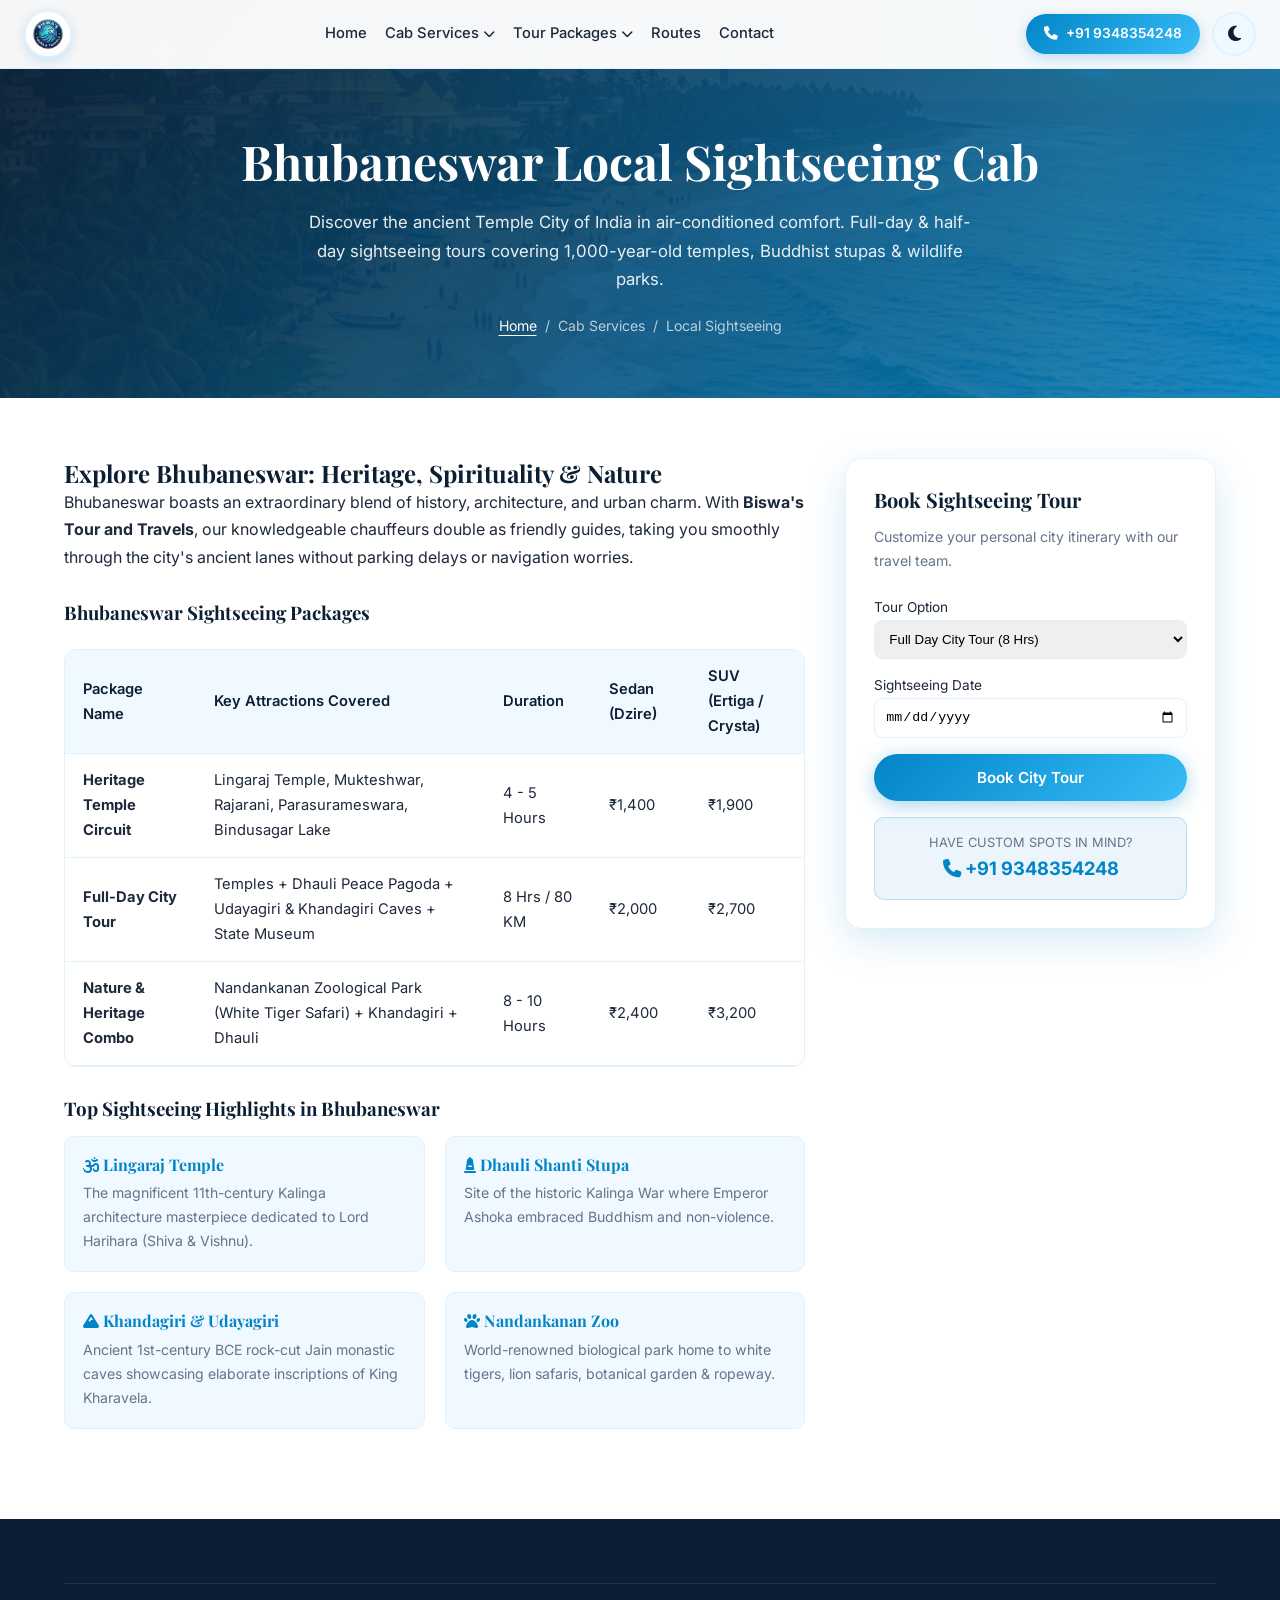
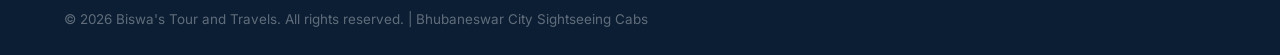
<file: local-sightseeing-bhubaneswar.html>
<!DOCTYPE html>
<html lang="en">

<head>
  <meta charset="UTF-8">
  <meta name="viewport" content="width=device-width, initial-scale=1.0">
  <title>Bhubaneswar Sightseeing Cab | City & Temple Tour Taxi - Biswa's</title>
  <meta name="description"
    content="Book Bhubaneswar sightseeing cab packages with Biswa's Tour and Travels. Visit Lingaraj Temple, Dhauli, Khandagiri Caves & Nandankanan Zoo at fixed rates.">
  <meta name="keywords"
    content="bhubaneswar sightseeing cab, bhubaneswar city tour taxi, temple tour bhubaneswar, nandankanan zoo cab, lingaraj temple taxi service">
  <link rel="canonical" href="local-sightseeing-bhubaneswar.html">
  <link rel="shortcut icon" href="./images/logo.png">
  <link rel="stylesheet" href="style.css">
  <link rel="stylesheet" href="https://cdnjs.cloudflare.com/ajax/libs/font-awesome/6.5.1/css/all.min.css">

  <script type="application/ld+json">
  {
    "@context": "https://schema.org",
    "@type": "TouristTrip",
    "name": "Bhubaneswar Heritage & Temple City Sightseeing Tour",
    "touristType": "Pilgrims, Culture Travelers, Families",
    "provider": {
      "@type": "TaxiService",
      "name": "Biswa's Tour and Travels",
      "telephone": "+919348354248",
      "address": {
        "@type": "PostalAddress",
        "streetAddress": "District Centre, Chandrasekharpur",
        "addressLocality": "Bhubaneswar",
        "addressRegion": "Odisha",
        "postalCode": "751016",
        "addressCountry": "IN"
      }
    },
    "description": "Full-day sightseeing tour covering ancient temples of Bhubaneswar, Dhauli Shanti Stupa, Khandagiri-Udayagiri Caves, and Nandankanan."
  }
  </script>
</head>

<body>
  <!-- NAVBAR -->
  <nav class="navbar scrolled" id="navbar">
    <div class="container">
      <a href="index.html" class="logo" aria-label="Biswa's Tour and Travels">
        <div class="logo-icon"><img src="./images/logo.png" alt="Biswa's Tour and Travels Emblem"></div>
      </a>
      
      <div class="nav-links" id="nav-links">
        <div class="mobile-nav-header">
          <div class="mobile-nav-brand">
            <div class="logo-icon"><img src="./images/logo.png" alt="Biswa's Tour and Travels"></div>
            <span>Biswa's Travels</span>
          </div>
          <button class="nav-close-btn" aria-label="Close menu">&times;</button>
        </div>

        <a href="index.html">Home</a>
        <div class="nav-dropdown">
          <a class="nav-dropdown-toggle">Cab Services <i class="fa-solid fa-chevron-down"></i></a>
          <div class="dropdown-menu">
            <a href="cab-booking-bhubaneswar.html"><i class="fa-solid fa-car"></i> Cab Booking</a>
            <a href="airport-taxi-bhubaneswar.html"><i class="fa-solid fa-plane-arrival"></i> Airport Taxi</a>
            <a href="outstation-cab-bhubaneswar.html"><i class="fa-solid fa-route"></i> Outstation Cab</a>
            <a href="local-sightseeing-bhubaneswar.html"><i class="fa-solid fa-camera"></i> Local Sightseeing</a>
          </div>
        </div>
        <div class="nav-dropdown">
          <a class="nav-dropdown-toggle">Tour Packages <i class="fa-solid fa-chevron-down"></i></a>
          <div class="dropdown-menu">
            <a href="puri-tour-package.html"><i class="fa-solid fa-om"></i> Puri Tour Package</a>
            <a href="konark-tour-package.html"><i class="fa-solid fa-sun"></i> Konark Tour Package</a>
            <a href="chilika-tour-package.html"><i class="fa-solid fa-water"></i> Chilika Lake Tour</a>
            <a href="daringbadi-tour-package.html"><i class="fa-solid fa-mountain"></i> Daringbadi Tour</a>
            <a href="simlipal-tour-package.html"><i class="fa-solid fa-paw"></i> Simlipal National Park</a>
          </div>
        </div>
        <a href="index.html#popular-routes">Routes</a>
        <a href="contact.html">Contact</a>

        <div class="mobile-nav-footer">
          <a href="tel:+919348354248" class="mobile-drawer-btn drawer-btn-call">
            <i class="fa-solid fa-phone"></i> Call (+91 9348354248)
          </a>
          <a href="https://wa.me/919348354248?text=Hello%20Biswa's%20Tour%20and%20Travels,%20I%20need%20a%20cab%20in%20Bhubaneswar." target="_blank" rel="noopener" class="mobile-drawer-btn drawer-btn-wa">
            <i class="fa-brands fa-whatsapp"></i> WhatsApp Booking
          </a>
        </div>
      </div>

      <div class="nav-actions">
        <a href="tel:+919348354248" class="nav-phone-btn"><i class="fa-solid fa-phone"></i> +91 9348354248</a>
        <button class="theme-toggle" id="theme-toggle" aria-label="Toggle dark mode">
          <i class="fa-solid fa-moon"></i><i class="fa-solid fa-sun"></i>
        </button>
        <button class="hamburger" id="hamburger" aria-label="Toggle menu">
          <span></span><span></span><span></span>
        </button>
      </div>
    </div>
  </nav>
  <div class="nav-overlay" id="nav-overlay"></div>

  <!-- PAGE HERO -->
  <section class="page-hero">
    <div class="container">
      <h1>Bhubaneswar Local Sightseeing Cab</h1>
      <p>Discover the ancient Temple City of India in air-conditioned comfort. Full-day & half-day sightseeing tours covering 1,000-year-old temples, Buddhist stupas & wildlife parks.</p>
      <div class="breadcrumbs">
        <a href="index.html">Home</a> <span>/</span> <span>Cab Services</span> <span>/</span> <span>Local Sightseeing</span>
      </div>
    </div>
  </section>

  <!-- MAIN CONTENT -->
  <section class="details-content">
    <div class="container">
      <div class="details-grid">
        <div class="details-main">
          <h2>Explore Bhubaneswar: Heritage, Spirituality & Nature</h2>
          <p>Bhubaneswar boasts an extraordinary blend of history, architecture, and urban charm. With <strong>Biswa's Tour and Travels</strong>, our knowledgeable chauffeurs double as friendly guides, taking you smoothly through the city's ancient lanes without parking delays or navigation worries.</p>

          <h3 style="margin-top:30px; margin-bottom:14px;">Bhubaneswar Sightseeing Packages</h3>
          <div class="table-responsive">
            <table class="styled-table">
              <thead>
                <tr>
                  <th>Package Name</th>
                  <th>Key Attractions Covered</th>
                  <th>Duration</th>
                  <th>Sedan (Dzire)</th>
                  <th>SUV (Ertiga / Crysta)</th>
                </tr>
              </thead>
              <tbody>
                <tr>
                  <td><strong>Heritage Temple Circuit</strong></td>
                  <td>Lingaraj Temple, Mukteshwar, Rajarani, Parasurameswara, Bindusagar Lake</td>
                  <td>4 - 5 Hours</td>
                  <td>₹1,400</td>
                  <td>₹1,900</td>
                </tr>
                <tr>
                  <td><strong>Full-Day City Tour</strong></td>
                  <td>Temples + Dhauli Peace Pagoda + Udayagiri & Khandagiri Caves + State Museum</td>
                  <td>8 Hrs / 80 KM</td>
                  <td>₹2,000</td>
                  <td>₹2,700</td>
                </tr>
                <tr>
                  <td><strong>Nature & Heritage Combo</strong></td>
                  <td>Nandankanan Zoological Park (White Tiger Safari) + Khandagiri + Dhauli</td>
                  <td>8 - 10 Hours</td>
                  <td>₹2,400</td>
                  <td>₹3,200</td>
                </tr>
              </tbody>
            </table>
          </div>

          <h3 style="margin-top:30px; margin-bottom:14px;">Top Sightseeing Highlights in Bhubaneswar</h3>
          <div style="display:grid; grid-template-columns:1fr 1fr; gap:20px; margin-bottom:30px;">
            <div style="background:var(--off-white); padding:18px; border-radius:10px; border:1px solid var(--border);">
              <h4 style="color:var(--primary); margin-bottom:6px;"><i class="fa-solid fa-om"></i> Lingaraj Temple</h4>
              <p style="font-size:0.88rem; color:var(--text-light);">The magnificent 11th-century Kalinga architecture masterpiece dedicated to Lord Harihara (Shiva & Vishnu).</p>
            </div>
            <div style="background:var(--off-white); padding:18px; border-radius:10px; border:1px solid var(--border);">
              <h4 style="color:var(--primary); margin-bottom:6px;"><i class="fa-solid fa-monument"></i> Dhauli Shanti Stupa</h4>
              <p style="font-size:0.88rem; color:var(--text-light);">Site of the historic Kalinga War where Emperor Ashoka embraced Buddhism and non-violence.</p>
            </div>
            <div style="background:var(--off-white); padding:18px; border-radius:10px; border:1px solid var(--border);">
              <h4 style="color:var(--primary); margin-bottom:6px;"><i class="fa-solid fa-mountain"></i> Khandagiri & Udayagiri</h4>
              <p style="font-size:0.88rem; color:var(--text-light);">Ancient 1st-century BCE rock-cut Jain monastic caves showcasing elaborate inscriptions of King Kharavela.</p>
            </div>
            <div style="background:var(--off-white); padding:18px; border-radius:10px; border:1px solid var(--border);">
              <h4 style="color:var(--primary); margin-bottom:6px;"><i class="fa-solid fa-paw"></i> Nandankanan Zoo</h4>
              <p style="font-size:0.88rem; color:var(--text-light);">World-renowned biological park home to white tigers, lion safaris, botanical garden & ropeway.</p>
            </div>
          </div>
        </div>

        <!-- SIDEBAR -->
        <aside class="sidebar">
          <div class="sidebar-booking-card">
            <h3>Book Sightseeing Tour</h3>
            <p>Customize your personal city itinerary with our travel team.</p>
            <form onsubmit="event.preventDefault(); window.open('https://wa.me/919348354248?text=' + encodeURIComponent('Hi Biswa\'s Tour and Travels, I want to book a Bhubaneswar City Sightseeing Cab on ' + document.getElementById('sight-date').value), '_blank');">
              <div class="form-group" style="margin-bottom:12px;">
                <label style="font-size:0.85rem;">Tour Option</label>
                <select style="width:100%; padding:10px; border-radius:8px; border:1px solid var(--border);">
                  <option value="Full Day (8 Hrs / 80 KM)">Full Day City Tour (8 Hrs)</option>
                  <option value="Temple Heritage (4 Hrs)">Temple Heritage Tour (4 Hrs)</option>
                  <option value="Nandankanan + Caves">Nandankanan + Caves (Full Day)</option>
                </select>
              </div>
              <div class="form-group" style="margin-bottom:16px;">
                <label style="font-size:0.85rem;">Sightseeing Date</label>
                <input type="date" id="sight-date" style="width:100%; padding:10px; border-radius:8px; border:1px solid var(--border);" required>
              </div>
              <button type="submit" class="btn btn-primary" style="width:100%; justify-content:center;">Book City Tour</button>
            </form>

            <div class="call-badge-box">
              <span>Have Custom Spots in Mind?</span>
              <a href="tel:+919348354248"><i class="fa-solid fa-phone"></i> +91 9348354248</a>
            </div>
          </div>
        </aside>
      </div>
    </div>
  </section>

  <!-- FOOTER -->
  <footer class="footer">
    <div class="container">
      <div class="footer-bottom">
        <p>&copy; 2026 Biswa's Tour and Travels. All rights reserved. | Bhubaneswar City Sightseeing Cabs</p>
      </div>
    </div>
  </footer>

  <!-- Mobile Bottom Sticky Action Bar -->
  <div class="mobile-bottom-bar">
    <a href="tel:+919348354248" class="mobile-btn mobile-btn-call"><i class="fa-solid fa-phone"></i> Call For Tour</a>
    <a href="https://wa.me/919348354248?text=Hello Biswa's Tour and Travels, I want to book a Bhubaneswar local sightseeing cab." target="_blank" class="mobile-btn mobile-btn-wa"><i class="fa-brands fa-whatsapp"></i> WhatsApp</a>
  </div>

  <script src="script.js"></script>
</body>
</html>
</file>
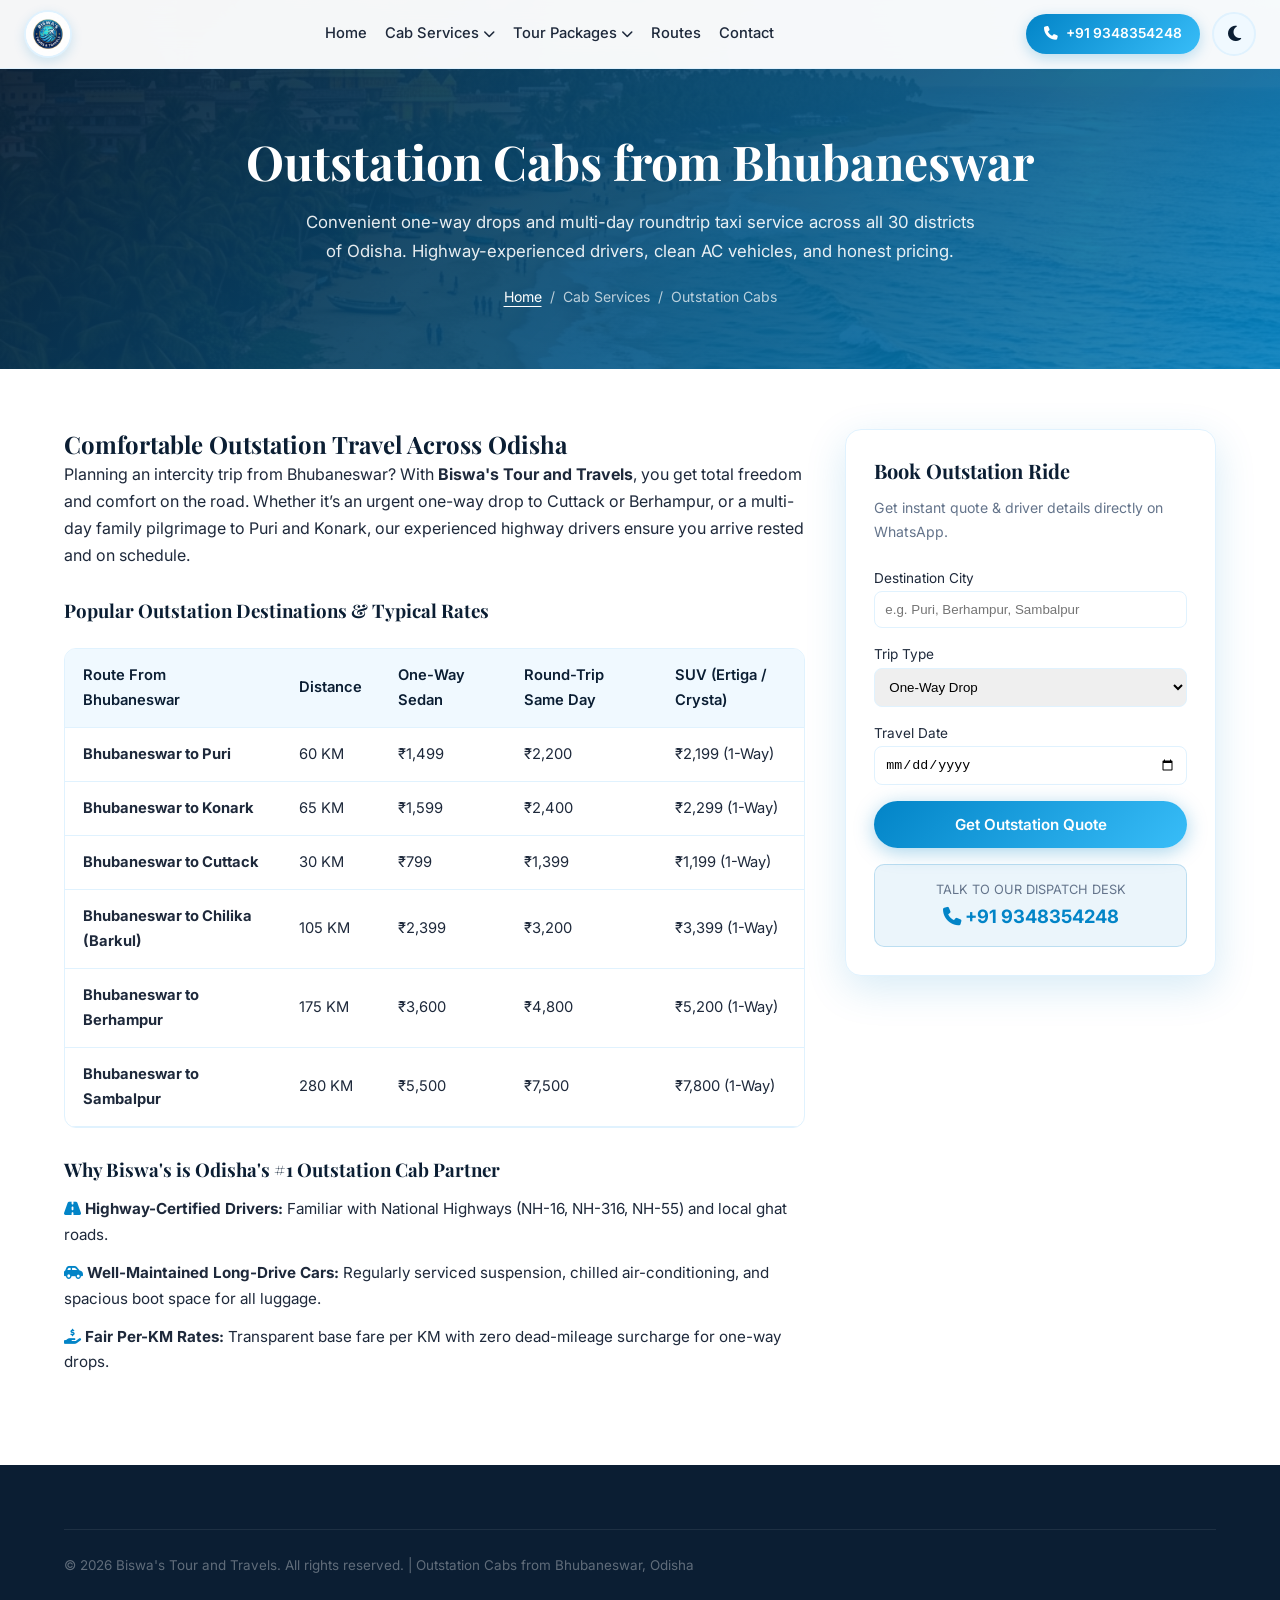
<file: outstation-cab-bhubaneswar.html>
<!DOCTYPE html>
<html lang="en">

<head>
  <meta charset="UTF-8">
  <meta name="viewport" content="width=device-width, initial-scale=1.0">
  <title>Outstation Cabs from Bhubaneswar | Taxi Hire Across Odisha - Biswa's</title>
  <meta name="description"
    content="Book affordable outstation cabs from Bhubaneswar to Puri, Cuttack, Konark, Chilika, Sambalpur & Daringbadi. Clean AC cars, expert highway drivers & fixed rates.">
  <meta name="keywords"
    content="outstation cab bhubaneswar, outstation taxi service bhubaneswar, one way cab bhubaneswar, roundtrip taxi odisha, car hire outstation bhubaneswar">
  <link rel="canonical" href="outstation-cab-bhubaneswar.html">
  <link rel="shortcut icon" href="./images/logo.png">
  <link rel="stylesheet" href="style.css">
  <link rel="stylesheet" href="https://cdnjs.cloudflare.com/ajax/libs/font-awesome/6.5.1/css/all.min.css">

  <script type="application/ld+json">
  {
    "@context": "https://schema.org",
    "@type": "Service",
    "name": "Outstation Cab Service from Bhubaneswar",
    "provider": {
      "@type": "TaxiService",
      "name": "Biswa's Tour and Travels",
      "telephone": "+919348354248",
      "address": {
        "@type": "PostalAddress",
        "streetAddress": "District Centre, Chandrasekharpur",
        "addressLocality": "Bhubaneswar",
        "addressRegion": "Odisha",
        "postalCode": "751016",
        "addressCountry": "IN"
      }
    },
    "areaServed": "Odisha & Neighboring States",
    "description": "One-way and roundtrip outstation car rental service from Bhubaneswar across Odisha."
  }
  </script>
</head>

<body>
  <!-- NAVBAR -->
  <nav class="navbar scrolled" id="navbar">
    <div class="container">
      <a href="index.html" class="logo" aria-label="Biswa's Tour and Travels">
        <div class="logo-icon"><img src="./images/logo.png" alt="Biswa's Tour and Travels Emblem"></div>
      </a>
      
      <div class="nav-links" id="nav-links">
        <div class="mobile-nav-header">
          <div class="mobile-nav-brand">
            <div class="logo-icon"><img src="./images/logo.png" alt="Biswa's Tour and Travels"></div>
            <span>Biswa's Travels</span>
          </div>
          <button class="nav-close-btn" aria-label="Close menu">&times;</button>
        </div>

        <a href="index.html">Home</a>
        <div class="nav-dropdown">
          <a class="nav-dropdown-toggle">Cab Services <i class="fa-solid fa-chevron-down"></i></a>
          <div class="dropdown-menu">
            <a href="cab-booking-bhubaneswar.html"><i class="fa-solid fa-car"></i> Cab Booking</a>
            <a href="airport-taxi-bhubaneswar.html"><i class="fa-solid fa-plane-arrival"></i> Airport Taxi</a>
            <a href="outstation-cab-bhubaneswar.html"><i class="fa-solid fa-route"></i> Outstation Cab</a>
            <a href="local-sightseeing-bhubaneswar.html"><i class="fa-solid fa-camera"></i> Local Sightseeing</a>
          </div>
        </div>
        <div class="nav-dropdown">
          <a class="nav-dropdown-toggle">Tour Packages <i class="fa-solid fa-chevron-down"></i></a>
          <div class="dropdown-menu">
            <a href="puri-tour-package.html"><i class="fa-solid fa-om"></i> Puri Tour Package</a>
            <a href="konark-tour-package.html"><i class="fa-solid fa-sun"></i> Konark Tour Package</a>
            <a href="chilika-tour-package.html"><i class="fa-solid fa-water"></i> Chilika Lake Tour</a>
            <a href="daringbadi-tour-package.html"><i class="fa-solid fa-mountain"></i> Daringbadi Tour</a>
            <a href="simlipal-tour-package.html"><i class="fa-solid fa-paw"></i> Simlipal National Park</a>
          </div>
        </div>
        <a href="index.html#popular-routes">Routes</a>
        <a href="contact.html">Contact</a>

        <div class="mobile-nav-footer">
          <a href="tel:+919348354248" class="mobile-drawer-btn drawer-btn-call">
            <i class="fa-solid fa-phone"></i> Call (+91 9348354248)
          </a>
          <a href="https://wa.me/919348354248?text=Hello%20Biswa's%20Tour%20and%20Travels,%20I%20need%20a%20cab%20in%20Bhubaneswar." target="_blank" rel="noopener" class="mobile-drawer-btn drawer-btn-wa">
            <i class="fa-brands fa-whatsapp"></i> WhatsApp Booking
          </a>
        </div>
      </div>

      <div class="nav-actions">
        <a href="tel:+919348354248" class="nav-phone-btn"><i class="fa-solid fa-phone"></i> +91 9348354248</a>
        <button class="theme-toggle" id="theme-toggle" aria-label="Toggle dark mode">
          <i class="fa-solid fa-moon"></i><i class="fa-solid fa-sun"></i>
        </button>
        <button class="hamburger" id="hamburger" aria-label="Toggle menu">
          <span></span><span></span><span></span>
        </button>
      </div>
    </div>
  </nav>
  <div class="nav-overlay" id="nav-overlay"></div>

  <!-- PAGE HERO -->
  <section class="page-hero">
    <div class="container">
      <h1>Outstation Cabs from Bhubaneswar</h1>
      <p>Convenient one-way drops and multi-day roundtrip taxi service across all 30 districts of Odisha. Highway-experienced drivers, clean AC vehicles, and honest pricing.</p>
      <div class="breadcrumbs">
        <a href="index.html">Home</a> <span>/</span> <span>Cab Services</span> <span>/</span> <span>Outstation Cabs</span>
      </div>
    </div>
  </section>

  <!-- MAIN CONTENT -->
  <section class="details-content">
    <div class="container">
      <div class="details-grid">
        <div class="details-main">
          <h2>Comfortable Outstation Travel Across Odisha</h2>
          <p>Planning an intercity trip from Bhubaneswar? With <strong>Biswa's Tour and Travels</strong>, you get total freedom and comfort on the road. Whether it’s an urgent one-way drop to Cuttack or Berhampur, or a multi-day family pilgrimage to Puri and Konark, our experienced highway drivers ensure you arrive rested and on schedule.</p>

          <h3 style="margin-top:30px; margin-bottom:14px;">Popular Outstation Destinations & Typical Rates</h3>
          <div class="table-responsive">
            <table class="styled-table">
              <thead>
                <tr>
                  <th>Route From Bhubaneswar</th>
                  <th>Distance</th>
                  <th>One-Way Sedan</th>
                  <th>Round-Trip Same Day</th>
                  <th>SUV (Ertiga / Crysta)</th>
                </tr>
              </thead>
              <tbody>
                <tr>
                  <td><strong>Bhubaneswar to Puri</strong></td>
                  <td>60 KM</td>
                  <td>₹1,499</td>
                  <td>₹2,200</td>
                  <td>₹2,199 (1-Way)</td>
                </tr>
                <tr>
                  <td><strong>Bhubaneswar to Konark</strong></td>
                  <td>65 KM</td>
                  <td>₹1,599</td>
                  <td>₹2,400</td>
                  <td>₹2,299 (1-Way)</td>
                </tr>
                <tr>
                  <td><strong>Bhubaneswar to Cuttack</strong></td>
                  <td>30 KM</td>
                  <td>₹799</td>
                  <td>₹1,399</td>
                  <td>₹1,199 (1-Way)</td>
                </tr>
                <tr>
                  <td><strong>Bhubaneswar to Chilika (Barkul)</strong></td>
                  <td>105 KM</td>
                  <td>₹2,399</td>
                  <td>₹3,200</td>
                  <td>₹3,399 (1-Way)</td>
                </tr>
                <tr>
                  <td><strong>Bhubaneswar to Berhampur</strong></td>
                  <td>175 KM</td>
                  <td>₹3,600</td>
                  <td>₹4,800</td>
                  <td>₹5,200 (1-Way)</td>
                </tr>
                <tr>
                  <td><strong>Bhubaneswar to Sambalpur</strong></td>
                  <td>280 KM</td>
                  <td>₹5,500</td>
                  <td>₹7,500</td>
                  <td>₹7,800 (1-Way)</td>
                </tr>
              </tbody>
            </table>
          </div>

          <h3 style="margin-top:30px; margin-bottom:14px;">Why Biswa's is Odisha's #1 Outstation Cab Partner</h3>
          <ul style="display:flex; flex-direction:column; gap:12px; font-size:0.95rem; color:var(--text); margin-bottom:30px;">
            <li><i class="fa-solid fa-road" style="color:var(--primary);"></i> <strong>Highway-Certified Drivers:</strong> Familiar with National Highways (NH-16, NH-316, NH-55) and local ghat roads.</li>
            <li><i class="fa-solid fa-car-side" style="color:var(--primary);"></i> <strong>Well-Maintained Long-Drive Cars:</strong> Regularly serviced suspension, chilled air-conditioning, and spacious boot space for all luggage.</li>
            <li><i class="fa-solid fa-hand-holding-dollar" style="color:var(--primary);"></i> <strong>Fair Per-KM Rates:</strong> Transparent base fare per KM with zero dead-mileage surcharge for one-way drops.</li>
          </ul>
        </div>

        <!-- SIDEBAR -->
        <aside class="sidebar">
          <div class="sidebar-booking-card">
            <h3>Book Outstation Ride</h3>
            <p>Get instant quote & driver details directly on WhatsApp.</p>
            <form onsubmit="event.preventDefault(); window.open('https://wa.me/919348354248?text=' + encodeURIComponent('Hi Biswa\'s Tour and Travels, I need an Outstation Cab from Bhubaneswar to ' + document.getElementById('out-dest').value + ' on ' + document.getElementById('out-date').value), '_blank');">
              <div class="form-group" style="margin-bottom:12px;">
                <label style="font-size:0.85rem;">Destination City</label>
                <input type="text" id="out-dest" placeholder="e.g. Puri, Berhampur, Sambalpur" style="width:100%; padding:10px; border-radius:8px; border:1px solid var(--border);" required>
              </div>
              <div class="form-group" style="margin-bottom:12px;">
                <label style="font-size:0.85rem;">Trip Type</label>
                <select style="width:100%; padding:10px; border-radius:8px; border:1px solid var(--border);">
                  <option value="One-Way Drop">One-Way Drop</option>
                  <option value="Roundtrip Same Day">Roundtrip (Same Day)</option>
                  <option value="Multi-day Trip">Multi-day Outstation</option>
                </select>
              </div>
              <div class="form-group" style="margin-bottom:16px;">
                <label style="font-size:0.85rem;">Travel Date</label>
                <input type="date" id="out-date" style="width:100%; padding:10px; border-radius:8px; border:1px solid var(--border);" required>
              </div>
              <button type="submit" class="btn btn-primary" style="width:100%; justify-content:center;">Get Outstation Quote</button>
            </form>

            <div class="call-badge-box">
              <span>Talk to our Dispatch Desk</span>
              <a href="tel:+919348354248"><i class="fa-solid fa-phone"></i> +91 9348354248</a>
            </div>
          </div>
        </aside>
      </div>
    </div>
  </section>

  <!-- FOOTER -->
  <footer class="footer">
    <div class="container">
      <div class="footer-bottom">
        <p>&copy; 2026 Biswa's Tour and Travels. All rights reserved. | Outstation Cabs from Bhubaneswar, Odisha</p>
      </div>
    </div>
  </footer>

  <!-- Mobile Bottom Sticky Action Bar -->
  <div class="mobile-bottom-bar">
    <a href="tel:+919348354248" class="mobile-btn mobile-btn-call"><i class="fa-solid fa-phone"></i> Call For Outstation</a>
    <a href="https://wa.me/919348354248?text=Hello Biswa's Tour and Travels, I need an outstation cab from Bhubaneswar." target="_blank" class="mobile-btn mobile-btn-wa"><i class="fa-brands fa-whatsapp"></i> WhatsApp</a>
  </div>

  <script src="script.js"></script>
</body>
</html>
</file>
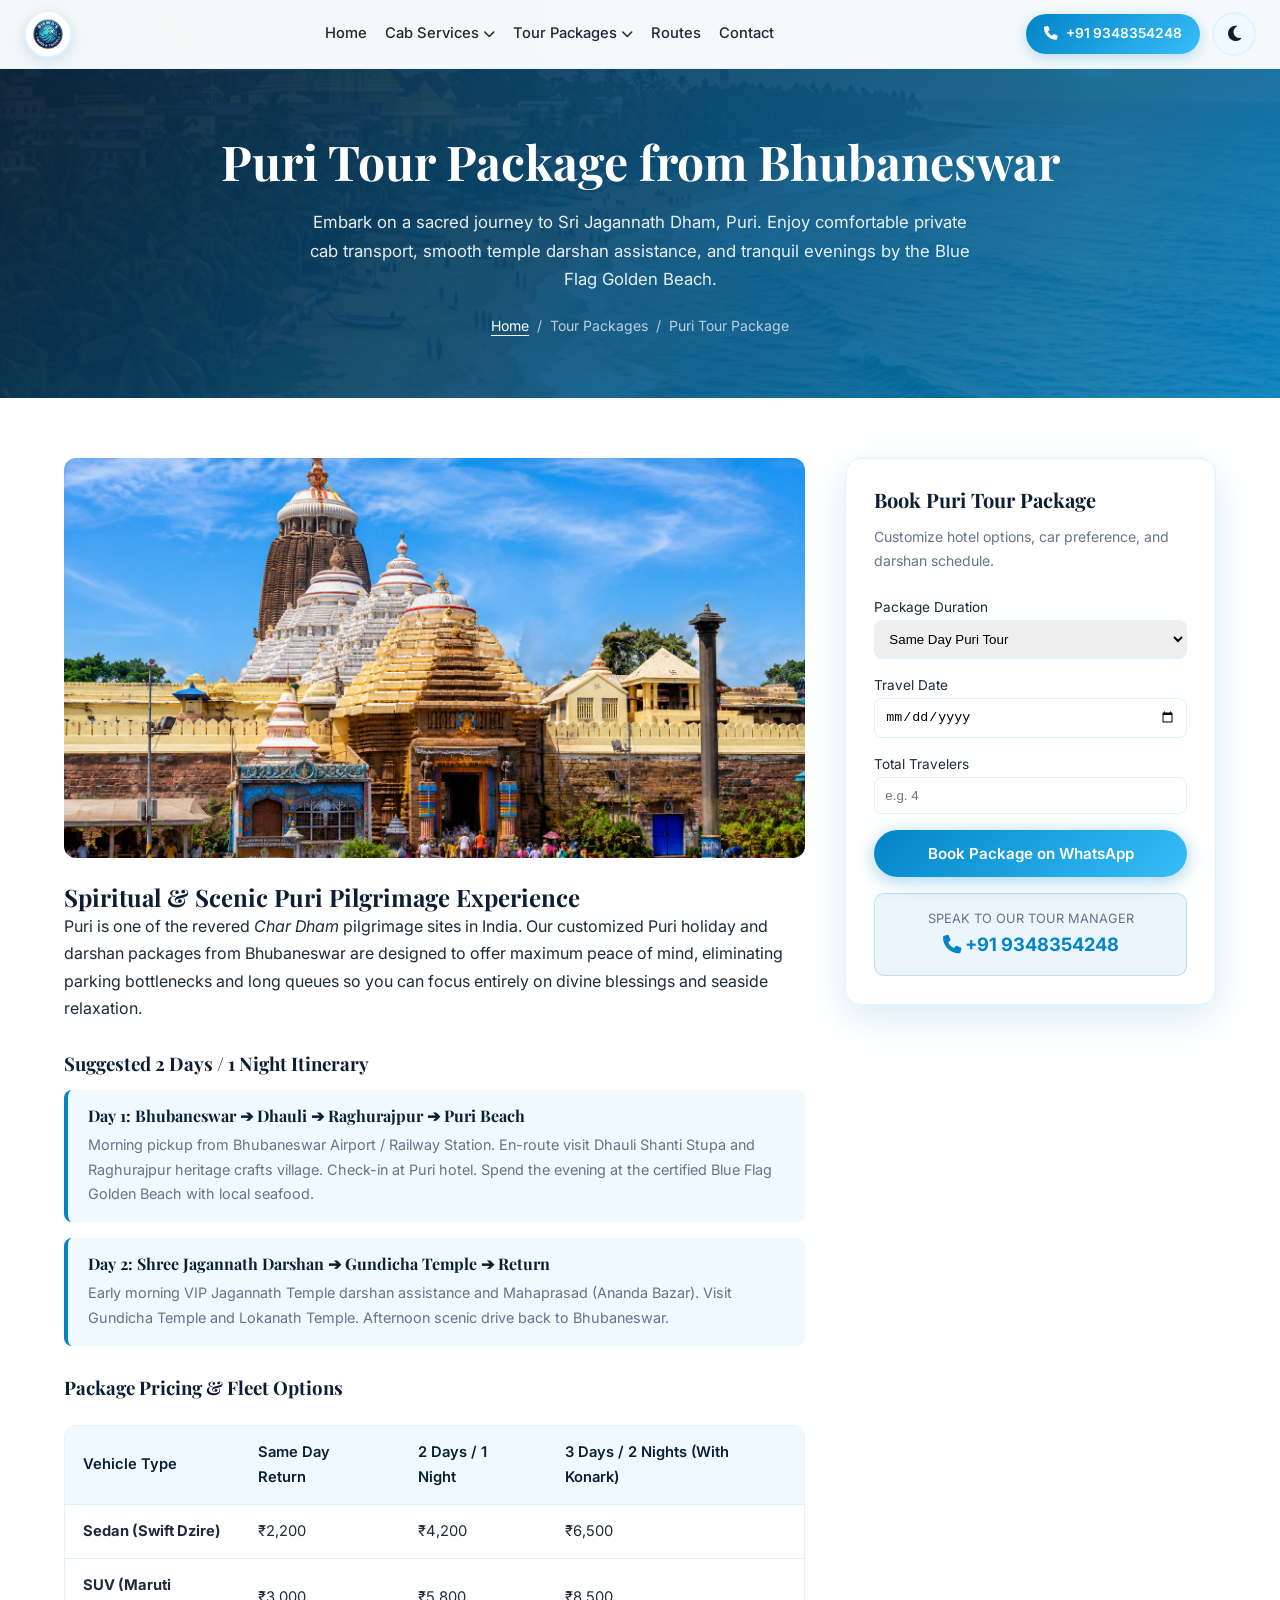
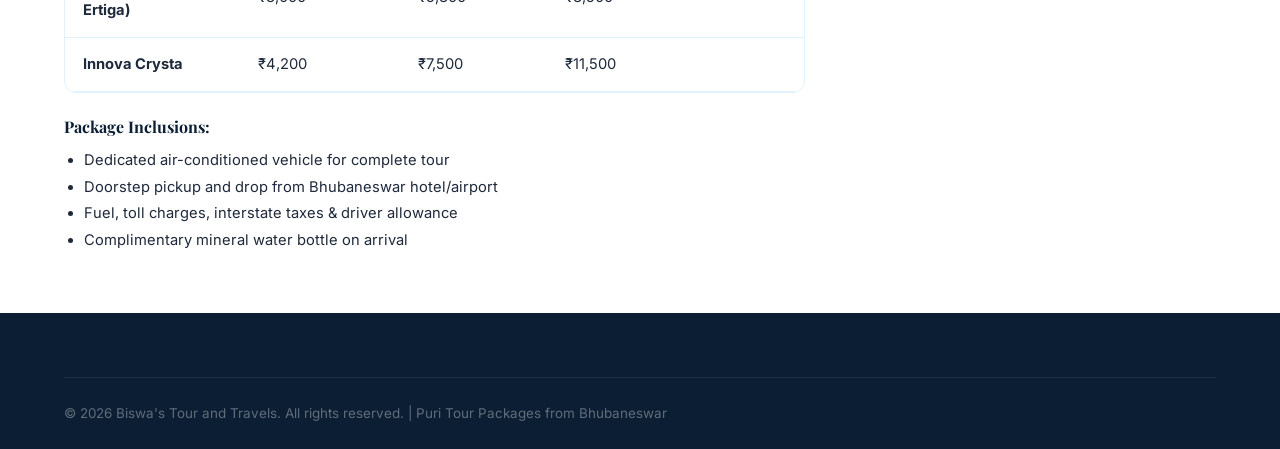
<file: puri-tour-package.html>
<!DOCTYPE html>
<html lang="en">

<head>
  <meta charset="UTF-8">
  <meta name="viewport" content="width=device-width, initial-scale=1.0">
  <title>Puri Tour Package from Bhubaneswar | Jagannath Darshan & Beach - Biswa's</title>
  <meta name="description"
    content="Book affordable Puri tour packages from Bhubaneswar with Biswa's Tour and Travels. Private AC cab, Jagannath temple darshan assist, Golden Beach & Raghurajpur.">
  <meta name="keywords"
    content="puri tour package from bhubaneswar, jagannath puri tour, puri cab package, puri holiday packages, bhubaneswar to puri tour package">
  <link rel="canonical" href="puri-tour-package.html">
  <link rel="shortcut icon" href="./images/logo.png">
  <link rel="stylesheet" href="style.css">
  <link rel="stylesheet" href="https://cdnjs.cloudflare.com/ajax/libs/font-awesome/6.5.1/css/all.min.css">

  <script type="application/ld+json">
  {
    "@context": "https://schema.org",
    "@type": "TouristTrip",
    "name": "Puri Jagannath Temple & Beach Tour Package",
    "touristType": "Pilgrims, Families, Beach Lovers",
    "provider": {
      "@type": "TravelAgency",
      "name": "Biswa's Tour and Travels",
      "telephone": "+919348354248",
      "address": {
        "@type": "PostalAddress",
        "streetAddress": "District Centre, Chandrasekharpur",
        "addressLocality": "Bhubaneswar",
        "addressRegion": "Odisha",
        "postalCode": "751016",
        "addressCountry": "IN"
      }
    },
    "description": "Comprehensive 2 Days / 1 Night and 3 Days / 2 Nights Puri tour package including Jagannath Temple darshan, Golden Beach, Raghurajpur, and private AC taxi."
  }
  </script>
</head>

<body>
  <!-- NAVBAR -->
  <nav class="navbar scrolled" id="navbar">
    <div class="container">
      <a href="index.html" class="logo" aria-label="Biswa's Tour and Travels">
        <div class="logo-icon"><img src="./images/logo.png" alt="Biswa's Tour and Travels Emblem"></div>
      </a>
      
      <div class="nav-links" id="nav-links">
        <div class="mobile-nav-header">
          <div class="mobile-nav-brand">
            <div class="logo-icon"><img src="./images/logo.png" alt="Biswa's Tour and Travels"></div>
            <span>Biswa's Travels</span>
          </div>
          <button class="nav-close-btn" aria-label="Close menu">&times;</button>
        </div>

        <a href="index.html">Home</a>
        <div class="nav-dropdown">
          <a class="nav-dropdown-toggle">Cab Services <i class="fa-solid fa-chevron-down"></i></a>
          <div class="dropdown-menu">
            <a href="cab-booking-bhubaneswar.html"><i class="fa-solid fa-car"></i> Cab Booking</a>
            <a href="airport-taxi-bhubaneswar.html"><i class="fa-solid fa-plane-arrival"></i> Airport Taxi</a>
            <a href="outstation-cab-bhubaneswar.html"><i class="fa-solid fa-route"></i> Outstation Cab</a>
            <a href="local-sightseeing-bhubaneswar.html"><i class="fa-solid fa-camera"></i> Local Sightseeing</a>
          </div>
        </div>
        <div class="nav-dropdown">
          <a class="nav-dropdown-toggle">Tour Packages <i class="fa-solid fa-chevron-down"></i></a>
          <div class="dropdown-menu">
            <a href="puri-tour-package.html"><i class="fa-solid fa-om"></i> Puri Tour Package</a>
            <a href="konark-tour-package.html"><i class="fa-solid fa-sun"></i> Konark Tour Package</a>
            <a href="chilika-tour-package.html"><i class="fa-solid fa-water"></i> Chilika Lake Tour</a>
            <a href="daringbadi-tour-package.html"><i class="fa-solid fa-mountain"></i> Daringbadi Tour</a>
            <a href="simlipal-tour-package.html"><i class="fa-solid fa-paw"></i> Simlipal National Park</a>
          </div>
        </div>
        <a href="index.html#popular-routes">Routes</a>
        <a href="contact.html">Contact</a>

        <div class="mobile-nav-footer">
          <a href="tel:+919348354248" class="mobile-drawer-btn drawer-btn-call">
            <i class="fa-solid fa-phone"></i> Call (+91 9348354248)
          </a>
          <a href="https://wa.me/919348354248?text=Hello%20Biswa's%20Tour%20and%20Travels,%20I%20need%20a%20cab%20in%20Bhubaneswar." target="_blank" rel="noopener" class="mobile-drawer-btn drawer-btn-wa">
            <i class="fa-brands fa-whatsapp"></i> WhatsApp Booking
          </a>
        </div>
      </div>

      <div class="nav-actions">
        <a href="tel:+919348354248" class="nav-phone-btn"><i class="fa-solid fa-phone"></i> +91 9348354248</a>
        <button class="theme-toggle" id="theme-toggle" aria-label="Toggle dark mode">
          <i class="fa-solid fa-moon"></i><i class="fa-solid fa-sun"></i>
        </button>
        <button class="hamburger" id="hamburger" aria-label="Toggle menu">
          <span></span><span></span><span></span>
        </button>
      </div>
    </div>
  </nav>
  <div class="nav-overlay" id="nav-overlay"></div>

  <!-- PAGE HERO -->
  <section class="page-hero">
    <div class="container">
      <h1>Puri Tour Package from Bhubaneswar</h1>
      <p>Embark on a sacred journey to Sri Jagannath Dham, Puri. Enjoy comfortable private cab transport, smooth temple darshan assistance, and tranquil evenings by the Blue Flag Golden Beach.</p>
      <div class="breadcrumbs">
        <a href="index.html">Home</a> <span>/</span> <span>Tour Packages</span> <span>/</span> <span>Puri Tour Package</span>
      </div>
    </div>
  </section>

  <!-- DETAILS CONTENT -->
  <section class="details-content">
    <div class="container">
      <div class="details-grid">
        <div class="details-main">
          <img src="images/puri img.png" alt="Sri Jagannath Temple Puri Odisha Tour by Biswa's Travels" style="border-radius:12px; margin-bottom:24px; width:100%; max-height:400px; object-fit:cover;">

          <h2>Spiritual & Scenic Puri Pilgrimage Experience</h2>
          <p>Puri is one of the revered <em>Char Dham</em> pilgrimage sites in India. Our customized Puri holiday and darshan packages from Bhubaneswar are designed to offer maximum peace of mind, eliminating parking bottlenecks and long queues so you can focus entirely on divine blessings and seaside relaxation.</p>

          <h3 style="margin-top:30px; margin-bottom:14px;">Suggested 2 Days / 1 Night Itinerary</h3>
          <div style="display:flex; flex-direction:column; gap:16px; margin-bottom:30px;">
            <div style="background:var(--off-white); border-left:4px solid var(--primary); padding:16px 20px; border-radius:8px;">
              <h4 style="color:var(--dark); margin-bottom:6px;">Day 1: Bhubaneswar ➔ Dhauli ➔ Raghurajpur ➔ Puri Beach</h4>
              <p style="font-size:0.9rem; color:var(--text-light);">Morning pickup from Bhubaneswar Airport / Railway Station. En-route visit Dhauli Shanti Stupa and Raghurajpur heritage crafts village. Check-in at Puri hotel. Spend the evening at the certified Blue Flag Golden Beach with local seafood.</p>
            </div>
            <div style="background:var(--off-white); border-left:4px solid var(--primary); padding:16px 20px; border-radius:8px;">
              <h4 style="color:var(--dark); margin-bottom:6px;">Day 2: Shree Jagannath Darshan ➔ Gundicha Temple ➔ Return</h4>
              <p style="font-size:0.9rem; color:var(--text-light);">Early morning VIP Jagannath Temple darshan assistance and Mahaprasad (Ananda Bazar). Visit Gundicha Temple and Lokanath Temple. Afternoon scenic drive back to Bhubaneswar.</p>
            </div>
          </div>

          <h3 style="margin-top:30px; margin-bottom:14px;">Package Pricing & Fleet Options</h3>
          <div class="table-responsive">
            <table class="styled-table">
              <thead>
                <tr>
                  <th>Vehicle Type</th>
                  <th>Same Day Return</th>
                  <th>2 Days / 1 Night</th>
                  <th>3 Days / 2 Nights (With Konark)</th>
                </tr>
              </thead>
              <tbody>
                <tr>
                  <td><strong>Sedan (Swift Dzire)</strong></td>
                  <td>₹2,200</td>
                  <td>₹4,200</td>
                  <td>₹6,500</td>
                </tr>
                <tr>
                  <td><strong>SUV (Maruti Ertiga)</strong></td>
                  <td>₹3,000</td>
                  <td>₹5,800</td>
                  <td>₹8,500</td>
                </tr>
                <tr>
                  <td><strong>Innova Crysta</strong></td>
                  <td>₹4,200</td>
                  <td>₹7,500</td>
                  <td>₹11,500</td>
                </tr>
              </tbody>
            </table>
          </div>

          <h4 style="margin-top:24px; margin-bottom:10px;">Package Inclusions:</h4>
          <ul style="list-style:disc; margin-left:20px; font-size:0.92rem; color:var(--text); line-height:1.8;">
            <li>Dedicated air-conditioned vehicle for complete tour</li>
            <li>Doorstep pickup and drop from Bhubaneswar hotel/airport</li>
            <li>Fuel, toll charges, interstate taxes & driver allowance</li>
            <li>Complimentary mineral water bottle on arrival</li>
          </ul>
        </div>

        <!-- SIDEBAR -->
        <aside class="sidebar">
          <div class="sidebar-booking-card">
            <h3>Book Puri Tour Package</h3>
            <p>Customize hotel options, car preference, and darshan schedule.</p>
            <form onsubmit="event.preventDefault(); window.open('https://wa.me/919348354248?text=' + encodeURIComponent('Hi Biswa\'s Tour and Travels, I want to book a Puri Tour Package on ' + document.getElementById('puri-date').value + ' for ' + document.getElementById('puri-travelers').value + ' people.'), '_blank');">
              <div class="form-group" style="margin-bottom:12px;">
                <label style="font-size:0.85rem;">Package Duration</label>
                <select style="width:100%; padding:10px; border-radius:8px; border:1px solid var(--border);">
                  <option value="Same Day Puri Tour">Same Day Puri Tour</option>
                  <option value="2D/1N Puri Weekend">2 Days / 1 Night</option>
                  <option value="3D/2N Puri + Konark">3 Days / 2 Nights (Puri + Konark)</option>
                </select>
              </div>
              <div class="form-group" style="margin-bottom:12px;">
                <label style="font-size:0.85rem;">Travel Date</label>
                <input type="date" id="puri-date" style="width:100%; padding:10px; border-radius:8px; border:1px solid var(--border);" required>
              </div>
              <div class="form-group" style="margin-bottom:16px;">
                <label style="font-size:0.85rem;">Total Travelers</label>
                <input type="number" id="puri-travelers" min="1" placeholder="e.g. 4" style="width:100%; padding:10px; border-radius:8px; border:1px solid var(--border);" required>
              </div>
              <button type="submit" class="btn btn-primary" style="width:100%; justify-content:center;">Book Package on WhatsApp</button>
            </form>

            <div class="call-badge-box">
              <span>Speak to Our Tour Manager</span>
              <a href="tel:+919348354248"><i class="fa-solid fa-phone"></i> +91 9348354248</a>
            </div>
          </div>
        </aside>
      </div>
    </div>
  </section>

  <!-- FOOTER -->
  <footer class="footer">
    <div class="container">
      <div class="footer-bottom">
        <p>&copy; 2026 Biswa's Tour and Travels. All rights reserved. | Puri Tour Packages from Bhubaneswar</p>
      </div>
    </div>
  </footer>

  <!-- Mobile Bottom Sticky Action Bar -->
  <div class="mobile-bottom-bar">
    <a href="tel:+919348354248" class="mobile-btn mobile-btn-call"><i class="fa-solid fa-phone"></i> Call For Puri Tour</a>
    <a href="https://wa.me/919348354248?text=Hello Biswa's Tour and Travels, I am interested in booking a Puri Tour Package." target="_blank" class="mobile-btn mobile-btn-wa"><i class="fa-brands fa-whatsapp"></i> WhatsApp</a>
  </div>

  <script src="script.js"></script>
</body>
</html>
</file>
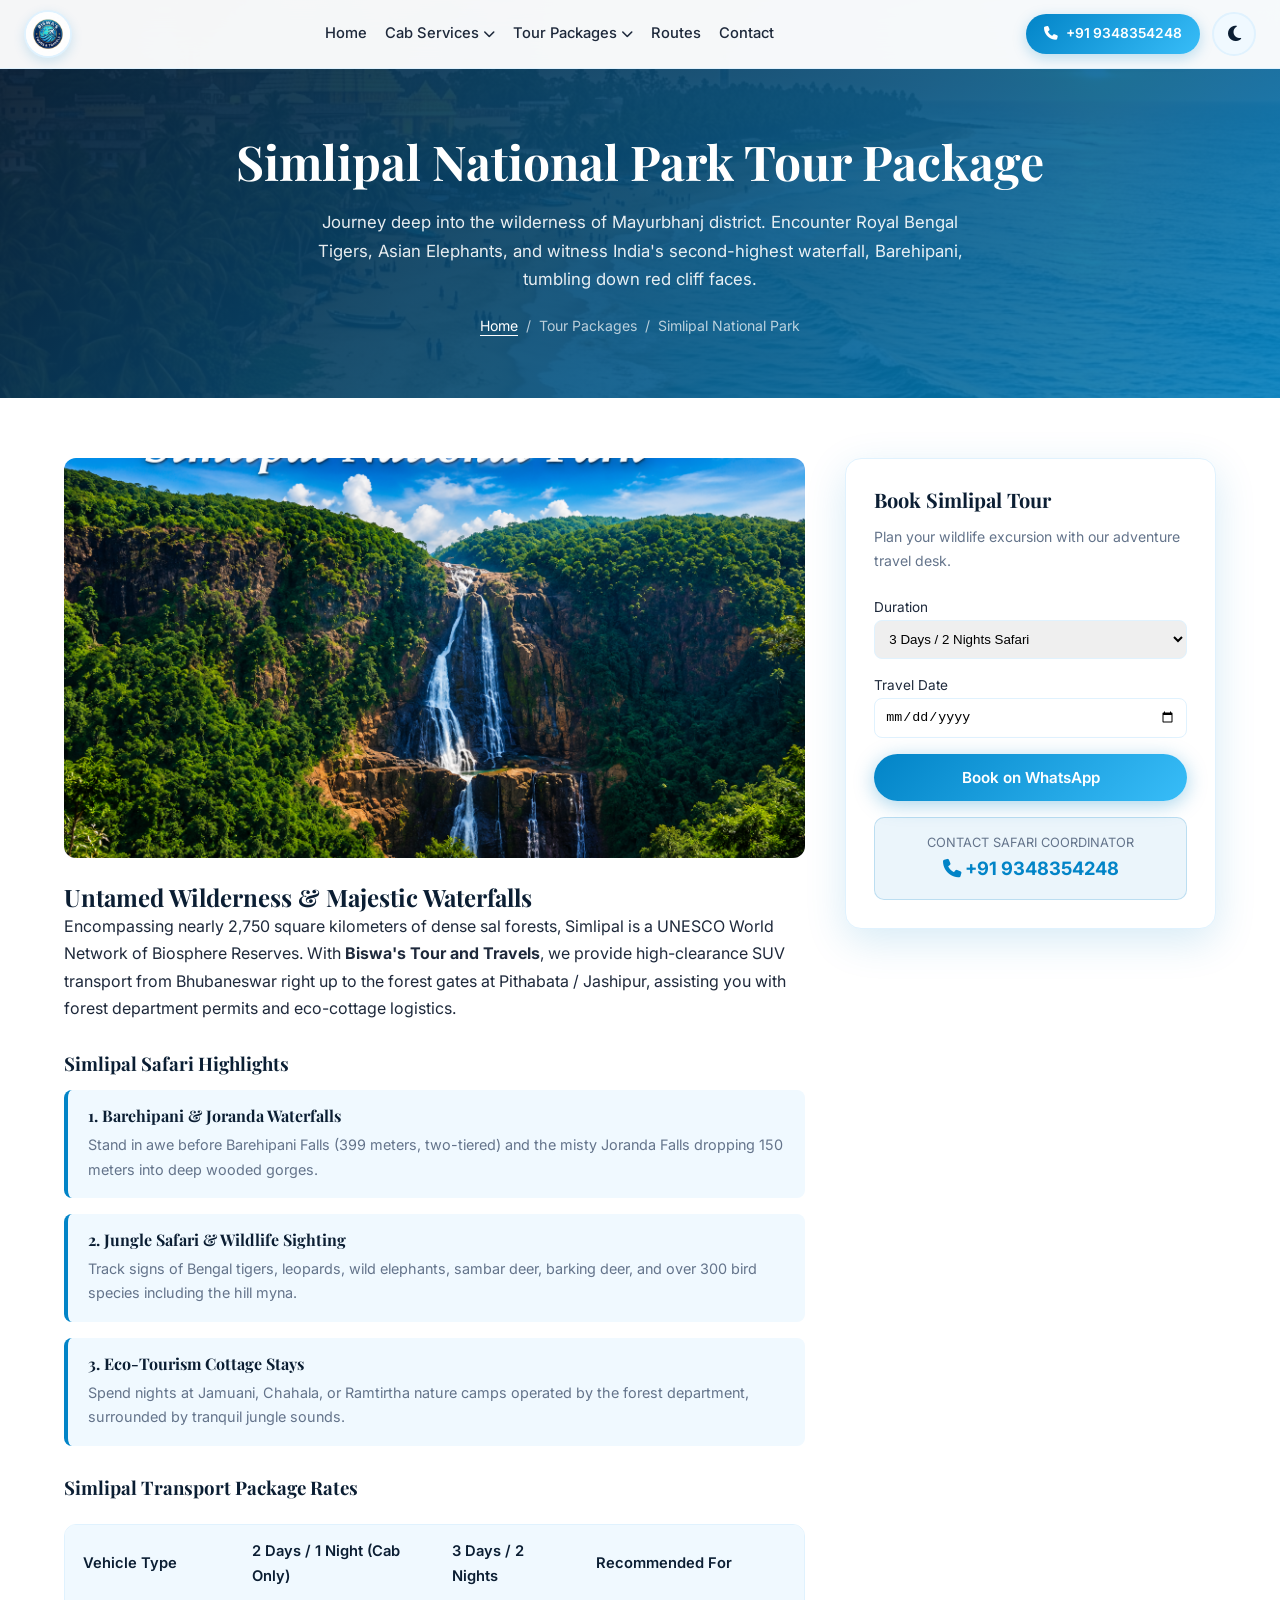
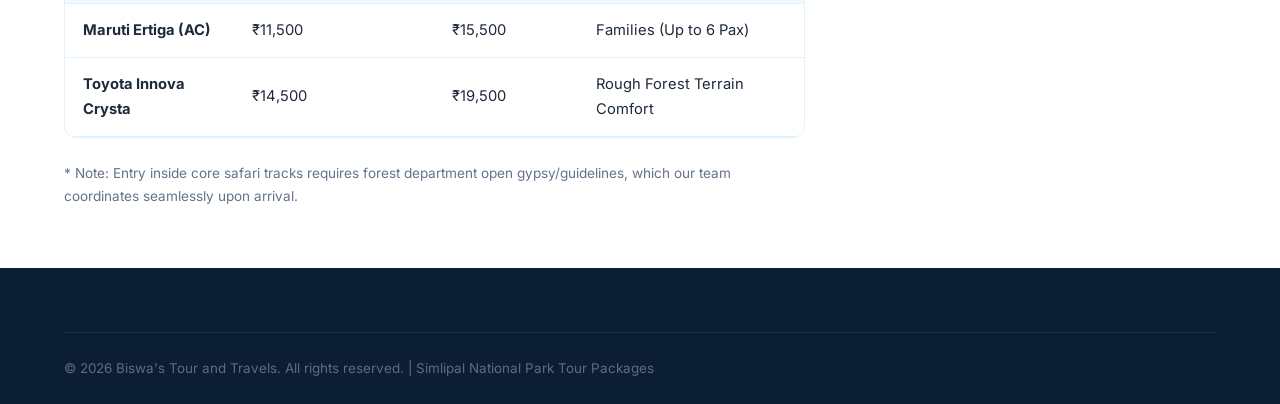
<file: simlipal-tour-package.html>
<!DOCTYPE html>
<html lang="en">

<head>
  <meta charset="UTF-8">
  <meta name="viewport" content="width=device-width, initial-scale=1.0">
  <title>Simlipal National Park Tour from Bhubaneswar | Wildlife Safari - Biswa's</title>
  <meta name="description"
    content="Book Simlipal Tiger Reserve tour packages from Bhubaneswar with Biswa's Tour and Travels. Wildlife safari, Barehipani & Joranda waterfalls, eco-camp cab hire.">
  <meta name="keywords"
    content="simlipal tour package, bhubaneswar to simlipal cab, simlipal tiger reserve safari, simlipal eco cottage package, barehipani waterfall tour">
  <link rel="canonical" href="simlipal-tour-package.html">
  <link rel="shortcut icon" href="./images/logo.png">
  <link rel="stylesheet" href="style.css">
  <link rel="stylesheet" href="https://cdnjs.cloudflare.com/ajax/libs/font-awesome/6.5.1/css/all.min.css">

  <script type="application/ld+json">
  {
    "@context": "https://schema.org",
    "@type": "TouristTrip",
    "name": "Simlipal Tiger Reserve & Waterfall Safari Tour",
    "touristType": "Wildlife Enthusiasts, Adventure Travelers",
    "provider": {
      "@type": "TravelAgency",
      "name": "Biswa's Tour and Travels",
      "telephone": "+919348354248",
      "address": {
        "@type": "PostalAddress",
        "streetAddress": "District Centre, Chandrasekharpur",
        "addressLocality": "Bhubaneswar",
        "addressRegion": "Odisha",
        "postalCode": "751016",
        "addressCountry": "IN"
      }
    },
    "description": "3 Days / 2 Nights wildlife safari to Simlipal Biosphere Reserve, featuring Royal Bengal Tigers, Asian Elephants, Barehipani Waterfall, and forest eco-resorts."
  }
  </script>
</head>

<body>
  <!-- NAVBAR -->
  <nav class="navbar scrolled" id="navbar">
    <div class="container">
      <a href="index.html" class="logo" aria-label="Biswa's Tour and Travels">
        <div class="logo-icon"><img src="./images/logo.png" alt="Biswa's Tour and Travels Emblem"></div>
      </a>
      
      <div class="nav-links" id="nav-links">
        <div class="mobile-nav-header">
          <div class="mobile-nav-brand">
            <div class="logo-icon"><img src="./images/logo.png" alt="Biswa's Tour and Travels"></div>
            <span>Biswa's Travels</span>
          </div>
          <button class="nav-close-btn" aria-label="Close menu">&times;</button>
        </div>

        <a href="index.html">Home</a>
        <div class="nav-dropdown">
          <a class="nav-dropdown-toggle">Cab Services <i class="fa-solid fa-chevron-down"></i></a>
          <div class="dropdown-menu">
            <a href="cab-booking-bhubaneswar.html"><i class="fa-solid fa-car"></i> Cab Booking</a>
            <a href="airport-taxi-bhubaneswar.html"><i class="fa-solid fa-plane-arrival"></i> Airport Taxi</a>
            <a href="outstation-cab-bhubaneswar.html"><i class="fa-solid fa-route"></i> Outstation Cab</a>
            <a href="local-sightseeing-bhubaneswar.html"><i class="fa-solid fa-camera"></i> Local Sightseeing</a>
          </div>
        </div>
        <div class="nav-dropdown">
          <a class="nav-dropdown-toggle">Tour Packages <i class="fa-solid fa-chevron-down"></i></a>
          <div class="dropdown-menu">
            <a href="puri-tour-package.html"><i class="fa-solid fa-om"></i> Puri Tour Package</a>
            <a href="konark-tour-package.html"><i class="fa-solid fa-sun"></i> Konark Tour Package</a>
            <a href="chilika-tour-package.html"><i class="fa-solid fa-water"></i> Chilika Lake Tour</a>
            <a href="daringbadi-tour-package.html"><i class="fa-solid fa-mountain"></i> Daringbadi Tour</a>
            <a href="simlipal-tour-package.html"><i class="fa-solid fa-paw"></i> Simlipal National Park</a>
          </div>
        </div>
        <a href="index.html#popular-routes">Routes</a>
        <a href="contact.html">Contact</a>

        <div class="mobile-nav-footer">
          <a href="tel:+919348354248" class="mobile-drawer-btn drawer-btn-call">
            <i class="fa-solid fa-phone"></i> Call (+91 9348354248)
          </a>
          <a href="https://wa.me/919348354248?text=Hello%20Biswa's%20Tour%20and%20Travels,%20I%20need%20a%20cab%20in%20Bhubaneswar." target="_blank" rel="noopener" class="mobile-drawer-btn drawer-btn-wa">
            <i class="fa-brands fa-whatsapp"></i> WhatsApp Booking
          </a>
        </div>
      </div>

      <div class="nav-actions">
        <a href="tel:+919348354248" class="nav-phone-btn"><i class="fa-solid fa-phone"></i> +91 9348354248</a>
        <button class="theme-toggle" id="theme-toggle" aria-label="Toggle dark mode">
          <i class="fa-solid fa-moon"></i><i class="fa-solid fa-sun"></i>
        </button>
        <button class="hamburger" id="hamburger" aria-label="Toggle menu">
          <span></span><span></span><span></span>
        </button>
      </div>
    </div>
  </nav>
  <div class="nav-overlay" id="nav-overlay"></div>

  <!-- PAGE HERO -->
  <section class="page-hero">
    <div class="container">
      <h1>Simlipal National Park Tour Package</h1>
      <p>Journey deep into the wilderness of Mayurbhanj district. Encounter Royal Bengal Tigers, Asian Elephants, and witness India's second-highest waterfall, Barehipani, tumbling down red cliff faces.</p>
      <div class="breadcrumbs">
        <a href="index.html">Home</a> <span>/</span> <span>Tour Packages</span> <span>/</span> <span>Simlipal National Park</span>
      </div>
    </div>
  </section>

  <!-- DETAILS CONTENT -->
  <section class="details-content">
    <div class="container">
      <div class="details-grid">
        <div class="details-main">
          <img src="images/shimilpala.png" alt="Simlipal Tiger Reserve Mayurbhanj Odisha Safari" style="border-radius:12px; margin-bottom:24px; width:100%; max-height:400px; object-fit:cover;">

          <h2>Untamed Wilderness & Majestic Waterfalls</h2>
          <p>Encompassing nearly 2,750 square kilometers of dense sal forests, Simlipal is a UNESCO World Network of Biosphere Reserves. With <strong>Biswa's Tour and Travels</strong>, we provide high-clearance SUV transport from Bhubaneswar right up to the forest gates at Pithabata / Jashipur, assisting you with forest department permits and eco-cottage logistics.</p>

          <h3 style="margin-top:30px; margin-bottom:14px;">Simlipal Safari Highlights</h3>
          <div style="display:flex; flex-direction:column; gap:16px; margin-bottom:30px;">
            <div style="background:var(--off-white); border-left:4px solid var(--primary); padding:16px 20px; border-radius:8px;">
              <h4 style="color:var(--dark); margin-bottom:6px;">1. Barehipani & Joranda Waterfalls</h4>
              <p style="font-size:0.9rem; color:var(--text-light);">Stand in awe before Barehipani Falls (399 meters, two-tiered) and the misty Joranda Falls dropping 150 meters into deep wooded gorges.</p>
            </div>
            <div style="background:var(--off-white); border-left:4px solid var(--primary); padding:16px 20px; border-radius:8px;">
              <h4 style="color:var(--dark); margin-bottom:6px;">2. Jungle Safari & Wildlife Sighting</h4>
              <p style="font-size:0.9rem; color:var(--text-light);">Track signs of Bengal tigers, leopards, wild elephants, sambar deer, barking deer, and over 300 bird species including the hill myna.</p>
            </div>
            <div style="background:var(--off-white); border-left:4px solid var(--primary); padding:16px 20px; border-radius:8px;">
              <h4 style="color:var(--dark); margin-bottom:6px;">3. Eco-Tourism Cottage Stays</h4>
              <p style="font-size:0.9rem; color:var(--text-light);">Spend nights at Jamuani, Chahala, or Ramtirtha nature camps operated by the forest department, surrounded by tranquil jungle sounds.</p>
            </div>
          </div>

          <h3 style="margin-top:30px; margin-bottom:14px;">Simlipal Transport Package Rates</h3>
          <div class="table-responsive">
            <table class="styled-table">
              <thead>
                <tr>
                  <th>Vehicle Type</th>
                  <th>2 Days / 1 Night (Cab Only)</th>
                  <th>3 Days / 2 Nights</th>
                  <th>Recommended For</th>
                </tr>
              </thead>
              <tbody>
                <tr>
                  <td><strong>Maruti Ertiga (AC)</strong></td>
                  <td>₹11,500</td>
                  <td>₹15,500</td>
                  <td>Families (Up to 6 Pax)</td>
                </tr>
                <tr>
                  <td><strong>Toyota Innova Crysta</strong></td>
                  <td>₹14,500</td>
                  <td>₹19,500</td>
                  <td>Rough Forest Terrain Comfort</td>
                </tr>
              </tbody>
            </table>
          </div>
          <p style="font-size:0.85rem; color:var(--text-light);">* Note: Entry inside core safari tracks requires forest department open gypsy/guidelines, which our team coordinates seamlessly upon arrival.</p>
        </div>

        <!-- SIDEBAR -->
        <aside class="sidebar">
          <div class="sidebar-booking-card">
            <h3>Book Simlipal Tour</h3>
            <p>Plan your wildlife excursion with our adventure travel desk.</p>
            <form onsubmit="event.preventDefault(); window.open('https://wa.me/919348354248?text=' + encodeURIComponent('Hi Biswa\'s Tour and Travels, I want to book a Simlipal National Park Tour on ' + document.getElementById('sim-date').value), '_blank');">
              <div class="form-group" style="margin-bottom:12px;">
                <label style="font-size:0.85rem;">Duration</label>
                <select style="width:100%; padding:10px; border-radius:8px; border:1px solid var(--border);">
                  <option value="3D/2N Simlipal Safari">3 Days / 2 Nights Safari</option>
                  <option value="2D/1N Quick Tour">2 Days / 1 Night Quick Tour</option>
                </select>
              </div>
              <div class="form-group" style="margin-bottom:16px;">
                <label style="font-size:0.85rem;">Travel Date</label>
                <input type="date" id="sim-date" style="width:100%; padding:10px; border-radius:8px; border:1px solid var(--border);" required>
              </div>
              <button type="submit" class="btn btn-primary" style="width:100%; justify-content:center;">Book on WhatsApp</button>
            </form>

            <div class="call-badge-box">
              <span>Contact Safari Coordinator</span>
              <a href="tel:+919348354248"><i class="fa-solid fa-phone"></i> +91 9348354248</a>
            </div>
          </div>
        </aside>
      </div>
    </div>
  </section>

  <!-- FOOTER -->
  <footer class="footer">
    <div class="container">
      <div class="footer-bottom">
        <p>&copy; 2026 Biswa's Tour and Travels. All rights reserved. | Simlipal National Park Tour Packages</p>
      </div>
    </div>
  </footer>

  <!-- Mobile Bottom Sticky Action Bar -->
  <div class="mobile-bottom-bar">
    <a href="tel:+919348354248" class="mobile-btn mobile-btn-call"><i class="fa-solid fa-phone"></i> Call Now</a>
    <a href="https://wa.me/919348354248?text=Hello Biswa's Tour and Travels, I want to book a Simlipal National Park Tour." target="_blank" class="mobile-btn mobile-btn-wa"><i class="fa-brands fa-whatsapp"></i> WhatsApp</a>
  </div>

  <script src="script.js"></script>
</body>
</html>
</file>
<file: style.css>
@import url('https://fonts.googleapis.com/css2?family=Inter:wght@300;400;500;600;700&family=Playfair+Display:wght@400;500;600;700&display=swap');

:root {
  --primary: #0284c7;
  --primary-dark: #0369a1;
  --primary-light: #38bdf8;
  --accent: #0ea5e9;
  --accent-gold: #f59e0b;
  --accent-light: #7dd3fc;
  --dark: #0b1e33;
  --dark-light: #132d4b;
  --text: #1e293b;
  --text-light: #64748b;
  --white: #ffffff;
  --off-white: #f0f9ff;
  --border: #e0f2fe;
  --shadow: 0 4px 24px rgba(2,132,199,0.08);
  --shadow-lg: 0 12px 40px rgba(2,132,199,0.16);
  --radius: 16px;
  --radius-sm: 10px;
  --transition: 0.3s cubic-bezier(0.4, 0, 0.2, 1);
}

*, *::before, *::after { box-sizing: border-box; margin: 0; padding: 0; }

html { scroll-behavior: smooth; font-size: 16px; }

body {
  font-family: 'Inter', sans-serif;
  color: var(--text);
  line-height: 1.7;
  background: var(--white);
  overflow-x: hidden;
}

h1, h2, h3, h4 { font-family: 'Playfair Display', serif; line-height: 1.3; color: var(--dark); }

a { text-decoration: none; color: inherit; transition: var(--transition); }
img { max-width: 100%; display: block; }
ul { list-style: none; }

.container { max-width: 1200px; margin: 0 auto; padding: 0 24px; }

/* ─── NAVBAR ─── */
.navbar {
  position: fixed; top: 0; left: 0; right: 0; z-index: 1000;
  padding: 10px 0;
  background: rgba(255, 255, 255, 0.96);
  backdrop-filter: blur(16px);
  -webkit-backdrop-filter: blur(16px);
  border-bottom: 1px solid var(--border);
  transition: var(--transition);
}
.navbar.scrolled {
  padding: 8px 0;
  box-shadow: 0 4px 20px rgba(2, 132, 199, 0.08);
}
body.dark .navbar {
  background: rgba(10, 19, 30, 0.96);
  border-bottom-color: var(--border);
}

.navbar .container {
  display: flex;
  align-items: center;
  justify-content: space-between;
  gap: 16px;
  max-width: 1320px;
}

/* ─── LOGO EMBLEM ─── */
.logo {
  display: flex;
  align-items: center;
  text-decoration: none;
  flex-shrink: 0;
}
.logo-icon {
  width: 48px;
  height: 48px;
  border-radius: 50%;
  overflow: hidden;
  display: flex;
  align-items: center;
  justify-content: center;
  background: white;
  border: 2px solid var(--border);
  box-shadow: 0 4px 12px rgba(2, 132, 199, 0.16);
  transition: transform 0.25s ease, box-shadow 0.25s ease, border-color 0.25s ease;
}
.logo:hover .logo-icon {
  transform: scale(1.06);
  box-shadow: 0 6px 18px rgba(2, 132, 199, 0.25);
  border-color: var(--primary-light);
}
.logo-icon img {
  width: 100%;
  height: 100%;
  object-fit: cover;
  display: block;
}

/* ─── NAV LINKS ─── */
.nav-links {
  display: flex;
  gap: 18px;
  align-items: center;
}
.nav-links a {
  font-size: 0.92rem;
  font-weight: 500;
  color: var(--text);
  position: relative;
  padding: 6px 0;
  display: inline-flex;
  align-items: center;
  gap: 4px;
  white-space: nowrap;
}
.nav-links a::after {
  content: '';
  position: absolute;
  bottom: -2px;
  left: 0;
  width: 0;
  height: 2px;
  background: var(--primary);
  border-radius: 2px;
  transition: var(--transition);
}
.nav-links a:hover {
  color: var(--primary);
}
.nav-links a:hover::after {
  width: 100%;
}
body.dark .nav-links a {
  color: #cbd5e1;
}
body.dark .nav-links a:hover {
  color: var(--primary-light);
}

/* ─── NAV ACTIONS ─── */
.nav-actions {
  display: flex;
  align-items: center;
  gap: 12px;
  flex-shrink: 0;
}
.nav-phone-btn {
  display: inline-flex;
  align-items: center;
  gap: 8px;
  background: linear-gradient(135deg, var(--primary), var(--primary-light));
  color: white !important;
  padding: 8px 18px;
  border-radius: 50px;
  font-weight: 600;
  font-size: 0.86rem;
  box-shadow: 0 4px 14px rgba(2, 132, 199, 0.25);
  transition: var(--transition);
  white-space: nowrap;
}
.nav-phone-btn::after {
  display: none !important;
}
.nav-phone-btn:hover {
  transform: translateY(-2px);
  box-shadow: 0 6px 20px rgba(2, 132, 199, 0.4);
  color: white;
}

/* ─── HAMBURGER ─── */
.hamburger {
  display: none;
  flex-direction: column;
  gap: 5px;
  cursor: pointer;
  background: none;
  border: none;
  padding: 6px;
  z-index: 1001;
}
.hamburger span {
  width: 24px;
  height: 2.5px;
  background: var(--dark);
  border-radius: 4px;
  transition: var(--transition);
}
body.dark .hamburger span {
  background: #cbd5e1;
}
.hamburger.active span:nth-child(1) {
  transform: rotate(45deg) translate(5px, 5px);
}
.hamburger.active span:nth-child(2) {
  opacity: 0;
}
.hamburger.active span:nth-child(3) {
  transform: rotate(-45deg) translate(5px, -5px);
}

/* ─── NAV OVERLAY (MOBILE) ─── */
.nav-overlay {
  position: fixed;
  inset: 0;
  background: rgba(0, 0, 0, 0.5);
  backdrop-filter: blur(4px);
  -webkit-backdrop-filter: blur(4px);
  z-index: 998;
  opacity: 0;
  visibility: hidden;
  transition: opacity 0.3s ease, visibility 0.3s ease;
}
.nav-overlay.active {
  opacity: 1;
  visibility: visible;
}

.mobile-nav-header,
.mobile-nav-footer {
  display: none;
}



/* ─── HERO ─── */
.hero {
  min-height: 100vh; display: flex; align-items: center; justify-content: center;
  position: relative; overflow: hidden;
  background: url('images/hero-bg.png') center/cover no-repeat;
}
.hero::before {
  content: ''; position: absolute; inset: 0;
  background: linear-gradient(135deg, rgba(11,30,51,0.82) 0%, rgba(2,132,199,0.55) 100%);
}
.hero-content {
  position: relative; z-index: 2; text-align: center;
  max-width: 780px; padding: 0 24px;
}
.hero-badge {
  display: inline-flex; align-items: center; gap: 8px;
  background: rgba(255,255,255,0.15); backdrop-filter: blur(12px);
  padding: 8px 20px; border-radius: 50px; margin-bottom: 28px;
  color: var(--accent-light); font-size: 0.85rem; font-weight: 500;
  border: 1px solid rgba(255,255,255,0.2);
}
.hero h1 {
  font-size: clamp(2.4rem, 5.5vw, 4rem); color: white;
  margin-bottom: 20px; letter-spacing: -0.5px;
}
.hero h1 span { color: var(--accent-light); }
.hero p {
  font-size: clamp(1rem, 2vw, 1.2rem); color: rgba(255,255,255,0.9);
  margin-bottom: 36px; max-width: 560px; margin-inline: auto;
}
.hero-btns { display: flex; gap: 16px; justify-content: center; flex-wrap: wrap; }

.btn {
  display: inline-flex; align-items: center; gap: 8px;
  padding: 14px 32px; border-radius: 50px; font-weight: 600;
  font-size: 0.95rem; cursor: pointer; border: none;
  transition: var(--transition); font-family: 'Inter', sans-serif;
}
.btn-primary {
  background: linear-gradient(135deg, var(--primary), var(--primary-light));
  color: white; box-shadow: 0 4px 20px rgba(2,132,199,0.35);
}
.btn-primary:hover { transform: translateY(-3px); box-shadow: 0 8px 30px rgba(2,132,199,0.45); }
.btn-outline {
  background: rgba(255,255,255,0.1); color: white;
  border: 2px solid rgba(255,255,255,0.35); backdrop-filter: blur(8px);
}
.btn-outline:hover { background: rgba(255,255,255,0.2); border-color: white; transform: translateY(-3px); }

.hero-stats {
  display: flex; gap: 48px; justify-content: center;
  margin-top: 56px; padding-top: 32px;
  border-top: 1px solid rgba(255,255,255,0.15);
}
.hero-stat { text-align: center; }
.hero-stat .number { font-family: 'Playfair Display', serif; font-size: 2rem; font-weight: 700; color: white; }
.hero-stat .label { font-size: 0.82rem; color: rgba(255,255,255,0.65); margin-top: 4px; }
/* ─── 3D REAL ANIMATION CAR ─── */
.scene-3d {
  position: absolute;
  bottom: 0;
  left: 0;
  width: 100%;
  height: 120px;
  perspective: 800px;
  overflow: hidden;
  z-index: 2;
  background: linear-gradient(to bottom, transparent, rgba(0,0,0,0.4));
}
.road-3d {
  position: absolute;
  bottom: -40px;
  left: -50%;
  width: 200%;
  height: 120px;
  background: repeating-linear-gradient(90deg, #1e293b 0%, #1e293b 40px, #0f172a 40px, #0f172a 80px);
  transform: rotateX(75deg);
  transform-origin: bottom;
  animation: moveRoad3D 0.5s linear infinite;
  box-shadow: inset 0 20px 20px rgba(0,0,0,0.5);
}
.road-3d::before {
  content: '';
  position: absolute;
  top: 50%;
  left: 0;
  width: 100%;
  height: 4px;
  background: repeating-linear-gradient(90deg, rgba(255,255,255,0.5) 0%, rgba(255,255,255,0.5) 20px, transparent 20px, transparent 40px);
}
@keyframes moveRoad3D {
  0% { transform: rotateX(75deg) translateX(0); }
  100% { transform: rotateX(75deg) translateX(-80px); }
}

.car-3d-wrapper {
  position: absolute;
  bottom: 15px;
  left: 50%;
  transform: translateX(-50%) translateZ(50px);
  display: flex;
  flex-direction: column;
  align-items: center;
  transition: transform 0.3s;
}
.car-3d-wrapper:hover {
  transform: translateX(-50%) translateZ(100px) scale(1.1);
}

.real-3d-car {
  overflow: visible;
}
.car-body {
  animation: bounceBody 0.8s ease-in-out infinite alternate;
  transform-origin: center;
}
.car-shadow {
  animation: pulseShadow 0.8s ease-in-out infinite alternate;
  transform-origin: center;
}
.wheel {
  transform-origin: center;
}
.back-wheel {
  transform-origin: 65px 65px;
  animation: spinWheel 0.4s linear infinite;
}
.front-wheel {
  transform-origin: 155px 65px;
  animation: spinWheel 0.4s linear infinite;
}

@keyframes bounceBody {
  0% { transform: translateY(0) rotate(0deg); }
  100% { transform: translateY(-3px) rotate(-0.5deg); }
}
@keyframes pulseShadow {
  0% { transform: scale(1); opacity: 0.5; }
  100% { transform: scale(0.9); opacity: 0.3; }
}
@keyframes spinWheel {
  0% { transform: rotate(0deg); }
  100% { transform: rotate(360deg); }
}

.car-model-tag {
  position: absolute;
  top: -15px;
  background: var(--accent);
  color: var(--dark);
  font-size: 0.7rem;
  font-weight: 700;
  padding: 3px 10px;
  border-radius: 4px;
  letter-spacing: 1px;
  box-shadow: 0 4px 10px rgba(0,0,0,0.4);
  text-transform: uppercase;
  z-index: 10;
  animation: bounceBody 0.8s ease-in-out infinite alternate;
}
.car-model-tag::after {
  content: '';
  position: absolute;
  bottom: -5px;
  left: 50%;
  transform: translateX(-50%);
  border-width: 5px 5px 0;
  border-style: solid;
  border-color: var(--accent) transparent transparent transparent;
}

/* ─── SECTION COMMON ─── */
.section { padding: 100px 0; }
.section-header { text-align: center; max-width: 600px; margin: 0 auto 60px; }
.section-tag {
  display: inline-block; font-size: 0.8rem; font-weight: 600; text-transform: uppercase;
  letter-spacing: 2px; color: var(--primary); margin-bottom: 12px;
  background: rgba(2,132,199,0.08); padding: 6px 16px; border-radius: 50px;
}
.section-header h2 { font-size: clamp(1.8rem, 3.5vw, 2.5rem); margin-bottom: 16px; }
.section-header p { color: var(--text-light); font-size: 1.05rem; }

/* ─── ABOUT ─── */
.about-grid { display: grid; grid-template-columns: 1fr 1fr; gap: 60px; align-items: center; }
.about-img {
  position: relative; border-radius: var(--radius); overflow: hidden;
  box-shadow: var(--shadow-lg);
}
.about-img img { width: 100%; height: 420px; object-fit: cover; }
.about-img-badge {
  position: absolute; bottom: 24px; left: 24px;
  background: rgba(255,255,255,0.95); backdrop-filter: blur(10px);
  padding: 16px 24px; border-radius: var(--radius-sm);
  box-shadow: var(--shadow);
}
.about-img-badge .number { font-family: 'Playfair Display', serif; font-size: 1.6rem; font-weight: 700; color: var(--primary); }
.about-img-badge .label { font-size: 0.78rem; color: var(--text-light); }
.about-text h2 { font-size: clamp(1.8rem, 3vw, 2.4rem); margin-bottom: 20px; }
.about-text p { color: var(--text-light); margin-bottom: 16px; font-size: 1.02rem; }
.about-features { display: flex; flex-direction: column; gap: 16px; margin-top: 28px; }
.about-feature {
  display: flex; align-items: center; gap: 14px;
  padding: 14px 18px; background: var(--off-white); border-radius: var(--radius-sm);
  transition: var(--transition);
}
.about-feature:hover { background: rgba(2,132,199,0.06); transform: translateX(6px); }
.about-feature-icon {
  width: 42px; height: 42px; border-radius: 10px;
  background: linear-gradient(135deg, var(--primary), var(--primary-light));
  display: flex; align-items: center; justify-content: center;
  color: white; font-size: 1.1rem; flex-shrink: 0;
}
.about-feature span { font-weight: 500; font-size: 0.95rem; }

/* ─── SERVICES ─── */
.services-section { background: var(--off-white); }
.services-grid { display: grid; grid-template-columns: repeat(3, 1fr); gap: 28px; }
.service-card {
  background: white; border-radius: var(--radius); padding: 40px 32px;
  text-align: center; box-shadow: var(--shadow);
  transition: var(--transition); position: relative; overflow: hidden;
  border: 1px solid var(--border);
}
.service-card::before {
  content: ''; position: absolute; top: 0; left: 0; right: 0; height: 4px;
  background: linear-gradient(90deg, var(--primary), var(--accent));
  transform: scaleX(0); transition: var(--transition); transform-origin: left;
}
.service-card:hover { transform: translateY(-8px); box-shadow: var(--shadow-lg); border-color: transparent; }
.service-card:hover::before { transform: scaleX(1); }
.service-icon {
  width: 72px; height: 72px; margin: 0 auto 24px;
  background: linear-gradient(135deg, rgba(2,132,199,0.08), rgba(2,132,199,0.18));
  border-radius: 20px; display: flex; align-items: center; justify-content: center;
  font-size: 1.8rem; transition: var(--transition); color: var(--primary);
}
.service-card:hover .service-icon {
  background: linear-gradient(135deg, var(--primary), var(--primary-light));
  color: white; transform: scale(1.1);
}
.service-card h3 { font-size: 1.3rem; margin-bottom: 14px; }
.service-card p { color: var(--text-light); font-size: 0.95rem; line-height: 1.7; }

/* ─── PRICE CALCULATOR ─── */
.calculator-section { background: linear-gradient(135deg, var(--dark), var(--dark-light)); }
.calculator-section .section-tag { background: rgba(2,132,199,0.2); color: var(--primary-light); }
.calculator-section .section-header h2 { color: white; }
.calculator-section .section-header p { color: rgba(255,255,255,0.6); }
.calc-card {
  max-width: 620px; margin: 0 auto;
  background: rgba(255,255,255,0.06); backdrop-filter: blur(20px);
  border: 1px solid rgba(255,255,255,0.1); border-radius: var(--radius);
  padding: 40px 36px; text-align: center;
}

/* Calculator Inputs */
.calc-inputs { margin-bottom: 8px; }
.calc-field {
  display: flex; align-items: center; gap: 14px;
  background: rgba(255,255,255,0.08); border: 2px solid rgba(255,255,255,0.12);
  border-radius: var(--radius-sm); padding: 4px 8px 4px 16px;
  transition: var(--transition);
}
.calc-field:focus-within { border-color: var(--primary-light); background: rgba(255,255,255,0.1); }
.calc-field-icon { font-size: 1.1rem; color: var(--primary-light); flex-shrink: 0; }
.calc-field-icon.dest { color: var(--accent); }
.calc-field input {
  flex: 1; padding: 14px 8px; background: transparent; border: none;
  color: white; font-size: 1rem; font-family: 'Inter', sans-serif; outline: none;
}
.calc-field input::placeholder { color: rgba(255,255,255,0.35); }

.calc-connector {
  display: flex; flex-direction: column; align-items: center;
  padding: 2px 0; margin-left: 28px;
}
.calc-connector-line { width: 2px; height: 8px; background: rgba(255,255,255,0.15); }
.calc-connector-dot {
  width: 28px; height: 28px; border-radius: 50%;
  background: rgba(255,255,255,0.08); border: 1px solid rgba(255,255,255,0.15);
  display: flex; align-items: center; justify-content: center;
  color: rgba(255,255,255,0.4); font-size: 0.7rem;
}

/* Loading */
.calc-loading {
  display: none; align-items: center; justify-content: center; gap: 12px;
  padding: 24px; color: rgba(255,255,255,0.6); font-size: 0.92rem;
}
.calc-loading.show { display: flex; animation: fadeUp 0.3s ease; }
.calc-spinner {
  width: 22px; height: 22px; border: 3px solid rgba(255,255,255,0.15);
  border-top-color: var(--primary-light); border-radius: 50%;
  animation: spin 0.8s linear infinite;
}
@keyframes spin { to { transform: rotate(360deg); } }

/* Error */
.calc-error {
  display: none; align-items: center; justify-content: center; gap: 10px;
  padding: 16px 20px; margin-top: 16px; border-radius: var(--radius-sm);
  background: rgba(239,68,68,0.12); border: 1px solid rgba(239,68,68,0.25);
  color: #fca5a5; font-size: 0.9rem;
}
.calc-error.show { display: flex; animation: fadeUp 0.3s ease; }

/* Results */
.calc-results { display: none; margin-top: 24px; }
.calc-results.show { display: block; animation: fadeUp 0.4s ease; }

.calc-distance-badge {
  display: inline-flex; align-items: center; gap: 10px;
  background: rgba(2,132,199,0.18); border: 1px solid rgba(2,132,199,0.3);
  padding: 10px 24px; border-radius: 50px; margin-bottom: 24px;
  color: var(--primary-light); font-weight: 600; font-size: 0.95rem;
}
.calc-duration {
  color: rgba(255,255,255,0.4); font-weight: 400; font-size: 0.85rem;
  padding-left: 10px; border-left: 1px solid rgba(255,255,255,0.15);
}

.calc-cars-grid { display: grid; grid-template-columns: 1fr 1fr; gap: 16px; }

.calc-car-card {
  background: rgba(255,255,255,0.06); border: 1px solid rgba(255,255,255,0.1);
  border-radius: var(--radius-sm); padding: 24px 20px;
  text-align: left; transition: var(--transition); position: relative;
}
.calc-car-card:hover { background: rgba(255,255,255,0.09); border-color: rgba(255,255,255,0.18); transform: translateY(-4px); }
.calc-car-card.premium { border-color: rgba(2,132,199,0.4); }
.calc-car-card.premium:hover { border-color: rgba(2,132,199,0.6); }

.calc-car-badge {
  position: absolute; top: -10px; right: 16px;
  background: linear-gradient(135deg, var(--primary), var(--primary-light));
  color: white; font-size: 0.7rem; font-weight: 700;
  padding: 3px 12px; border-radius: 50px; text-transform: uppercase; letter-spacing: 0.5px;
}

.calc-car-header { display: flex; align-items: center; gap: 14px; margin-bottom: 16px; }
.calc-car-icon {
  width: 44px; height: 44px; border-radius: 12px;
  background: rgba(2,132,199,0.15); display: flex; align-items: center; justify-content: center;
  color: var(--primary-light); font-size: 1.1rem;
}
.calc-car-card.premium .calc-car-icon { background: rgba(2,132,199,0.25); color: var(--accent-light); }
.calc-car-card h4 { font-family: 'Inter', sans-serif; font-size: 1rem; font-weight: 700; color: white; margin-bottom: 2px; }
.calc-car-rate { font-size: 0.8rem; color: rgba(255,255,255,0.4); font-weight: 500; }

.calc-car-price {
  font-family: 'Playfair Display', serif; font-size: 2rem; font-weight: 700;
  color: var(--primary-light); margin-bottom: 8px;
  transition: var(--transition);
}
.calc-car-card.premium .calc-car-price { color: var(--accent-light); }
.calc-car-tag { font-size: 0.78rem; color: rgba(255,255,255,0.3); }

/* Google Places Autocomplete dropdown override */
.pac-container {
  border-radius: 12px; border: 1px solid rgba(255,255,255,0.15);
  box-shadow: 0 8px 32px rgba(0,0,0,0.4); margin-top: 4px;
  font-family: 'Inter', sans-serif;
}
body.dark .pac-container {
  background: #131f2e; border-color: #1e3044;
}
body.dark .pac-container .pac-item {
  border-color: #1e3044; color: #c8d6e0;
}
body.dark .pac-container .pac-item:hover { background: #1a2a38; }
body.dark .pac-container .pac-item-query { color: #e8eff5; }

@media (max-width: 520px) {
  .calc-cars-grid { grid-template-columns: 1fr; }
  .calc-card { padding: 28px 20px; }
}

/* ─── BOOKING FORM (Full-page split layout) ─── */

.booking-section { background: var(--off-white); }
.booking-card { max-width: 1200px; margin: 0 auto; }
.booking-split {
  display: grid; grid-template-columns: 45% 55%; min-height: 72vh; align-items: stretch; border-radius: var(--radius); overflow: hidden; box-shadow: var(--shadow-lg);
}
.booking-image {
  background-image: url('images/bookingimg.jpeg');
  background-size: cover;
  background-position: center top;
  background-repeat: no-repeat;
  background-color: var(--off-white);
  min-height: 100%;
  height: 100%;
}
.booking-form-wrap { display: flex; align-items: stretch; justify-content: center; background: white; height: 100%; }
.booking-inner { width: 100%; max-width: 560px; padding: 48px 44px; }
.booking-inner .form-grid { display: grid; grid-template-columns: 1fr 1fr; gap: 20px; }
.booking-inner .form-group { display: flex; flex-direction: column; gap: 8px; }
.booking-inner .form-group.full { grid-column: 1 / -1; }
.booking-inner .form-group label { font-size: 0.88rem; font-weight: 600; color: var(--text); }
.booking-inner .form-group input, .booking-inner .form-group select, .booking-inner .form-group textarea {
  padding: 14px 18px; border: 2px solid var(--border); border-radius: var(--radius-sm);
  font-size: 0.95rem; font-family: 'Inter', sans-serif; color: var(--text);
  outline: none; transition: var(--transition); background: white;
}
.booking-inner .form-group input:focus, .booking-inner .form-group select:focus { border-color: var(--primary); box-shadow: 0 0 0 3px rgba(2,132,199,0.15); }
.booking-inner .form-submit {
  margin-top: 28px; width: 100%; padding: 16px;
  background: linear-gradient(135deg, var(--primary), var(--primary-light));
  color: white; border: none; border-radius: var(--radius-sm);
  font-size: 1rem; font-weight: 700; cursor: pointer;
  font-family: 'Inter', sans-serif; transition: var(--transition);
}
.booking-inner .form-submit:hover { transform: translateY(-2px); box-shadow: 0 8px 28px rgba(2,132,199,0.35); }
.form-success { display: none; text-align: center; padding: 32px; background: rgba(2,132,199,0.06); border-radius: var(--radius-sm); margin-top: 20px; }
.form-success.show { display: block; animation: fadeUp 0.4s ease; }
.form-success .icon { font-size: 3rem; margin-bottom: 12px; }
.form-success h3 { color: var(--primary); margin-bottom: 8px; }
.form-success p { color: var(--text-light); font-size: 0.95rem; }

@media (max-width: 900px) {
  .booking-split { grid-template-columns: 1fr; }
  .booking-image { height: 280px; background-size: cover; background-position: center; }
  .booking-form-wrap { padding: 28px 16px; }
  .booking-inner { padding: 24px 16px; max-width: 100%; }
  .booking-inner .form-grid { grid-template-columns: 1fr; gap: 16px; }
  .booking-inner .form-group.full { grid-column: 1 / -1; }
  .booking-inner .form-group label { font-size: 0.85rem; }
  .booking-inner .form-group input, .booking-inner .form-group select { padding: 12px 14px; font-size: 0.9rem; }
  .booking-inner .form-submit { padding: 14px 16px; font-size: 0.95rem; margin-top: 20px; }
}

@media (max-width: 600px) {
  .booking-image { height: 200px; background-size: cover; background-position: center; }
  .booking-form-wrap { padding: 20px 12px; justify-content: flex-start; }
  .booking-inner { padding: 18px 12px; }
  .booking-inner .form-grid { gap: 12px; }
  .booking-inner .form-group label { font-size: 0.8rem; margin-bottom: 6px; }
  .booking-inner .form-group input,
  .booking-inner .form-group select,
  .booking-inner .form-group textarea { font-size: 0.9rem; padding: 11px 12px; border-radius: 8px; }
  .booking-inner .form-submit { padding: 13px 14px; font-size: 0.9rem; margin-top: 16px; border-radius: 8px; }
}

/* ─── CONTACT ─── */
.contact-grid { display: grid; grid-template-columns: 1fr 1fr; gap: 48px; }
.contact-info { display: flex; flex-direction: column; gap: 28px; }
.contact-card {
  display: flex; align-items: flex-start; gap: 18px;
  padding: 24px; background: var(--off-white); border-radius: var(--radius-sm);
  transition: var(--transition); border: 1px solid transparent;
}
.contact-card:hover { background: white; border-color: var(--border); box-shadow: var(--shadow); transform: translateY(-4px); }
.contact-icon {
  width: 50px; height: 50px; border-radius: 14px;
  background: linear-gradient(135deg, var(--primary), var(--primary-light));
  display: flex; align-items: center; justify-content: center;
  color: white; font-size: 1.2rem; flex-shrink: 0;
}
.contact-card h4 { font-size: 1rem; margin-bottom: 4px; font-family: 'Inter', sans-serif; font-weight: 600; }
.contact-card p { color: var(--text-light); font-size: 0.92rem; }
.contact-map {
  border-radius: var(--radius); overflow: hidden;
  box-shadow: var(--shadow); border: 1px solid var(--border); min-height: 380px;
}
.contact-map iframe { width: 100%; height: 100%; min-height: 380px; border: none; }

/* ─── FOOTER ─── */
.footer {
  background: var(--dark); color: rgba(255,255,255,0.7); padding: 64px 0 0;
}
.footer-grid { display: grid; grid-template-columns: 2fr 1fr 1fr 1fr; gap: 48px; margin-bottom: 48px; }
.footer-brand .logo { color: white; margin-bottom: 16px; }
.footer-brand p { font-size: 0.9rem; line-height: 1.8; color: rgba(255,255,255,0.5); max-width: 300px; }
.footer h4 {
  font-family: 'Inter', sans-serif; font-size: 0.95rem; font-weight: 600;
  color: white; margin-bottom: 20px;
}
.footer ul li { margin-bottom: 10px; }
.footer ul a { font-size: 0.9rem; color: rgba(255,255,255,0.5); }
.footer ul a:hover { color: var(--accent-light); }
.footer-social { display: flex; gap: 12px; margin-top: 20px; }
.footer-social a {
  width: 40px; height: 40px; border-radius: 10px;
  background: rgba(255,255,255,0.08); display: flex; align-items: center; justify-content: center;
  color: rgba(255,255,255,0.6); font-size: 1rem; transition: var(--transition);
}
.footer-social a:hover { background: var(--primary); color: white; transform: translateY(-3px); }
.footer-bottom {
  border-top: 1px solid rgba(255,255,255,0.08); padding: 24px 0;
  display: flex; align-items: center; justify-content: space-between;
  font-size: 0.84rem; color: rgba(255,255,255,0.35);
}

/* ─── ANIMATIONS ─── */
@keyframes fadeUp { from { opacity: 0; transform: translateY(20px); } to { opacity: 1; transform: translateY(0); } }

.reveal { opacity: 0; transform: translateY(30px); transition: opacity 0.7s ease, transform 0.7s ease; }
.reveal.visible { opacity: 1; transform: translateY(0); }

/* ─── RESPONSIVE ─── */
@media (max-width: 1180px) {
  .hamburger {
    display: flex;
  }
  .nav-phone-btn {
    display: none;
  }

  .nav-links {
    position: fixed;
    top: 0;
    right: -100%;
    width: 320px;
    max-width: 86vw;
    height: 100vh;
    background: white;
    flex-direction: column;
    padding: 20px 20px 40px;
    gap: 4px;
    box-shadow: -8px 0 35px rgba(0, 0, 0, 0.2);
    transition: right 0.35s cubic-bezier(0.4, 0, 0.2, 1);
    overflow-y: auto;
    align-items: stretch;
    z-index: 1000;
  }
  body.dark .nav-links {
    background: #0f1c2b;
    box-shadow: -8px 0 35px rgba(0, 0, 0, 0.6);
  }
  .nav-links.active {
    right: 0;
  }

  /* Drawer Header */
  .mobile-nav-header {
    display: flex;
    align-items: center;
    justify-content: space-between;
    padding-bottom: 16px;
    margin-bottom: 12px;
    border-bottom: 1px solid var(--border);
  }
  .mobile-nav-brand {
    display: flex;
    align-items: center;
    gap: 10px;
  }
  .mobile-nav-brand span {
    font-size: 0.95rem;
    font-weight: 700;
    color: var(--primary);
  }
  .nav-close-btn {
    background: var(--off-white);
    border: 1px solid var(--border);
    border-radius: 50%;
    width: 36px;
    height: 36px;
    font-size: 1.1rem;
    color: var(--dark);
    cursor: pointer;
    display: flex;
    align-items: center;
    justify-content: center;
    transition: var(--transition);
  }
  .nav-close-btn:hover {
    background: var(--primary);
    color: white;
  }
  body.dark .nav-close-btn {
    background: #15273b;
    border-color: #1a3048;
    color: #cbd5e1;
  }

  /* Drawer Navigation Links */
  .nav-links a,
  .nav-dropdown-toggle {
    font-size: 0.95rem;
    padding: 11px 14px;
    width: 100%;
    border-radius: 8px;
    display: flex;
    justify-content: space-between;
    align-items: center;
    color: var(--text);
  }
  .nav-links a::after {
    display: none;
  }
  .nav-links a:hover,
  .nav-dropdown-toggle:hover {
    background: var(--off-white);
  }
  body.dark .nav-links a:hover,
  body.dark .nav-dropdown-toggle:hover {
    background: #15273b;
  }

  /* Drawer Accordion Dropdowns */
  .nav-dropdown {
    width: 100%;
  }
  .dropdown-menu {
    position: static;
    box-shadow: none;
    border: none;
    background: var(--off-white);
    border-radius: 8px;
    margin: 4px 0 6px 12px;
    padding: 4px 0;
    opacity: 1;
    visibility: visible;
    transform: none;
    display: none;
    min-width: unset;
    width: calc(100% - 12px);
  }
  body.dark .dropdown-menu {
    background: #15273b;
  }
  .nav-dropdown.open .dropdown-menu {
    display: block;
  }
  .nav-dropdown.open .nav-dropdown-toggle i {
    transform: rotate(180deg);
  }
  .dropdown-menu a {
    padding: 9px 14px;
    font-size: 0.88rem;
  }

  /* Drawer Footer CTAs */
  .mobile-nav-footer {
    display: flex;
    flex-direction: column;
    gap: 10px;
    margin-top: 20px;
    padding-top: 16px;
    border-top: 1px solid var(--border);
  }
  .mobile-drawer-btn {
    display: flex;
    align-items: center;
    justify-content: center;
    gap: 8px;
    padding: 12px;
    border-radius: 50px;
    font-weight: 600;
    font-size: 0.9rem;
    text-align: center;
    text-decoration: none;
  }
  .drawer-btn-call {
    background: linear-gradient(135deg, var(--primary), var(--primary-light));
    color: white !important;
  }
  .drawer-btn-wa {
    background: #25d366;
    color: white !important;
  }

  .about-grid, .contact-grid { grid-template-columns: 1fr; gap: 40px; }
  .services-grid { grid-template-columns: 1fr 1fr; }
  .footer-grid { grid-template-columns: 1fr 1fr; }
  .hero-stats { gap: 20px; flex-wrap: wrap; }
  .form-grid { grid-template-columns: 1fr; }
  .booking-card { padding: 32px 24px; }
  .calc-card { padding: 32px 24px; }
  .footer-bottom { flex-direction: column; gap: 12px; text-align: center; }
  .section { padding: 72px 0; }
}


@media (max-width: 480px) {
  .hero-btns { flex-direction: column; align-items: center; }
  .btn { width: 100%; justify-content: center; }
  .booking-split { min-height: auto; }
  .booking-image { height: 160px; }
  .booking-section { padding: 60px 0; }
  .booking-inner { padding: 16px 10px; }
  .booking-form-wrap { padding: 16px 10px; }
  .booking-inner .form-group { gap: 6px; }
  .booking-inner .form-group label { font-size: 0.75rem; font-weight: 700; }
  .booking-inner .form-group input,
  .booking-inner .form-group select,
  .booking-inner .form-group textarea { font-size: 0.85rem; padding: 10px 10px; }
  .booking-inner .form-submit { padding: 12px 12px; font-size: 0.85rem; margin-top: 14px; }
}

/* ─── THEME TOGGLE ─── */
.theme-toggle {
  width: 44px; height: 44px; border-radius: 50%; border: 2px solid var(--border);
  background: var(--off-white); cursor: pointer; display: flex;
  align-items: center; justify-content: center; position: relative;
  transition: var(--transition); overflow: hidden; flex-shrink: 0;
}
.theme-toggle:hover { border-color: var(--primary); transform: scale(1.08); }
.theme-toggle .fa-moon {
  font-size: 1.1rem; color: var(--dark); transition: var(--transition);
  position: absolute;
}
.theme-toggle .fa-sun {
  font-size: 1.15rem; color: var(--accent); transition: var(--transition);
  position: absolute; opacity: 0; transform: rotate(-90deg) scale(0);
}

/* ─── DARK MODE ─── */
body.dark {
  --text: #cbd5e1;
  --text-light: #94a3b8;
  --dark: #f0f9ff;
  --dark-light: #102338;
  --white: #0a131e;
  --off-white: #0f1c2b;
  --border: #1a3048;
  --shadow: 0 4px 24px rgba(0,0,0,0.3);
  --shadow-lg: 0 12px 40px rgba(0,0,0,0.45);
  background: #0a131e;
}

body.dark .navbar {
  background: rgba(10,19,30,0.92);
  border-bottom-color: var(--border);
}
body.dark .navbar.scrolled {
  box-shadow: 0 4px 20px rgba(0,0,0,0.35);
}
body.dark .hamburger span { background: #cbd5e1; }

body.dark .theme-toggle { background: #102338; border-color: #1a3048; }
body.dark .theme-toggle .fa-moon { opacity: 0; transform: rotate(90deg) scale(0); }
body.dark .theme-toggle .fa-sun { opacity: 1; transform: rotate(0) scale(1); }

body.dark .service-card { background: #0f1c2b; border-color: #1a3048; }
body.dark .service-card:hover { border-color: var(--primary); }
body.dark .service-icon { background: linear-gradient(135deg, rgba(2,132,199,0.15), rgba(2,132,199,0.25)); }

body.dark .about-feature { background: #0f1c2b; }
body.dark .about-feature:hover { background: rgba(2,132,199,0.1); }
body.dark .about-img-badge { background: rgba(10,19,30,0.95); }

body.dark .booking-card { background: #0f1c2b; border-color: #1a3048; }
body.dark .form-group input,
body.dark .form-group select {
  background: #0a131e; border-color: #1a3048; color: #cbd5e1;
}
body.dark .form-group input::placeholder { color: #64748b; }
body.dark .form-group input:focus,
body.dark .form-group select:focus {
  border-color: var(--primary); box-shadow: 0 0 0 3px rgba(2,132,199,0.25);
}
body.dark .form-success { background: rgba(2,132,199,0.12); }

body.dark .contact-card { background: #0f1c2b; }
body.dark .contact-card:hover { background: #15273b; border-color: #1a3048; }
body.dark .contact-map { border-color: #1a3048; }

body.dark .section-tag { background: rgba(2,132,199,0.18); }

body.dark .nav-links a { color: #cbd5e1; }
body.dark .nav-links a:hover { color: var(--primary-light); }

body.dark .footer {
  background: #070d14;
  border-top: 1px solid var(--border);
}

/* ─── WHATSAPP FLOATING BUTTON ─── */
.whatsapp-float {
  position: fixed;
  bottom: 30px;
  right: 30px;
  background: #25d366;
  color: white;
  padding: 12px 24px;
  border-radius: 50px;
  display: flex;
  align-items: center;
  gap: 10px;
  text-decoration: none;
  font-weight: 600;
  box-shadow: 0 10px 25px rgba(37, 211, 102, 0.4);
  z-index: 1000;
  transition: var(--transition);
}

.whatsapp-float i {
  font-size: 1.5rem;
}

.whatsapp-float:hover {
  transform: translateY(-5px);
  background: #20ba5a;
  box-shadow: 0 15px 30px rgba(37, 211, 102, 0.5);
  color: white;
}

@media (max-width: 768px) {
  .whatsapp-float span {
    display: none;
  }
  .whatsapp-float {
    padding: 15px;
    border-radius: 50%;
    bottom: 20px;
    right: 20px;
  }
}

/* ─── NEW SECTIONS (PLACES, PACKAGES, TESTIMONIALS, MODAL) ─── */
.places-controls { display: flex; flex-wrap: wrap; gap: 20px; justify-content: space-between; align-items: center; margin-bottom: 40px; }
.search-bar { display: flex; align-items: center; background: var(--off-white); border-radius: 50px; padding: 12px 24px; gap: 12px; flex: 1; max-width: 400px; border: 1px solid var(--border); transition: var(--transition); }
.search-bar:focus-within { border-color: var(--primary); box-shadow: 0 0 0 3px rgba(2,132,199,0.15); }
.search-bar input { border: none; background: transparent; outline: none; flex: 1; font-family: 'Inter', sans-serif; font-size: 0.95rem; color: var(--text); }
.filter-buttons { display: flex; gap: 10px; flex-wrap: wrap; }
.filter-btn { padding: 8px 20px; border-radius: 50px; border: 1px solid var(--border); background: var(--off-white); cursor: pointer; font-family: 'Inter', sans-serif; font-size: 0.9rem; font-weight: 500; transition: var(--transition); color: var(--text); }
.filter-btn:hover, .filter-btn.active { background: var(--primary); color: white; border-color: var(--primary); }

.places-grid { display: grid; grid-template-columns: repeat(auto-fill, minmax(260px, 1fr)); gap: 30px; }
.place-card { background: white; border-radius: var(--radius); overflow: hidden; box-shadow: var(--shadow); transition: var(--transition); border: 1px solid var(--border); display: flex; flex-direction: column; }
.place-card.hidden { display: none; }
.place-card:hover { transform: translateY(-8px); box-shadow: var(--shadow-lg); border-color: transparent; }
.place-img-wrap { position: relative; height: 200px; overflow: hidden; }
.place-img-wrap img { width: 100%; height: 100%; object-fit: cover; transition: transform 0.5s ease; }
.place-card:hover .place-img-wrap img { transform: scale(1.08); }
.place-rating { position: absolute; top: 12px; right: 12px; background: rgba(255,255,255,0.9); backdrop-filter: blur(4px); padding: 4px 10px; border-radius: 50px; font-size: 0.8rem; font-weight: 600; color: var(--dark); display: flex; align-items: center; gap: 4px; }
.place-rating i { color: #f59e0b; }
.place-info { padding: 24px; flex: 1; display: flex; flex-direction: column; }
.place-info h3 { font-size: 1.25rem; margin-bottom: 8px; }
.place-info p { color: var(--text-light); font-size: 0.9rem; margin-bottom: 20px; flex: 1; display: -webkit-box; -webkit-line-clamp: 2; -webkit-box-orient: vertical; overflow: hidden; }
.place-btn { width: 100%; padding: 12px; border-radius: 50px; border: 1px solid var(--primary); background: transparent; color: var(--primary); font-weight: 600; cursor: pointer; transition: var(--transition); font-family: 'Inter', sans-serif; text-align: center; }
.place-btn:hover { background: var(--primary); color: white; }

.packages-section { background: var(--off-white); }
.packages-grid { display: grid; grid-template-columns: repeat(auto-fit, minmax(300px, 1fr)); gap: 30px; }
.package-card { background: white; border-radius: var(--radius); overflow: hidden; box-shadow: var(--shadow); transition: var(--transition); border: 1px solid var(--border); }
.package-card:hover { transform: translateY(-8px); box-shadow: var(--shadow-lg); border-color: transparent;}
.package-img { height: 220px; overflow: hidden; }
.package-img img { width: 100%; height: 100%; object-fit: cover; transition: transform 0.5s ease; }
.package-card:hover .package-img img { transform: scale(1.08); }
.package-content { padding: 32px 28px; }
.package-content h3 { font-size: 1.4rem; margin-bottom: 12px; }
.package-meta { display: flex; justify-content: space-between; align-items: center; margin-bottom: 20px; font-size: 0.95rem; color: var(--text-light); }
.package-price { font-size: 1.25rem; font-weight: 700; color: var(--primary); font-family: 'Inter', sans-serif; }
.package-includes { margin-bottom: 24px; display: flex; flex-direction: column; gap: 8px; }
.package-includes li { display: flex; align-items: center; gap: 10px; font-size: 0.9rem; color: var(--text); }
.package-includes li i { color: var(--primary-light); }
.btn-block { width: 100%; justify-content: center; }

.testimonials-grid { display: grid; grid-template-columns: repeat(auto-fit, minmax(280px, 1fr)); gap: 30px; }
.testimonial-card { background: var(--off-white); border-radius: var(--radius); padding: 32px; box-shadow: var(--shadow); position: relative; border: 1px solid var(--border); transition: var(--transition); }
.testimonial-card:hover { transform: translateY(-5px); box-shadow: var(--shadow-lg); background: white;}
.testimonial-stars { color: #f59e0b; margin-bottom: 16px; font-size: 0.9rem; }
.testimonial-text { font-style: italic; color: var(--text); margin-bottom: 24px; font-size: 0.95rem; line-height: 1.8; }
.testimonial-author { display: flex; align-items: center; gap: 16px; }
.testimonial-author img { width: 50px; height: 50px; border-radius: 50%; object-fit: cover; }
.testimonial-author h4 { font-size: 1rem; margin: 0; font-family: 'Inter', sans-serif; font-weight: 600; }
.testimonial-author span { font-size: 0.8rem; color: var(--text-light); }

.place-modal-overlay { position: fixed; inset: 0; background: rgba(0,0,0,0.6); backdrop-filter: blur(8px); z-index: 2000; display: none; align-items: center; justify-content: center; padding: 20px; opacity: 0; transition: opacity 0.3s ease; }
.place-modal-overlay.show { display: flex; opacity: 1; }
.place-modal-content { background: white; border-radius: var(--radius); width: 100%; max-width: 900px; max-height: 90vh; overflow-y: auto; position: relative; transform: translateY(30px); transition: transform 0.4s cubic-bezier(0.4, 0, 0.2, 1); box-shadow: 0 20px 40px rgba(0,0,0,0.2); }
.place-modal-overlay.show .place-modal-content { transform: translateY(0); }
.modal-close { position: absolute; top: 16px; right: 16px; width: 40px; height: 40px; border-radius: 50%; background: rgba(255,255,255,0.9); border: none; font-size: 1.2rem; cursor: pointer; display: flex; align-items: center; justify-content: center; z-index: 10; transition: var(--transition); box-shadow: var(--shadow); color: var(--dark); }
.modal-close:hover { background: var(--primary); color: white; }
.modal-hero { height: 350px; position: relative; }
.modal-hero img { width: 100%; height: 100%; object-fit: cover; }
.modal-hero-content { position: absolute; bottom: 0; left: 0; right: 0; padding: 40px 30px 20px; background: linear-gradient(to top, rgba(0,0,0,0.8), transparent); color: white; }
.modal-hero-content h2 { color: white; font-size: 2.5rem; margin-bottom: 8px; }
.modal-rating { display: inline-flex; align-items: center; gap: 6px; background: var(--primary); color: white; padding: 4px 12px; border-radius: 50px; font-weight: 700; font-size: 0.9rem; margin-bottom: 8px; }
.modal-details { padding: 30px; display: grid; grid-template-columns: 2fr 1fr; gap: 40px; }
.modal-main-info p { color: var(--text); font-size: 1.05rem; margin-bottom: 24px; line-height: 1.8; }
.modal-meta { display: grid; grid-template-columns: 1fr 1fr; gap: 20px; margin-bottom: 30px; }
.modal-meta-item { display: flex; flex-direction: column; gap: 4px; }
.modal-meta-item span:first-child { font-size: 0.85rem; color: var(--text-light); font-weight: 600; text-transform: uppercase; letter-spacing: 1px; }
.modal-meta-item span:last-child { font-size: 1rem; color: var(--dark); font-weight: 500; }
.modal-sidebar { background: var(--off-white); padding: 24px; border-radius: var(--radius-sm); border: 1px solid var(--border); }
.modal-sidebar h3 { font-size: 1.2rem; margin-bottom: 16px; font-family: 'Inter', sans-serif; }
.modal-facilities { display: flex; flex-direction: column; gap: 12px; margin-bottom: 24px; }
.modal-facilities li { display: flex; align-items: center; gap: 10px; font-size: 0.9rem; color: var(--text); }
.modal-facilities li i { color: var(--primary); width: 20px; text-align: center; }
.modal-map { margin-top: 30px; border-radius: var(--radius-sm); overflow: hidden; height: 250px; }
.modal-map iframe { width: 100%; height: 100%; border: none; }

.success-actions { display: flex; gap: 10px; justify-content: center; margin-top: 20px; flex-wrap: wrap; }

/* Dark mode updates */
body.dark .search-bar { background: #0f1c2b; border-color: #1a3048; }
body.dark .search-bar input { color: #cbd5e1; }
body.dark .filter-btn { background: #0f1c2b; border-color: #1a3048; color: #cbd5e1; }
body.dark .filter-btn:hover, body.dark .filter-btn.active { background: var(--primary); border-color: var(--primary); color: white; }
body.dark .place-card, body.dark .package-card { background: #0f1c2b; border-color: #1a3048; }
body.dark .place-rating { background: rgba(15,28,43,0.9); color: #e8eff5; }
body.dark .packages-section, body.dark .testimonial-card { background: #0a131e; border-color: #1a3048; }
body.dark .place-modal-content { background: #0a131e; }
body.dark .modal-close { background: rgba(15,28,43,0.9); color: #cbd5e1; }
body.dark .modal-sidebar { background: #0f1c2b; border-color: #1a3048; }
body.dark .modal-meta-item span:last-child { color: #e8eff5; }
body.dark .testimonial-text { color: #cbd5e1; }
body.dark .package-includes li { color: #cbd5e1; }
body.dark .modal-main-info p { color: #cbd5e1; }
body.dark .testimonial-card:hover { background: #15273b; }

@media (max-width: 768px) {
  .modal-details { grid-template-columns: 1fr; gap: 24px; }
}

/* Success popup overlay (added for EmailJS confirmation) */
.popup {
  position: fixed;
  top: 0;
  left: 0;
  width: 100%;
  height: 100%;
  background: rgba(0,0,0,0.6);
  display: flex; justify-content: center; align-items: center;
  opacity: 0; visibility: hidden; transition: 0.4s; z-index: 9999;
}
.popup.show { opacity: 1; visibility: visible; }
.popup-content {
  background: white; padding: 30px 50px; border-radius: 15px;
  font-size: 22px; font-weight: bold; animation: popupAnim 0.4s ease;
}
@keyframes popupAnim { from { transform: scale(0.7); opacity:0 } to { transform: scale(1); opacity:1 } }

/* Disabled submit button appearance during sending */
.form-submit[disabled] { opacity: 0.7; cursor: not-allowed; }

/* ─── DROPDOWN NAVIGATION ─── */
.nav-dropdown {
  position: relative;
  display: inline-block;
}
.nav-dropdown-toggle {
  display: flex;
  align-items: center;
  gap: 6px;
  cursor: pointer;
}
.nav-dropdown-toggle i {
  font-size: 0.75rem;
  transition: transform 0.2s ease;
}
.nav-dropdown:hover .nav-dropdown-toggle i {
  transform: rotate(180deg);
}
.dropdown-menu {
  position: absolute;
  top: 100%;
  left: 0;
  background: white;
  min-width: 230px;
  box-shadow: 0 10px 30px rgba(0, 0, 0, 0.12);
  border-radius: 12px;
  padding: 10px 0;
  border: 1px solid var(--border);
  opacity: 0;
  visibility: hidden;
  transform: translateY(10px);
  transition: all 0.25s ease;
  z-index: 1002;
}
.nav-dropdown:hover .dropdown-menu {
  opacity: 1;
  visibility: visible;
  transform: translateY(0);
}
.dropdown-menu a {
  display: flex;
  align-items: center;
  gap: 10px;
  padding: 10px 20px;
  color: var(--text);
  font-size: 0.88rem;
  font-weight: 500;
  transition: var(--transition);
}
.dropdown-menu a:hover {
  background: var(--off-white);
  color: var(--primary);
  padding-left: 24px;
}
.dropdown-menu a::after {
  display: none !important;
}
body.dark .dropdown-menu {
  background: #0f1c2b;
  border-color: #1a3048;
}
body.dark .dropdown-menu a {
  color: #cbd5e1;
}
body.dark .dropdown-menu a:hover {
  background: #15273b;
  color: var(--primary-light);
}

/* ─── WHY CHOOSE US ─── */
.why-section {
  background: var(--white);
  position: relative;
}
.features-grid {
  display: grid;
  grid-template-columns: repeat(auto-fit, minmax(260px, 1fr));
  gap: 28px;
  margin-top: 20px;
}
.feature-card {
  background: var(--white);
  border-radius: var(--radius);
  padding: 32px 24px;
  border: 1px solid var(--border);
  box-shadow: var(--shadow);
  transition: var(--transition);
  position: relative;
  overflow: hidden;
  display: flex;
  flex-direction: column;
  align-items: flex-start;
}
.feature-card:hover {
  transform: translateY(-6px);
  box-shadow: var(--shadow-lg);
  border-color: var(--primary-light);
}
.feature-icon-box {
  width: 58px;
  height: 58px;
  border-radius: 14px;
  background: linear-gradient(135deg, rgba(2, 132, 199, 0.1), rgba(14, 165, 233, 0.2));
  color: var(--primary);
  display: flex;
  align-items: center;
  justify-content: center;
  font-size: 1.5rem;
  margin-bottom: 20px;
  transition: var(--transition);
}
.feature-card:hover .feature-icon-box {
  background: linear-gradient(135deg, var(--primary), var(--primary-light));
  color: white;
  transform: scale(1.05);
}
.feature-card h3 {
  font-size: 1.2rem;
  margin-bottom: 10px;
  color: var(--dark);
}
.feature-card p {
  font-size: 0.92rem;
  color: var(--text-light);
  line-height: 1.6;
}
body.dark .feature-card {
  background: #0f1c2b;
  border-color: #1a3048;
}
body.dark .feature-card h3 {
  color: #f1f5f9;
}
body.dark .feature-card p {
  color: #94a3b8;
}

/* ─── POPULAR ROUTES SECTION ─── */
.routes-section {
  background: var(--off-white);
}
.routes-grid {
  display: grid;
  grid-template-columns: repeat(auto-fit, minmax(320px, 1fr));
  gap: 24px;
}
.route-card {
  background: white;
  border-radius: var(--radius);
  padding: 24px;
  box-shadow: var(--shadow);
  border: 1px solid var(--border);
  transition: var(--transition);
  display: flex;
  flex-direction: column;
  justify-content: space-between;
}
.route-card:hover {
  transform: translateY(-6px);
  box-shadow: var(--shadow-lg);
  border-color: var(--primary);
}
.route-header {
  display: flex;
  align-items: center;
  justify-content: space-between;
  margin-bottom: 16px;
  padding-bottom: 14px;
  border-bottom: 1px dashed var(--border);
}
.route-title {
  font-size: 1.15rem;
  font-weight: 700;
  color: var(--dark);
  display: flex;
  align-items: center;
  gap: 8px;
}
.route-title i {
  color: var(--primary);
  font-size: 0.95rem;
}
.route-badge {
  background: rgba(2, 132, 199, 0.1);
  color: var(--primary);
  font-size: 0.75rem;
  font-weight: 700;
  padding: 4px 10px;
  border-radius: 50px;
  text-transform: uppercase;
}
.route-info {
  display: flex;
  gap: 16px;
  margin-bottom: 16px;
  font-size: 0.88rem;
  color: var(--text-light);
}
.route-info span {
  display: flex;
  align-items: center;
  gap: 6px;
}
.route-info i {
  color: var(--accent);
}
.route-footer {
  display: flex;
  align-items: center;
  justify-content: space-between;
  margin-top: auto;
  padding-top: 14px;
}
.route-price-tag {
  display: flex;
  flex-direction: column;
}
.route-price-tag small {
  font-size: 0.75rem;
  color: var(--text-light);
  text-transform: uppercase;
}
.route-price-tag strong {
  font-size: 1.25rem;
  color: var(--primary);
}
.route-action-btns {
  display: flex;
  gap: 8px;
}
.btn-sm {
  padding: 8px 16px;
  font-size: 0.84rem;
  border-radius: 50px;
}
body.dark .routes-section {
  background: #0a131e;
}
body.dark .route-card {
  background: #0f1c2b;
  border-color: #1a3048;
}
body.dark .route-title {
  color: #f1f5f9;
}
body.dark .route-header {
  border-bottom-color: #1a3048;
}
body.dark .route-price-tag strong {
  color: var(--primary-light);
}

/* ─── GOOGLE REVIEWS SECTION ENHANCEMENT ─── */
.google-rating-summary {
  display: inline-flex;
  align-items: center;
  gap: 14px;
  background: white;
  border: 1px solid var(--border);
  padding: 10px 24px;
  border-radius: 50px;
  box-shadow: var(--shadow);
  margin-bottom: 30px;
}
.google-logo-icon {
  width: 26px;
  height: 26px;
  display: flex;
  align-items: center;
  justify-content: center;
  font-size: 1.2rem;
  color: #ea4335;
}
.google-rating-text {
  font-size: 0.95rem;
  font-weight: 600;
  color: var(--dark);
}
.google-rating-text span {
  color: #f59e0b;
}
.review-top-meta {
  display: flex;
  align-items: center;
  justify-content: space-between;
  margin-bottom: 14px;
}
.verified-tag {
  font-size: 0.75rem;
  color: #10b981;
  background: rgba(16, 185, 129, 0.1);
  padding: 3px 8px;
  border-radius: 50px;
  display: inline-flex;
  align-items: center;
  gap: 4px;
  font-weight: 600;
}
.review-date {
  font-size: 0.78rem;
  color: var(--text-light);
}
.review-trip-tag {
  display: inline-block;
  margin-top: 10px;
  background: rgba(2, 132, 199, 0.08);
  color: var(--primary);
  font-size: 0.78rem;
  padding: 3px 10px;
  border-radius: 20px;
  font-weight: 500;
}
body.dark .google-rating-summary {
  background: #0f1c2b;
  border-color: #1a3048;
}
body.dark .google-rating-text {
  color: #f1f5f9;
}

/* ─── FAQ ACCORDION SECTION ─── */
.faq-section {
  background: var(--white);
}
.faq-container {
  max-width: 840px;
  margin: 0 auto;
  display: flex;
  flex-direction: column;
  gap: 16px;
}
.faq-item {
  border: 1px solid var(--border);
  border-radius: 12px;
  background: var(--off-white);
  overflow: hidden;
  transition: var(--transition);
}
.faq-item.active {
  background: white;
  border-color: var(--primary);
  box-shadow: var(--shadow);
}
.faq-question {
  width: 100%;
  padding: 18px 24px;
  background: transparent;
  border: none;
  font-family: 'Inter', sans-serif;
  font-size: 1.02rem;
  font-weight: 600;
  text-align: left;
  color: var(--dark);
  cursor: pointer;
  display: flex;
  align-items: center;
  justify-content: space-between;
  gap: 16px;
}
.faq-question i {
  font-size: 0.9rem;
  color: var(--primary);
  transition: transform 0.3s ease;
  flex-shrink: 0;
}
.faq-item.active .faq-question i {
  transform: rotate(180deg);
}
.faq-answer {
  max-height: 0;
  overflow: hidden;
  transition: max-height 0.35s ease, padding 0.35s ease;
  padding: 0 24px;
  color: var(--text-light);
  font-size: 0.95rem;
  line-height: 1.7;
}
.faq-item.active .faq-answer {
  max-height: 250px;
  padding: 0 24px 20px 24px;
}
body.dark .faq-section {
  background: #0b1e33;
}
body.dark .faq-item {
  background: #0f1c2b;
  border-color: #1a3048;
}
body.dark .faq-item.active {
  background: #15273b;
  border-color: var(--primary);
}
body.dark .faq-question {
  color: #f1f5f9;
}
body.dark .faq-answer {
  color: #94a3b8;
}

/* ─── DEDICATED SUBPAGE HERO & BREADCRUMBS ─── */
.page-hero {
  padding: 130px 0 60px;
  background: linear-gradient(135deg, rgba(11, 30, 51, 0.95), rgba(2, 132, 199, 0.88)), url('images/hero-bg.png') center/cover no-repeat;
  color: white;
  text-align: center;
  position: relative;
}
.page-hero h1 {
  color: white;
  font-size: clamp(2rem, 4vw, 3rem);
  margin-bottom: 16px;
}
.page-hero p {
  max-width: 680px;
  margin: 0 auto 20px;
  color: rgba(255, 255, 255, 0.9);
  font-size: 1.05rem;
}
.breadcrumbs {
  display: flex;
  align-items: center;
  justify-content: center;
  gap: 8px;
  font-size: 0.88rem;
  color: rgba(255, 255, 255, 0.7);
  margin-top: 14px;
}
.breadcrumbs a {
  color: white;
  text-decoration: underline;
  text-underline-offset: 4px;
}
.breadcrumbs a:hover {
  color: var(--accent-light);
}

/* ─── PRICING TABLE & CONTENT DETAILS ─── */
.details-content {
  padding: 60px 0;
}
.details-grid {
  display: grid;
  grid-template-columns: 2fr 1fr;
  gap: 40px;
}
@media (max-width: 900px) {
  .details-grid {
    grid-template-columns: 1fr;
  }
}
.table-responsive {
  overflow-x: auto;
  margin: 24px 0;
  border-radius: 12px;
  border: 1px solid var(--border);
}
.styled-table {
  width: 100%;
  border-collapse: collapse;
  text-align: left;
  font-size: 0.92rem;
}
.styled-table th, .styled-table td {
  padding: 14px 18px;
  border-bottom: 1px solid var(--border);
}
.styled-table th {
  background: var(--off-white);
  color: var(--dark);
  font-weight: 600;
}
.styled-table tr:hover {
  background: rgba(2, 132, 199, 0.03);
}
body.dark .styled-table th {
  background: #0f1c2b;
  color: #f1f5f9;
  border-color: #1a3048;
}
body.dark .styled-table td {
  border-color: #1a3048;
  color: #cbd5e1;
}

/* ─── SIDEBAR BOOKING WIDGET ─── */
.sidebar-booking-card {
  background: white;
  border-radius: var(--radius);
  padding: 28px;
  border: 1px solid var(--border);
  box-shadow: var(--shadow-lg);
  position: sticky;
  top: 90px;
}
.sidebar-booking-card h3 {
  font-size: 1.25rem;
  margin-bottom: 12px;
}
.sidebar-booking-card p {
  font-size: 0.88rem;
  color: var(--text-light);
  margin-bottom: 20px;
}
.call-badge-box {
  background: rgba(2, 132, 199, 0.08);
  border: 1px solid rgba(2, 132, 199, 0.2);
  border-radius: 10px;
  padding: 14px;
  text-align: center;
  margin-top: 16px;
}
.call-badge-box span {
  display: block;
  font-size: 0.8rem;
  color: var(--text-light);
  text-transform: uppercase;
}
.call-badge-box a {
  font-size: 1.15rem;
  font-weight: 700;
  color: var(--primary);
}
body.dark .sidebar-booking-card {
  background: #0f1c2b;
  border-color: #1a3048;
}
body.dark .sidebar-booking-card h3 {
  color: #f1f5f9;
}

/* ─── MOBILE BOTTOM STICKY ACTION BAR ─── */
.mobile-bottom-bar {
  display: none;
  position: fixed;
  bottom: 0;
  left: 0;
  right: 0;
  background: white;
  border-top: 1px solid var(--border);
  padding: 10px 16px;
  box-shadow: 0 -4px 20px rgba(0, 0, 0, 0.1);
  z-index: 999;
  justify-content: space-between;
  gap: 12px;
}
.mobile-btn {
  flex: 1;
  display: flex;
  align-items: center;
  justify-content: center;
  gap: 8px;
  padding: 12px 14px;
  border-radius: 50px;
  font-weight: 600;
  font-size: 0.92rem;
  text-align: center;
  transition: var(--transition);
}
.mobile-btn-call {
  background: var(--primary);
  color: white;
}
.mobile-btn-call:hover {
  background: var(--primary-dark);
}
.mobile-btn-wa {
  background: #25d366;
  color: white;
}
.mobile-btn-wa:hover {
  background: #20ba5a;
}
body.dark .mobile-bottom-bar {
  background: #0a131e;
  border-top-color: #1a3048;
}

@media (max-width: 768px) {
  .mobile-bottom-bar {
    display: flex;
  }
  .whatsapp-float {
    bottom: 75px; /* Offset float above bottom bar */
  }
  body {
    padding-bottom: 65px; /* Prevent content clipping by sticky bar */
  }
}
</file>
